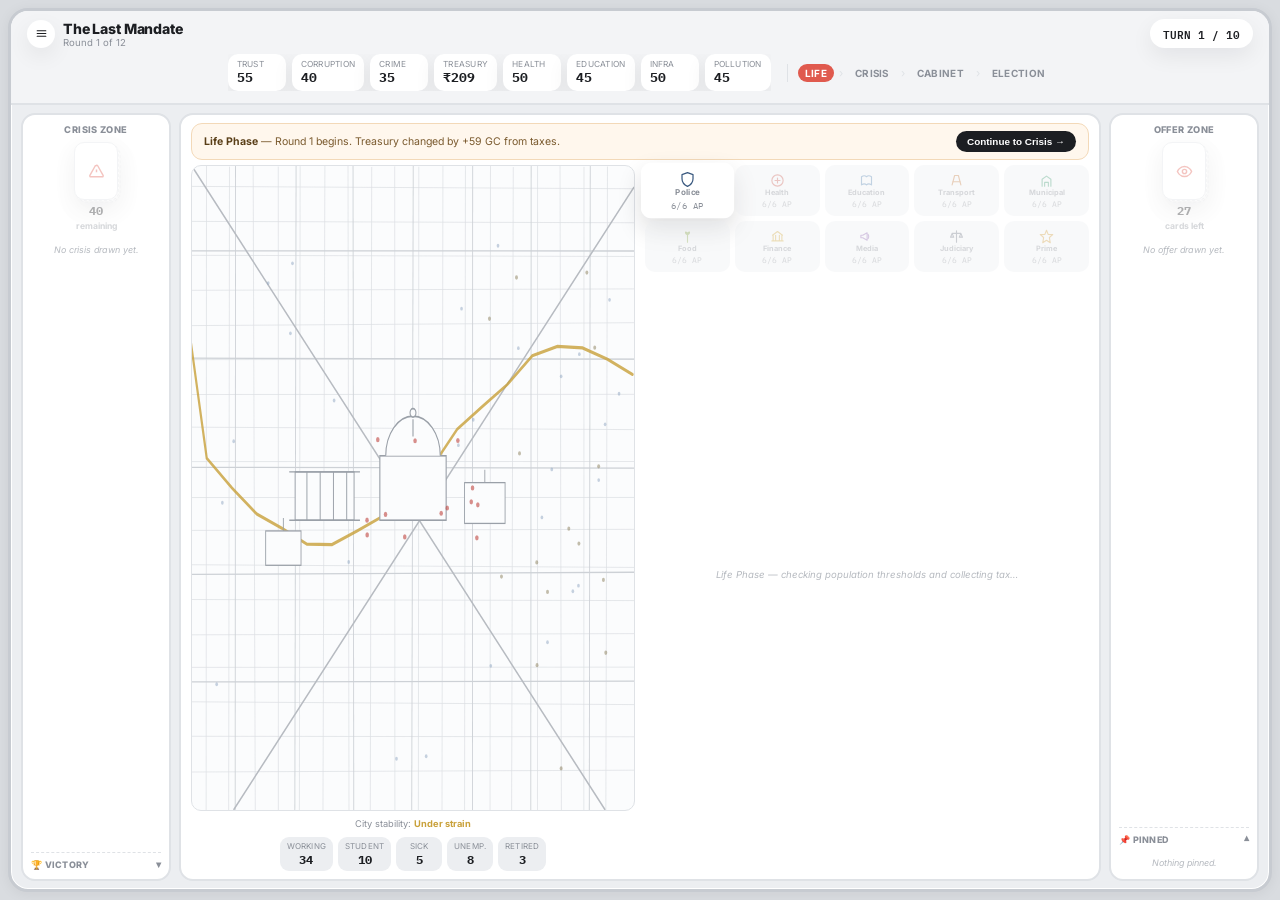
<file: last-mandate-project/index.html>
<!DOCTYPE html>
<html lang="en">
<head>
<meta charset="UTF-8">
<meta name="viewport" content="width=device-width, initial-scale=1.0">
<title>The Last Mandate</title>
<link rel="preconnect" href="https://fonts.googleapis.com">
<link href="https://fonts.googleapis.com/css2?family=Inter:wght@400;500;600;700;800&family=IBM+Plex+Mono:wght@500;600&display=swap" rel="stylesheet">
<style>
  :root{
    --bg:#eceef1; --card:#ffffff; --ink:#1c1e22; --dim:#8a8f98; --line:#dfe2e6;
    --accent:#e05a4e; --accent-soft:#fbe3e0; --good:#3f9a72;
    --shadow: 0 8px 22px rgba(20,20,30,0.07);
  }
  *{ box-sizing:border-box; }
  html, body{ height:100%; }
  body{ margin:0; background:#d9dce0; color:var(--ink); font-family:'Inter',sans-serif; -webkit-font-smoothing:antialiased; height:100vh; overflow:hidden; display:flex; flex-direction:column; }
  .mono{ font-family:'IBM Plex Mono',monospace; }

  .board-frame{ margin:8px; flex:1; min-height:0; display:flex; flex-direction:column; background:var(--bg); border:3px solid #c7cbd1; border-radius:20px; box-shadow:inset 0 0 0 1px #fff, 0 2px 14px rgba(0,0,0,0.06); overflow:hidden; }

  header{ flex:0 0 auto; padding:8px 16px 5px; border-bottom:2px solid var(--line); background:#f3f4f6; }
  .top-row{ display:flex; align-items:center; justify-content:space-between; }
  .brand{ display:flex; align-items:center; gap:8px; }
  .menu-dot{ width:28px; height:28px; border-radius:50%; background:var(--card); box-shadow:var(--shadow); display:flex; align-items:center; justify-content:center; flex-shrink:0; }
  .brand h1{ font-size:0.88rem; font-weight:800; margin:0; letter-spacing:-0.01em; }
  .brand p{ margin:0; font-size:0.6rem; color:var(--dim); }
  .round-chip{ background:var(--card); box-shadow:var(--shadow); border-radius:100px; padding:5px 13px; font-family:'IBM Plex Mono',monospace; font-size:0.66rem; font-weight:600; }
  .dash-row{ display:flex; align-items:center; justify-content:center; gap:16px; flex-wrap:wrap; padding:6px 0 7px; }
  .score-strip{ display:flex; gap:6px; overflow-x:auto; }
  .phase-crumb{ display:flex; align-items:center; gap:5px; flex-shrink:0; padding-left:10px; border-left:1.5px solid var(--line); }
  .crumb-item{ font-size:0.62rem; font-weight:700; color:var(--dim); text-transform:uppercase; letter-spacing:0.03em; padding:3px 7px; border-radius:20px; transition:all .3s ease; }
  .crumb-item.active{ color:#fff; background:var(--accent); }
  .crumb-item.done{ color:var(--good); }
  .crumb-sep{ color:var(--line); font-size:0.7rem; }
  .score-tile{ background:var(--card); border-radius:10px; padding:5px 9px; min-width:58px; flex-shrink:0; box-shadow:var(--shadow); transition:transform .5s cubic-bezier(.2,.8,.3,1), box-shadow .5s ease; }
  .score-tile .l{ font-size:0.52rem; color:var(--dim); text-transform:uppercase; letter-spacing:0.03em; }
  .score-tile .v{ font-family:'IBM Plex Mono',monospace; font-weight:700; font-size:0.8rem; }
  .score-tile.pulse{ transform:scale(1.4) translateY(-4px); box-shadow:0 16px 34px rgba(224,90,78,0.4); z-index:6; }
  .score-tile.pulse .v{ color:var(--accent); }
  .score-tile.pulse-good{ box-shadow:0 16px 34px rgba(63,154,114,0.4); }
  .score-tile.pulse-good .v{ color:var(--good); }

  .locked-note{ font-size:0.6rem; color:#b5b9bf; font-style:italic; text-align:center; padding:14px 0; }

  .play-area{ flex:1 1 auto; min-height:0; display:grid; grid-template-columns:150px 1fr 150px; gap:8px; padding:8px 10px; }
  @media(max-width:950px){ .play-area{ grid-template-columns:1fr; } .side-panel{ display:none; } }

  .side-panel{ background:var(--card); border:2px solid var(--line); border-radius:14px; padding:9px 8px; display:flex; flex-direction:column; gap:7px; min-height:0; }
  .side-panel h3{ font-size:0.58rem; text-transform:uppercase; letter-spacing:0.04em; color:var(--dim); margin:0; font-weight:800; text-align:center; }
  .deck{ display:flex; flex-direction:column; align-items:center; gap:3px; cursor:pointer; flex:0 0 auto; }
  .deck .stack{ position:relative; width:44px; height:58px; }
  .deck .card-back{ position:absolute; inset:0; border-radius:10px; background:var(--card); box-shadow:var(--shadow); display:flex; align-items:center; justify-content:center; border:1.5px dashed var(--line); }
  .deck .card-back:nth-child(1){ transform:translate(2.5px,2.5px); opacity:0.55; }
  .deck .card-back:nth-child(2){ transform:translate(1.2px,1.2px); opacity:0.8; }
  .deck .card-back.top{ transform:none; opacity:1; border-style:solid; transition:transform .15s ease; }
  .deck:active .card-back.top{ transform:scale(0.9); }
  .deck .card-back svg{ width:17px; height:17px; }
  .deck .count{ font-family:'IBM Plex Mono',monospace; font-size:0.74rem; font-weight:800; }
  .deck .lbl{ font-size:0.54rem; color:var(--dim); font-weight:700; }

  .mini-panel{ flex:0 0 auto; border-top:1px dashed var(--line); padding-top:6px; }
  .mini-panel-head{ display:flex; align-items:center; justify-content:space-between; cursor:pointer; }
  .mini-panel-head span{ font-size:0.56rem; font-weight:800; color:var(--dim); text-transform:uppercase; letter-spacing:0.03em; }
  .mini-panel-head .chev{ font-size:0.6rem; color:var(--dim); transition:transform .2s ease; }
  .mini-panel.open .chev{ transform:rotate(180deg); }
  .mini-panel-body{ display:none; font-size:0.58rem; line-height:1.4; color:#4a4d54; padding-top:6px; }
  .mini-panel.open .mini-panel-body{ display:block; }
  .mini-panel-body b{ color:var(--ink); }
  .mini-panel-body .row{ padding:4px 0; border-top:1px dashed var(--line); }
  .mini-panel-body .row:first-child{ border-top:none; }

  .side-log{ width:100%; flex:1; min-height:0; overflow-y:auto; display:flex; flex-direction:column; gap:4px; }
  .side-log-item{ font-size:0.56rem; color:#4a4d54; background:var(--bg); border-radius:7px; padding:5px 6px; line-height:1.25; animation:logIn .3s ease; }
  @keyframes logIn{ from{ opacity:0; transform:translateY(-6px);} to{ opacity:1; transform:none; } }
  .side-log-empty{ font-size:0.56rem; color:#b5b9bf; font-style:italic; text-align:center; margin-top:6px; }
  .pin-item{ display:flex; justify-content:space-between; gap:4px; font-size:0.56rem; background:var(--bg); border-left:2px solid var(--accent); border-radius:6px; padding:5px 6px; margin-bottom:4px; }
  .pin-item button{ background:none; border:none; color:var(--dim); cursor:pointer; font-size:0.7rem; line-height:1; padding:0; }

  main{ display:flex; flex-direction:column; min-height:0; gap:5px; background:var(--card); border:2px solid var(--line); border-radius:14px; padding:8px 10px; }

  .guide-banner{ flex:0 0 auto; background:#fff7ed; border:1.5px solid #f3d9b8; border-radius:11px; padding:7px 12px; font-size:0.66rem; color:#7a5a2e; display:flex; align-items:center; gap:8px; }
  .guide-banner b{ color:#5a3f18; }
  .guide-banner .gbtn{ margin-left:auto; background:var(--ink); color:#fff; border:none; padding:5px 11px; border-radius:100px; font-size:0.62rem; font-weight:700; cursor:pointer; flex-shrink:0; }
  .deck.locked{ opacity:0.35; pointer-events:none; }
  .dept-block.locked-turn{ opacity:0.35; }
  .city-caption{ text-align:center; padding:3px 0 4px; font-size:0.58rem; color:var(--dim); flex:0 0 auto; }
  .city-caption b{ color:var(--ink); }
  .pop-strip{ display:flex; gap:5px; flex:0 0 auto; justify-content:center; flex-wrap:wrap; }
  .pop-tile{ background:var(--bg); border-radius:9px; padding:4px 7px; text-align:center; min-width:46px; }
  .pop-tile .l{ font-size:0.5rem; color:var(--dim); text-transform:uppercase; letter-spacing:0.02em; }
  .pop-tile .v{ font-family:'IBM Plex Mono',monospace; font-weight:700; font-size:0.78rem; }

  .center-columns{ flex:1 1 auto; min-height:0; display:grid; grid-template-columns:1fr 1fr; gap:10px; }
  @media(max-width:760px){ .center-columns{ grid-template-columns:1fr; } }
  .map-col{ display:flex; flex-direction:column; min-height:0; gap:4px; }
  .dept-col{ display:flex; flex-direction:column; min-height:0; gap:6px; }

  .cityscape-wrap{ border-radius:10px; overflow:hidden; flex:1 1 auto; min-height:0; background:#fbfcfd; border:1px solid var(--line); }
  .cityscape-wrap svg{ width:100%; height:100%; display:block; }

  .dept-grid{ display:grid; grid-template-columns:repeat(5,1fr); gap:5px; flex:0 0 auto; }
  .dept-block{ background:var(--bg); border-radius:10px; padding:5px 3px; display:flex; flex-direction:column; align-items:center; gap:2px; cursor:pointer; opacity:0.6; transition:all .35s cubic-bezier(.2,.8,.3,1); border:2px solid transparent; }
  .dept-block .ic{ width:15px; height:15px; }
  .dept-block .nm{ font-size:0.46rem; font-weight:700; color:var(--dim); text-align:center; line-height:1.1; }
  .dept-block .ap{ font-family:'IBM Plex Mono',monospace; font-size:0.5rem; color:var(--dim); }
  .dept-block.active{ opacity:1; background:#fff; transform:scale(1.1); box-shadow:0 10px 22px rgba(20,20,30,0.14); }

  #focusMount{ flex:1 1 auto; min-height:0; display:flex; position:relative; }
  .focus-card{ background:var(--card); border:2px solid var(--line); border-radius:16px; box-shadow:var(--shadow); padding:10px 14px; position:relative; overflow:hidden; flex:1; display:flex; flex-direction:column; min-height:0; }
  .focus-card.enter{ animation:cardPop .5s cubic-bezier(.2,.8,.3,1); }
  .focus-card.exit{ animation:cardOut .18s ease forwards; }
  @keyframes cardPop{ from{ opacity:0; transform:scale(0.92) translateX(20px);} to{ opacity:1; transform:none; } }
  @keyframes cardOut{ from{ opacity:1; transform:none;} to{ opacity:0; transform:scale(0.95) translateX(-14px);} }
  .focus-card::before{ content:''; position:absolute; top:0; left:0; width:4px; height:100%; background:var(--accent-dept, var(--accent)); }
  .focus-head{ display:flex; align-items:center; gap:8px; margin-bottom:2px; flex:0 0 auto; }
  .focus-icon{ width:30px; height:30px; border-radius:9px; background:var(--accent-soft-dept, var(--accent-soft)); display:flex; align-items:center; justify-content:center; flex-shrink:0; }
  .focus-icon svg{ width:16px; height:16px; }
  .focus-head h2{ margin:0; font-size:0.9rem; font-weight:800; letter-spacing:-0.01em; }
  .focus-head p{ margin:0; font-size:0.62rem; color:var(--dim); }

  .focus-stats{ display:flex; gap:10px; margin:6px 0 6px; flex-wrap:wrap; flex:0 0 auto; }
  .fstat .l{ font-size:0.54rem; color:var(--dim); text-transform:uppercase; letter-spacing:0.03em; }
  .fstat .v{ font-family:'IBM Plex Mono',monospace; font-weight:700; font-size:0.86rem; display:inline-block; transition:transform .3s ease, color .3s ease; }
  .fstat.pulse .v{ transform:scale(1.4); color:var(--accent); }
  .fstat.pulse-good .v{ transform:scale(1.4); color:var(--good); }

  .focus-scroll{ flex:1 1 auto; min-height:0; overflow-y:auto; padding-right:2px; }
  .section-label{ font-size:0.56rem; font-weight:800; text-transform:uppercase; letter-spacing:0.04em; color:var(--dim); margin:6px 0 4px; }
  .action-grid{ display:grid; grid-template-columns:1fr; gap:6px; }
  .action-btn{ background:var(--bg); border:1.5px solid var(--line); border-radius:11px; padding:7px 9px; text-align:left; cursor:pointer; transition:all .15s ease; font-family:'Inter',sans-serif; }
  .action-btn:hover:not(:disabled){ border-color:var(--accent-dept, var(--accent)); background:#fff; transform:translateY(-1px); box-shadow:0 6px 14px rgba(20,20,30,0.08); }
  .action-btn:active:not(:disabled){ transform:scale(0.97); }
  .action-btn:disabled{ opacity:0.35; cursor:not-allowed; }
  .action-btn .an{ font-weight:700; font-size:0.7rem; display:flex; justify-content:space-between; align-items:center; }
  .action-btn .ac{ font-family:'IBM Plex Mono',monospace; font-size:0.58rem; color:var(--dim); background:#fff; padding:1px 5px; border-radius:20px; }
  .action-btn .ae{ font-size:0.6rem; color:var(--dim); margin-top:2px; line-height:1.25; }

  .tier-row{ display:flex; align-items:center; justify-content:space-between; gap:6px; font-size:0.62rem; padding:5px 8px; border-radius:9px; margin-bottom:4px; cursor:pointer; background:var(--bg); border:1.5px solid transparent; }
  .tier-row:hover{ border-color:var(--accent-dept, var(--accent)); }
  .tier-row.done{ opacity:0.5; text-decoration:line-through; cursor:default; }
  .tier-row.done:hover{ border-color:transparent; }
  .tier-row .tc{ font-family:'IBM Plex Mono',monospace; font-size:0.56rem; color:var(--dim); white-space:nowrap; }

  .res-row{ display:flex; justify-content:space-between; font-size:0.64rem; padding:3px 0; }
  .res-row .l{ color:var(--dim); }
  .res-row .v{ font-family:'IBM Plex Mono',monospace; font-weight:700; }

  .end-turn-row{ display:flex; justify-content:flex-end; flex:0 0 auto; padding-top:5px; }
  .end-turn-btn{ background:var(--ink); color:#fff; border:none; padding:7px 14px; border-radius:100px; font-weight:700; font-size:0.7rem; cursor:pointer; display:flex; align-items:center; gap:5px; }
  .end-turn-btn:active{ transform:scale(0.95); }

  .float-num{ position:fixed; transform:translate(-50%,0); font-family:'IBM Plex Mono',monospace; font-weight:800; font-size:1.05rem; pointer-events:none; z-index:200; opacity:1; transition:transform .9s cubic-bezier(.15,.8,.2,1), opacity .9s ease; text-shadow:0 2px 8px rgba(255,255,255,0.9); }
  .float-num.bad{ color:var(--accent); } .float-num.good{ color:var(--good); }
  .float-num.go{ transform:translate(-50%,-65px) scale(1.3); opacity:0; }

  .overlay{ position:fixed; inset:0; background:rgba(20,20,25,0.5); backdrop-filter:blur(4px); display:flex; align-items:center; justify-content:center; z-index:60; padding:20px; }
  .hidden{ display:none !important; }
  .reveal-card{ background:var(--card); border-radius:22px; box-shadow:0 34px 80px rgba(0,0,0,0.3); padding:24px 22px; max-width:320px; width:100%; max-height:86vh; overflow-y:auto; }
  .reveal-card.from-left{ animation:flyInLeft .55s cubic-bezier(.16,.85,.3,1); }
  .reveal-card.from-right{ animation:flyInRight .55s cubic-bezier(.16,.85,.3,1); }
  @keyframes flyInLeft{ from{ transform:translateX(-260px) rotate(-10deg) scale(0.8); opacity:0;} to{ transform:none; opacity:1; } }
  @keyframes flyInRight{ from{ transform:translateX(260px) rotate(10deg) scale(0.8); opacity:0;} to{ transform:none; opacity:1; } }
  .reveal-kicker{ font-size:0.64rem; font-weight:800; text-transform:uppercase; letter-spacing:0.05em; color:var(--accent); margin-bottom:6px; }
  .reveal-card h2{ margin:0 0 8px; font-size:1.15rem; }
  .reveal-tags{ display:flex; gap:5px; flex-wrap:wrap; margin-bottom:10px; }
  .reveal-tag{ background:var(--accent-soft); color:var(--accent); font-size:0.6rem; font-weight:700; padding:3px 9px; border-radius:20px; }
  .reveal-card p.body{ font-size:0.78rem; color:#4a4d54; line-height:1.5; margin-bottom:11px; }
  .reveal-effect{ background:var(--bg); border-radius:11px; padding:8px 10px; font-size:0.74rem; color:var(--ink); margin-bottom:6px; }
  .reveal-actions{ display:flex; gap:8px; margin-top:12px; }
  .reveal-actions button{ flex:1; border:none; padding:10px; border-radius:100px; font-weight:700; cursor:pointer; font-size:0.78rem; }
  .btn-accept{ background:var(--ink); color:#fff; } .btn-decline{ background:var(--bg); color:var(--ink); } .btn-ok{ background:var(--ink); color:#fff; width:100%; }
  .pin-btn{ width:100%; margin-top:8px; background:transparent; border:1.5px dashed var(--accent); color:var(--accent); padding:8px; border-radius:10px; font-size:0.7rem; font-weight:700; cursor:pointer; }
  .pin-btn.hidden{ display:none; }
  .pin-btn:disabled{ opacity:0.4; }
</style>
</head>
<body>

<div class="board-frame">
  <header>
    <div class="top-row">
      <div class="brand">
        <div class="menu-dot"><svg viewBox="0 0 24 24" width="13" height="13" fill="none" stroke="#1c1e22" stroke-width="2" stroke-linecap="round"><path d="M4 7h16M4 12h16M4 17h16"/></svg></div>
        <div><h1>The Last Mandate</h1><p>Round <span id="roundNum">1</span> of 12</p></div>
      </div>
      <div class="round-chip" id="phaseChip">TURN 1 / 10</div>
    </div>
    <div class="dash-row">
      <div class="score-strip" id="scoreStrip"></div>
      <div class="phase-crumb" id="phaseSteps"></div>
    </div>
  </header>

  <div class="play-area">
    <div class="side-panel">
      <h3>Crisis Zone</h3>
      <div class="deck" id="crisisDeck">
        <div class="stack"><div class="card-back"></div><div class="card-back"></div>
          <div class="card-back top"><svg viewBox="0 0 24 24" fill="none" stroke="#e05a4e" stroke-width="2"><path d="M12 9v4M12 17h.01M10.3 3.9L2.7 17.5c-.5.9.1 2 1.1 2h16.4c1 0 1.6-1.1 1.1-2L13.7 3.9c-.5-.9-1.9-.9-2.4 0z"/></svg></div>
        </div>
        <div class="count" id="crisisCount"></div>
        <div class="lbl">remaining</div>
      </div>
      <div class="side-log" id="crisisLog"><div class="side-log-empty">No crisis drawn yet.</div></div>
      <div class="mini-panel" id="victoryPanel">
        <div class="mini-panel-head" id="victoryToggle"><span>🏆 Victory</span><span class="chev">▾</span></div>
        <div class="mini-panel-body">
          <div class="row"><b>Reform</b> (Rd 12): Corruption ≤15, Trust ≥85, Health ≥80, Education ≥80, Crime ≤20, Treasury ≥0.</div>
          <div class="row"><b>Oligarch</b> (any round): a dept's Wealth ≥150 <i>and</i> its Reputation beats national Trust. Wealth alone never wins.</div>
          <div class="row"><b>Collapse</b>: Corruption hits 95 — everyone loses instantly.</div>
        </div>
      </div>
    </div>

    <main>
      <div class="guide-banner" id="guideBanner"></div>
      <div class="center-columns">
        <div class="map-col">
          <div class="cityscape-wrap"><svg id="citySvg" viewBox="0 0 600 600" preserveAspectRatio="none"></svg></div>
          <div class="city-caption">City stability: <b id="chaosLabel">Stable</b></div>
          <div class="pop-strip" id="popStrip"></div>
        </div>
        <div class="dept-col">
          <div class="dept-grid" id="deptGrid"></div>
          <div id="focusMount"></div>
        </div>
      </div>
    </main>

    <div class="side-panel">
      <h3>Offer Zone</h3>
      <div class="deck" id="bribeDeck">
        <div class="stack"><div class="card-back"></div><div class="card-back"></div>
          <div class="card-back top"><svg viewBox="0 0 24 24" fill="none" stroke="#e05a4e" stroke-width="2"><path d="M2 12s3-7 10-7 10 7 10 7-3 7-10 7-10-7-10-7z"/><circle cx="12" cy="12" r="3"/></svg></div>
        </div>
        <div class="count" id="bribeCount"></div>
        <div class="lbl">cards left</div>
      </div>
      <div class="side-log" id="bribeLog"><div class="side-log-empty">No offer drawn yet.</div></div>
      <div class="mini-panel open" id="pinnedPanel">
        <div class="mini-panel-head" id="pinnedToggle"><span>📌 Pinned</span><span class="chev">▾</span></div>
        <div class="mini-panel-body" style="display:block;">
          <div id="pinnedList"><div class="side-log-empty">Nothing pinned.</div></div>
        </div>
      </div>
    </div>
  </div>
</div>

<div class="overlay hidden" id="revealOverlay">
  <div class="reveal-card" id="revealCard">
    <div class="reveal-kicker" id="revealKicker">Crisis</div>
    <h2 id="revealTitle"></h2>
    <div class="reveal-tags" id="revealTags"></div>
    <p class="body" id="revealBody"></p>
    <div class="reveal-effect" id="revealEffect"></div>
    <div id="revealDecision"></div>
    <button class="pin-btn hidden" id="pinBtn">📌 Pin as a reminder for later rounds</button>
  </div>
</div>

<script src="data.js"></script>
<script>
const clamp=(v,lo=0,hi=100)=>Math.max(lo,Math.min(hi,v));

let S = {
  round:1, turnIndex:0, phase:'department', pins:[], gameOver:false,
  stats:{ trust:55, corruption:40, crime:35, health:50, education:45, infrastructure:50,
          pollution:45, employment:60, foodSafety:55, inflation:6, treasury:150, debt:200 },
  pop:{ working:34, student:10, sick:5, unemployed:8, retired:3 },
  dep:{},
};
DEPT_LIST.forEach(function(d){
  const res = {}; d.resources.forEach(function(r){ res[r.key]=r.start; });
  S.dep[d.id] = { ap:6, apMax:6, rep:50, wealth:0, tier:0, res:res };
});

const STAT_META = [
  ['trust','Trust'],['corruption','Corruption'],['crime','Crime'],['treasury','Treasury'],
  ['health','Health'],['education','Education'],['infrastructure','Infra'],['pollution','Pollution'],
];
const STAT_WORDS = { 'trust':'trust','corruption':'corruption','crime':'crime','health':'health','education':'education',
  'infrastructure':'infrastructure','pollution':'pollution','employment':'employment',
  'food safety':'foodSafety','inflation':'inflation','treasury':'treasury','national debt':'debt','debt':'debt' };
const PHASES = ['life','crisis','department','election'];
const PHASE_LABELS = { life:'Life', crisis:'Crisis', department:'Cabinet', election:'Election' };

/* ---------------- generic effect parser: text -> stat/resource deltas ---------------- */
function parseEffectDeltas(text, dept){
  const out = []; const seen = {};
  function tryMatch(labelRaw, sign, n){
    const label = labelRaw.trim().toLowerCase().replace(/[.,;].*$/,'').trim();
    if(!label) return;
    if(dept && dept.resources.length){
      for(let i=0;i<dept.resources.length;i++){
        const r = dept.resources[i];
        const stem = r.label.toLowerCase().replace(/s$/,'');
        if(label===r.label.toLowerCase() || label.indexOf(stem)===0){
          const k='res:'+r.key; if(seen[k]) return; seen[k]=1;
          out.push({type:'resource', key:r.key, sign:sign, n:n, label:r.label}); return;
        }
      }
    }
    let statKey = STAT_WORDS[label];
    if(!statKey){ const firstWord = label.split(' ').slice(0,2).join(' '); statKey = STAT_WORDS[firstWord]; }
    if(statKey){
      const k='stat:'+statKey; if(seen[k]) return; seen[k]=1;
      out.push({type:'stat', key:statKey, sign:sign, n:n, label:labelRaw});
    }
  }
  let m;
  const re1 = /([A-Za-z][A-Za-z ]{2,26}?)\s*([+\u2212-])\s*(\d+)/g;
  while((m = re1.exec(text))) tryMatch(m[1], m[2]==='+'?1:-1, parseInt(m[3],10));
  const re2 = /([+\u2212-])\s*(\d+)\s+([A-Za-z][A-Za-z ]{2,26})/g;
  while((m = re2.exec(text))) tryMatch(m[3], m[1]==='+'?1:-1, parseInt(m[2],10));
  return out;
}
function applyStatDelta(key, amount){
  if(key==='treasury'){ S.stats.treasury = Math.max(0, S.stats.treasury+amount); return; }
  if(key==='debt'){ S.stats.debt = Math.max(0, S.stats.debt+amount); return; }
  if(key==='inflation'){ S.stats.inflation = clamp(S.stats.inflation+amount,0,20); return; }
  if(key in S.stats){ S.stats[key] = clamp(S.stats[key]+amount); return; }
}
function applyDeltas(dept, deltas, depState){
  deltas.forEach(function(d){
    if(d.type==='resource'){ depState.res[d.key] = Math.max(0, depState.res[d.key] + d.sign*d.n); }
    else { applyStatDelta(d.key, d.sign*d.n); }
  });
}
function hasLingering(text){
  return /for \d+ rounds?|next \d+|\/round\b|it continues|next round|next draw|scheduled|permanently protected|protected from expose/i.test(text);
}

function chaosScore(){ return clamp(Math.round((S.stats.corruption + S.stats.pollution + (100-S.stats.trust) + S.stats.crime)/4)); }

/* ---------------- feedback ---------------- */
function floatNumber(el, text, isGood){
  if(!el) return;
  const rect = el.getBoundingClientRect();
  const span = document.createElement('div');
  span.className = 'float-num ' + (isGood?'good':'bad');
  span.textContent = text;
  span.style.left = (rect.left + rect.width/2) + 'px';
  span.style.top = (rect.top - 4) + 'px';
  document.body.appendChild(span);
  const raf = (typeof requestAnimationFrame==='function') ? requestAnimationFrame : function(cb){ setTimeout(cb,16); };
  raf(function(){ span.classList.add('go'); });
  setTimeout(function(){ span.remove(); }, 950);
}
function pulseEl(el, good, deltaText){
  if(!el) return;
  el.classList.remove('pulse','pulse-good'); void el.offsetWidth;
  el.classList.add(good?'pulse-good':'pulse');
  if(deltaText) floatNumber(el, deltaText, good);
  setTimeout(function(){ el.classList.remove('pulse','pulse-good'); }, 750);
}
function nowMs(){ return (typeof performance!=='undefined' && performance.now) ? performance.now() : Date.now(); }
function raf(cb){ return (typeof requestAnimationFrame==='function') ? requestAnimationFrame(cb) : setTimeout(cb,16); }
/* The actual counting animation — ticks the displayed number from `from` to `to`
   over `dur` ms, glowing the tile the whole time it's counting, not just a flash. */
function countUpValue(tileEl, valueEl, from, to, isMoney, good, dur){
  if(!valueEl || from===to){ return; }
  dur = dur || 800;
  tileEl.classList.remove('pulse','pulse-good'); void tileEl.offsetWidth;
  tileEl.classList.add(good?'pulse-good':'pulse');
  const start = nowMs();
  function step(){
    const t = Math.min(1, (nowMs()-start)/dur);
    const eased = 1-Math.pow(1-t,3);
    const cur = Math.round(from + (to-from)*eased);
    valueEl.textContent = isMoney ? ('\u20b9'+cur) : String(cur);
    if(t<1){ raf(step); }
    else {
      valueEl.textContent = isMoney ? ('\u20b9'+to) : String(to);
      setTimeout(function(){ tileEl.classList.remove('pulse','pulse-good'); }, 250);
    }
  }
  raf(step);
  if(Math.abs(to-from)>=1) floatNumber(tileEl, (to>from?'+':'')+(to-from), good);
}
function snapshotNationalStats(){
  const s = {}; STAT_META.forEach(function(p){ s[p[0]] = S.stats[p[0]]; }); return s;
}
const BAD_KEYS = ['crime','corruption','pollution','inflation'];
/* Animates every national score tile that actually changed, in place, using the
   real live DOM elements — called only after any popup covering them is closed. */
function animateNationalStats(oldSnap, totalDurOut){
  let maxDur = 0;
  STAT_META.forEach(function(p, idx){
    const key = p[0];
    const from = oldSnap[key], to = S.stats[key];
    if(from===to) return;
    const tile = document.getElementById('score-'+key);
    if(!tile) return;
    const valEl = tile.querySelector('.v');
    const isMoney = key==='treasury';
    const good = BAD_KEYS.indexOf(key)>-1 ? to<from : to>from;
    const dur = 700 + idx*40; // slight stagger so multi-stat crisis effects don't all land at once
    countUpValue(tile, valEl, from, to, isMoney, good, dur);
    maxDur = Math.max(maxDur, dur);
  });
  return maxDur;
}
/* Same idea as animateNationalStats, but for the AP/Reputation/Wealth numbers
   inside the currently-open focus card — these are department-private, not
   part of the national score strip, so they need their own pass. */
function animateFocusDeptStats(beforeDep){
  const map = [
    ['fstat-ap', beforeDep.ap, S.dep[DEPT_LIST[S.turnIndex].id].ap, false],
    ['fstat-rep', beforeDep.rep, S.dep[DEPT_LIST[S.turnIndex].id].rep, true],
    ['fstat-wealth', beforeDep.wealth, S.dep[DEPT_LIST[S.turnIndex].id].wealth, true],
  ];
  map.forEach(function(m){
    const tile = document.getElementById(m[0]);
    if(!tile) return;
    const valEl = tile.querySelector('.v');
    const from = m[1], to = m[2], isMoney = m[3];
    const good = to>from;
    countUpValue(tile, valEl, from, to, isMoney, good, 750);
  });
}

/* ---------------- city map (denser street grid + river) ---------------- */
function renderCity(){
  const chaos = chaosScore();
  const jitter = function(amp){ return (Math.random()-0.5)*amp*(chaos/100); };
  const parts = [];
  for(let x=20; x<=580; x+=32){ parts.push('<line x1="'+(x+jitter(6)).toFixed(1)+'" y1="'+jitter(5).toFixed(1)+'" x2="'+(x+jitter(11)).toFixed(1)+'" y2="600" stroke="#dde0e4" stroke-width="0.8"/>'); }
  for(let y=20; y<=580; y+=32){ parts.push('<line x1="0" y1="'+(y+jitter(5)).toFixed(1)+'" x2="600" y2="'+(y+jitter(10)).toFixed(1)+'" stroke="#dde0e4" stroke-width="0.8"/>'); }
  const vXs=[60,140,220,300,380,460,540]; vXs.forEach(function(x){ parts.push('<line x1="'+(x+jitter(7)).toFixed(1)+'" y1="0" x2="'+(x+jitter(13)).toFixed(1)+'" y2="600" stroke="#cdd1d6" stroke-width="1.2"/>'); });
  const hYs=[80,180,280,380,480]; hYs.forEach(function(y){ parts.push('<line x1="0" y1="'+(y+jitter(6)).toFixed(1)+'" x2="600" y2="'+(y+jitter(12)).toFixed(1)+'" stroke="#cdd1d6" stroke-width="1.2"/>'); });
  parts.push('<line x1="'+jitter(20).toFixed(1)+'" y1="0" x2="'+(560+jitter(20)).toFixed(1)+'" y2="600" stroke="#b7bbc1" stroke-width="1.8"/>');
  parts.push('<line x1="600" y1="'+(20+jitter(20)).toFixed(1)+'" x2="'+(60+jitter(20)).toFixed(1)+'" y2="600" stroke="#b7bbc1" stroke-width="1.8"/>');
  let river = 'M -10 '+(120+jitter(16)).toFixed(1);
  for(let x=20; x<=630; x+=34){ const y = 260 + Math.sin(x/110)*90 + jitter(24); river += ' L'+x.toFixed(1)+' '+y.toFixed(1); }
  const riverColor = chaos>65 ? '#e05a4e' : (chaos>35 ? '#c9a13a' : '#7c9fc9');
  parts.push('<path d="'+river+'" fill="none" stroke="'+riverColor+'" stroke-width="3" opacity="0.8" stroke-linecap="round"/>');

  /* Government district — unlabeled building silhouettes, fixed positions on the square canvas */
  const bstroke = '#9aa0a8';
  parts.push('<g stroke="'+bstroke+'" stroke-width="1.5" fill="#fbfcfd">'+
    '<rect x="255" y="270" width="90" height="60"/>'+
    '<path d="M263 270 A32 32 0 0 1 337 270"/>'+
    '<line x1="300" y1="236" x2="300" y2="252"/>'+
    '<circle cx="300" cy="230" r="4"/>'+
  '</g>');
  parts.push('<g stroke="'+bstroke+'" stroke-width="1.3" fill="#fbfcfd">'+
    '<rect x="140" y="285" width="80" height="45"/>'+
    '<line x1="132" y1="285" x2="228" y2="285"/>'+
    '<line x1="156" y1="285" x2="156" y2="330"/>'+
    '<line x1="174" y1="285" x2="174" y2="330"/>'+
    '<line x1="192" y1="285" x2="192" y2="330"/>'+
    '<line x1="210" y1="285" x2="210" y2="330"/>'+
    '<line x1="132" y1="330" x2="228" y2="330"/>'+
  '</g>');
  [[370,295,55,38],[100,340,48,32]].forEach(function(b){
    parts.push('<g stroke="'+bstroke+'" stroke-width="1.2" fill="#fbfcfd">'+
      '<rect x="'+b[0]+'" y="'+b[1]+'" width="'+b[2]+'" height="'+b[3]+'"/>'+
      '<line x1="'+(b[0]+b[2]/2)+'" y1="'+b[1]+'" x2="'+(b[0]+b[2]/2)+'" y2="'+(b[1]-12)+'"/>'+
    '</g>');
  });

  /* Data-driven dots — population, corruption, pollution, scaled to live stats */
  const popN = Math.round(S.stats.employment/2.2);
  for(let i=0;i<popN;i++){
    const x = 20+Math.random()*560, y = 20+Math.random()*560;
    parts.push('<circle cx="'+x.toFixed(1)+'" cy="'+y.toFixed(1)+'" r="1.8" fill="#8fa5c2" opacity="0.5"/>');
  }
  const corN = Math.round(S.stats.corruption/3);
  for(let i=0;i<corN;i++){
    const x = 230+Math.random()*160+jitter(30), y = 250+Math.random()*110+jitter(30);
    parts.push('<circle cx="'+x.toFixed(1)+'" cy="'+y.toFixed(1)+'" r="2.4" fill="#c0453f" opacity="0.6"/>');
  }
  const polN = Math.round(S.stats.pollution/3);
  for(let i=0;i<polN;i++){
    const x = 400+Math.random()*180, y = 30+Math.random()*540;
    parts.push('<circle cx="'+x.toFixed(1)+'" cy="'+y.toFixed(1)+'" r="2" fill="#8a7d5a" opacity="0.5"/>');
  }

  document.getElementById('citySvg').innerHTML = parts.join('');
  const label = chaos>65 ? 'Fraying' : (chaos>35 ? 'Under strain' : 'Stable');
  const el = document.getElementById('chaosLabel'); el.textContent = label; el.style.color = riverColor;
}

/* ---------------- score / phase ---------------- */
function renderPop(){
  const meta = [['working','Working'],['student','Student'],['sick','Sick'],['unemployed','Unemp.'],['retired','Retired']];
  document.getElementById('popStrip').innerHTML = meta.map(function(p){
    return '<div class="pop-tile" id="pop-'+p[0]+'"><div class="l">'+p[1]+'</div><div class="v mono">'+S.pop[p[0]]+'</div></div>';
  }).join('');
}
function movePop(from, to, n){
  const moved = Math.min(n, S.pop[from]||0);
  if(moved<=0) return 0;
  S.pop[from] -= moved; S.pop[to] = (S.pop[to]||0) + moved;
  return moved;
}
function applyPopMoves(text){
  const re = /Move (\d+) cubes?\s+(\w+)\s*(?:\u2192|->|to)\s*(\w+)/gi;
  let m, moved=false;
  while((m = re.exec(text))){
    const n=parseInt(m[1],10), from=m[2].toLowerCase(), to=m[3].toLowerCase();
    if(S.pop.hasOwnProperty(from) && S.pop.hasOwnProperty(to)){ movePop(from,to,n); moved=true; }
  }
  if(/Remove 1 (population )?cube|1 death/i.test(text)){
    if(S.pop.sick>0) S.pop.sick -= 1; else if(S.pop.working>0) S.pop.working -= 1;
    moved = true;
  }
  return moved;
}
function renderScoreStrip(highlightKey, good, deltaText){
  document.getElementById('scoreStrip').innerHTML = STAT_META.map(function(p){
    const v = p[0]==='treasury' ? '\u20b9'+S.stats[p[0]] : S.stats[p[0]];
    return '<div class="score-tile" id="score-'+p[0]+'"><div class="l">'+p[1]+'</div><div class="v mono">'+v+'</div></div>';
  }).join('');
  if(highlightKey) pulseEl(document.getElementById('score-'+highlightKey), good, deltaText);
}
function renderPhaseSteps(){
  const curIdx = PHASES.indexOf(S.phase);
  document.getElementById('phaseSteps').innerHTML = PHASES.map(function(p,i){
    const cls = p===S.phase ? 'active' : (i<curIdx ? 'done' : '');
    const item = '<span class="crumb-item '+cls+'">'+PHASE_LABELS[p]+'</span>';
    return i < PHASES.length-1 ? item+'<span class="crumb-sep">\u203a</span>' : item;
  }).join('');
}
function addLog(id, text){
  const el = document.getElementById(id);
  if(el.querySelector('.side-log-empty')) el.innerHTML='';
  const item = document.createElement('div'); item.className='side-log-item'; item.textContent=text;
  el.insertBefore(item, el.firstChild);
  while(el.children.length>5) el.removeChild(el.lastChild);
}
function renderPinned(){
  const el = document.getElementById('pinnedList');
  if(S.pins.length===0){ el.innerHTML='<div class="side-log-empty">Nothing pinned.</div>'; return; }
  el.innerHTML = S.pins.map(function(p,i){
    return '<div class="pin-item"><span>'+p+'</span><button data-i="'+i+'">×</button></div>';
  }).join('');
  el.querySelectorAll('button').forEach(function(b){
    b.addEventListener('click', function(){ S.pins.splice(+b.dataset.i,1); renderPinned(); });
  });
}

/* ---------------- department block grid ---------------- */
function renderDeptGrid(){
  document.getElementById('deptGrid').innerHTML = DEPT_LIST.map(function(d,i){
    const dep = S.dep[d.id];
    const locked = S.phase!=='department';
    return '<div class="dept-block '+(i===S.turnIndex?'active':'')+(locked?' locked-turn':'')+'" data-i="'+i+'">'+
      '<div class="ic"><svg viewBox="0 0 24 24" fill="none" stroke="'+d.color+'" stroke-width="1.8" stroke-linecap="round" stroke-linejoin="round">'+d.icon+'</svg></div>'+
      '<div class="nm">'+d.name.split(' ')[0]+'</div>'+
      '<div class="ap">'+dep.ap+'/'+dep.apMax+' AP</div>'+
    '</div>';
  }).join('');
  document.querySelectorAll('.dept-block').forEach(function(el){
    el.addEventListener('click', function(){ changeTurn(+el.dataset.i); });
  });
}

/* ---------------- focus panel (full detail) ---------------- */
function tierCost(idx){
  const m = TIER_COSTS[idx].match(/(\d+)\s*AP.*?\u20b9(\d+)/);
  return { ap: m?parseInt(m[1],10):3, gc: m?parseInt(m[2],10):20 };
}

function renderFocus(entering){
  const d = DEPT_LIST[S.turnIndex];
  const dep = S.dep[d.id];
  const mount = document.getElementById('focusMount');
  const val = d.stat==='treasury' ? '\u20b9'+S.stats.treasury : (d.stat ? S.stats[d.stat] : '—');

  const resHTML = d.resources.map(function(r){
    return '<div class="res-row"><span class="l">'+r.label+'</span><span class="v mono">'+dep.res[r.key]+'</span></div>';
  }).join('');

  const actionsHTML = d.actions.map(function(a,i){
    const cost = parseInt(a[1],10);
    const disabled = isNaN(cost) || cost>dep.ap;
    return '<button class="action-btn" data-i="'+i+'" '+(disabled?'disabled':'')+'>'+
      '<div class="an"><span>'+a[0]+'</span><span class="ac">'+a[1]+'</span></div>'+
      '<div class="ae">'+a[2]+'</div>'+
    '</button>';
  }).join('');

  const tiersHTML = d.tiers.length ? d.tiers.map(function(t,i){
    const done = i<dep.tier;
    const cost = tierCost(i);
    return '<div class="tier-row '+(done?'done':'')+'" data-tier="'+i+'"><span>'+t+'</span><span class="tc">'+(done?'unlocked':cost.ap+' AP + \u20b9'+cost.gc)+'</span></div>';
  }).join('') : '<div style="font-size:0.6rem;color:var(--dim);">No upgrade tree — sponsors others instead.</div>';

  mount.innerHTML =
    '<div class="focus-card '+(entering?'enter':'')+'" style="--accent-dept:'+d.color+'; --accent-soft-dept:'+d.soft+';">'+
      '<div class="focus-head">'+
        '<div class="focus-icon" style="background:'+d.soft+';"><svg viewBox="0 0 24 24" fill="none" stroke="'+d.color+'" stroke-width="1.8" stroke-linecap="round" stroke-linejoin="round">'+d.icon+'</svg></div>'+
        '<div><h2>'+d.name+'</h2><p>Its turn — choose an action, upgrade, or pass.</p></div>'+
      '</div>'+
      '<div class="focus-stats">'+
        '<div class="fstat" id="fstat-primary"><div class="l">'+(d.stat||'—')+'</div><div class="v mono">'+val+'</div></div>'+
        '<div class="fstat" id="fstat-ap"><div class="l">AP</div><div class="v mono">'+dep.ap+'/'+dep.apMax+'</div></div>'+
        '<div class="fstat" id="fstat-rep"><div class="l">Reputation</div><div class="v mono">'+dep.rep+'</div></div>'+
        '<div class="fstat" id="fstat-wealth"><div class="l">Wealth</div><div class="v mono">\u20b9'+dep.wealth+'</div></div>'+
      '</div>'+
      '<div class="focus-scroll">'+
        (d.resources.length ? '<div class="section-label">Resources</div>'+resHTML : '')+
        '<div class="section-label">Actions</div>'+
        '<div class="action-grid">'+actionsHTML+'</div>'+
        '<div class="section-label">Upgrade Tree — Tier '+dep.tier+'</div>'+
        tiersHTML+
      '</div>'+
      '<div class="end-turn-row"><button class="end-turn-btn" id="endTurnBtn">End Turn'+
        '<svg viewBox="0 0 24 24" width="12" height="12" fill="none" stroke="#fff" stroke-width="2.6" stroke-linecap="round" stroke-linejoin="round"><path d="M5 12h14M13 6l6 6-6 6"/></svg>'+
      '</button></div>'+
    '</div>';

  mount.querySelectorAll('.action-btn').forEach(function(btn){
    btn.addEventListener('click', function(){
      const i = +btn.dataset.i, a = d.actions[i], cost = parseInt(a[1],10);
      if(isNaN(cost) || cost>dep.ap) return;
      const beforeNat = snapshotNationalStats();
      const beforeAp = dep.ap;
      dep.ap -= cost;
      const deltas = parseEffectDeltas(a[2], d);
      applyDeltas(d, deltas, dep);
      const popMoved = applyPopMoves(a[2]);
      const dur = animateNationalStats(beforeNat);
      const apTile = document.getElementById('fstat-ap');
      if(apTile) countUpValue(apTile, apTile.querySelector('.v'), beforeAp, dep.ap, false, false, 700);
      if(popMoved) setTimeout(renderPop, Math.max(dur,700));
      setTimeout(function(){
        if(checkVictory()) return;
        renderDeptGrid();
        renderFocus(false);
        maybeTriggerBribe(d.id);
      }, Math.max(dur, 700)+150);
    });
  });
  mount.querySelectorAll('.tier-row:not(.done)').forEach(function(row){
    row.addEventListener('click', function(){
      const idx = +row.dataset.tier;
      if(idx!==dep.tier) return;
      const c = tierCost(idx);
      if(dep.ap<c.ap || S.stats.treasury<c.gc) return;
      const beforeNat = snapshotNationalStats();
      const beforeAp = dep.ap;
      dep.ap -= c.ap; S.stats.treasury -= c.gc; dep.tier++;
      const dur = animateNationalStats(beforeNat);
      const apTile = document.getElementById('fstat-ap');
      if(apTile) countUpValue(apTile, apTile.querySelector('.v'), beforeAp, dep.ap, false, false, 700);
      setTimeout(function(){ if(checkVictory()) return; renderDeptGrid(); renderFocus(false); }, Math.max(dur,700)+150);
    });
  });
  const endBtn = document.getElementById('endTurnBtn');
  if(endBtn) endBtn.addEventListener('click', nextTurn);
}

/* ---------------- guide banner + phase gating ---------------- */
function updateGuide(html, btnLabel, btnFn){
  const el = document.getElementById('guideBanner');
  el.innerHTML = '<span>'+html+'</span>' + (btnLabel ? '<button class="gbtn" id="guideBtn">'+btnLabel+'</button>' : '');
  if(btnLabel){ document.getElementById('guideBtn').addEventListener('click', btnFn); }
}
function renderDeckStates(){
  document.getElementById('crisisDeck').className = 'deck' + (S.phase==='crisis' ? '' : ' locked');
  document.getElementById('bribeDeck').className = 'deck' + (S.phase==='department' ? '' : ' locked');
}
function updateHeaderCounts(){
  document.getElementById('roundNum').textContent = S.round;
  document.getElementById('phaseChip').textContent = 'TURN '+(S.turnIndex+1)+' / '+DEPT_LIST.length;
  document.getElementById('crisisCount').textContent = CRISIS_CARDS.length;
  document.getElementById('bribeCount').textContent = BRIBE_CARDS.length;
}

/* ---------------- turn / round flow (strictly sequential: Life -> Crisis -> Cabinet -> Election) ---------------- */
function changeTurn(newIndex){
  if(S.phase!=='department' || S.gameOver) return;
  const mount = document.getElementById('focusMount');
  const current = mount.querySelector('.focus-card');
  if(current){
    current.classList.add('exit');
    setTimeout(function(){ S.turnIndex=newIndex; renderDeptGrid(); renderFocus(true); guideForCurrentDept(); }, 170);
  } else { S.turnIndex=newIndex; renderDeptGrid(); renderFocus(true); guideForCurrentDept(); }
}
function guideForCurrentDept(){
  const d = DEPT_LIST[S.turnIndex];
  updateGuide('<b>'+d.name+'\u2019s turn</b> — pick an action, unlock a tier, or End Turn.', null, null);
}
function nextTurn(){
  if(S.gameOver) return;
  if(S.turnIndex < DEPT_LIST.length-1){ changeTurn(S.turnIndex+1); }
  else { beginElectionPhase(); }
}
function lifePhase(){
  const moves = [];
  if(S.stats.health<40){ const n=movePop('working','sick',2); if(n) moves.push(n+' Working \u2192 Sick (Health<40)'); }
  if(S.stats.health<25 && S.pop.sick>0){ S.pop.sick-=1; S.stats.trust=clamp(S.stats.trust-3); moves.push('1 death, Trust -3 (Health<25)'); }
  if(S.stats.employment<50){ const n=movePop('working','unemployed',1); if(n) moves.push(n+' Working \u2192 Unemployed (Employment<50)'); }
  if(S.stats.crime>60){ const n=movePop('working','sick',1); if(n) moves.push(n+' Working \u2192 Sick (Crime>60)'); }
  if(S.stats.infrastructure>70 && S.stats.employment>60){ const n=movePop('unemployed','working',1); if(n) moves.push(n+' Unemployed \u2192 Working (Infra>70 & Emp>60)'); }
  const tax = Math.round(S.pop.working*2 - (S.stats.inflation/100)*S.stats.treasury);
  S.stats.treasury = Math.max(0, S.stats.treasury+tax);
  return { tax: tax, moves: moves };
}

function beginRound(){
  S.phase='life'; S.turnIndex=0;
  updateHeaderCounts(); renderPhaseSteps(); renderCity(); renderPop(); renderDeckStates(); renderDeptGrid(); renderPinned();
  document.getElementById('focusMount').innerHTML = '<div class="locked-note" style="flex:1;display:flex;align-items:center;justify-content:center;">Life Phase — checking population thresholds and collecting tax\u2026</div>';
  const result = lifePhase();
  const tax = result.tax;
  const moveText = result.moves.length ? ' ' + result.moves.join('; ') + '.' : '';
  updateGuide('<b>Life Phase</b> \u2014 Round '+S.round+' begins. Treasury changed by '+(tax>=0?'+':'')+tax+' GC from taxes.'+moveText, 'Continue to Crisis \u2192', function(){ beginCrisisPhase(); });
  renderScoreStrip('treasury', tax>=0, (tax>=0?'+':'')+tax);
  renderPop();
}
function beginCrisisPhase(){
  S.phase='crisis'; renderPhaseSteps(); renderDeckStates();
  document.getElementById('focusMount').innerHTML = '<div class="locked-note" style="flex:1;display:flex;align-items:center;justify-content:center;">Waiting for the Crisis card\u2026</div>';
  updateGuide('<b>Crisis Phase</b> \u2014 tap the glowing Crisis Deck on the left to draw this round\u2019s event.', null, null);
}
function beginDepartmentPhase(){
  S.phase='department'; S.turnIndex=0;
  DEPT_LIST.forEach(function(d){
    const dep=S.dep[d.id];
    dep.apMax = 6 + (dep.tier>=2?1:0) + (dep.rep>=70?1:0) - (dep.rep<=20?1:0);
    dep.ap = dep.apMax;
  });
  renderPhaseSteps(); renderDeckStates(); renderDeptGrid();
  renderFocus(true);
  guideForCurrentDept();
}
function beginElectionPhase(){
  if(S.round % 4 !== 0){ proceedToNextRoundOrEnd(); return; }
  S.phase='election'; renderPhaseSteps(); renderDeckStates(); renderDeptGrid();
  const approval = (S.stats.trust*0.4)+(S.stats.employment*0.25)+((100-S.stats.crime)*0.2)+((100-Math.min(20,S.stats.inflation)*5)*0.15);
  let resultText;
  if(approval>=60){ resultText='Mandate retained \u2014 no penalty.'; }
  else if(approval>=40){
    let worst = DEPT_LIST[0];
    DEPT_LIST.forEach(function(d){ if(S.dep[d.id].rep < S.dep[worst.id].rep) worst=d; });
    S.dep[worst.id].rep = clamp(S.dep[worst.id].rep-10);
    resultText = worst.name+' loses 10 Reputation.';
  } else {
    S.stats.corruption = clamp(S.stats.corruption+10);
    S.stats.treasury = Math.floor(S.stats.treasury*0.8);
    resultText = 'Coalition wobble \u2014 Corruption +10, Treasury \u221220%.';
  }
  document.getElementById('focusMount').innerHTML =
    '<div class="locked-note" style="flex:1;display:flex;flex-direction:column;align-items:center;justify-content:center;gap:6px;">'+
    '<div style="font-size:1.4rem;font-weight:800;color:var(--ink);font-family:\'IBM Plex Mono\',monospace;">Approval '+approval.toFixed(1)+'</div>'+
    '<div>'+resultText+'</div></div>';
  const nextLabel = S.round>=12 ? 'See Final Result \u2192' : 'Continue to Round '+(S.round+1)+' \u2192';
  updateGuide('<b>Election Check</b> \u2014 Approval '+approval.toFixed(1)+'. '+resultText, nextLabel, function(){
    if(checkVictory()) return;
    proceedToNextRoundOrEnd();
  });
}
function proceedToNextRoundOrEnd(){
  if(checkVictory()) return;
  if(S.round>=12){
    const s = S.stats;
    const reform = s.corruption<=15 && s.trust>=85 && s.education>=80 && s.health>=80 && s.crime<=20 && s.treasury>=0;
    if(reform){
      endGame('Reform Victory!', 'After 12 rounds, the nation stands transformed \u2014 Trust '+s.trust+', Corruption '+s.corruption+', Health '+s.health+', Education '+s.education+', Crime '+s.crime+'. Everyone wins.');
    } else {
      endGame('Term Ends \u2014 No Clear Verdict', 'Twelve rounds are up with no path fully realized. Highest Trust as tiebreaker: '+s.trust+'.');
    }
    return;
  }
  S.round++; beginRound();
}
function checkVictory(){
  if(S.gameOver) return true;
  if(S.stats.corruption >= 95){
    endGame('Criminal Syndicate Takeover', 'Corruption has reached '+S.stats.corruption+'. The state has been captured by organized crime. Everyone loses \u2014 the game ends here.');
    return true;
  }
  for(let i=0;i<DEPT_LIST.length;i++){
    const dd = DEPT_LIST[i], dp = S.dep[dd.id];
    if(dp.wealth>=150 && dp.rep>S.stats.trust){
      endGame('Oligarch Victory', dd.name+' has amassed \u20b9'+dp.wealth+' in personal wealth and now commands more public trust ('+dp.rep+') than the nation itself (Trust '+S.stats.trust+'). They have effectively captured the state.');
      return true;
    }
  }
  return false;
}
function endGame(title, text){
  S.gameOver = true;
  document.getElementById('focusMount').innerHTML =
    '<div class="locked-note" style="flex:1;display:flex;flex-direction:column;align-items:center;justify-content:center;gap:10px;padding:20px;">'+
    '<div style="font-size:1.5rem;font-weight:800;color:var(--ink);font-style:normal;">'+title+'</div>'+
    '<div style="max-width:80%;text-align:center;font-style:normal;">'+text+'</div></div>';
  updateGuide('<b>GAME OVER \u2014 '+title+'</b>', null, null);
  document.getElementById('crisisDeck').classList.add('locked');
  document.getElementById('bribeDeck').classList.add('locked');
  document.querySelectorAll('.dept-block').forEach(function(el){ el.classList.add('locked-turn'); });
}

function maybeTriggerBribe(deptId){
  const options = BRIBE_CARDS.filter(function(b){ return b[0].toLowerCase()===deptId; });
  if(deptId==='pm' || options.length===0 || Math.random()>0.4) return;
  const card = options[Math.floor(Math.random()*options.length)];
  const title=card[1], offer=card[2], accept=card[3], decline=card[4];
  const dep = S.dep[deptId]; const d = DEPT_LIST.find(function(x){return x.id===deptId;});
  const amtM = accept.match(/\u20b9(\d+)/); const amt = amtM?parseInt(amtM[1],10):10;
  showReveal('right', {
    kicker:'Offer', title:title, body:offer, tags:[d.name.split(' ')[0]],
    lingering: hasLingering(accept),
    decisionHTML:'<div class="reveal-actions"><button class="btn-decline" id="declineBtn">Decline</button><button class="btn-accept" id="acceptBtn">Accept +\u20b9'+amt+'</button></div>'+
      '<div class="reveal-effect">If accepted: '+accept+'</div><div class="reveal-effect">If declined: '+decline+'</div>',
    onMount:function(){
      document.getElementById('acceptBtn').addEventListener('click', function(){
        const beforeNat = snapshotNationalStats();
        const beforeDep = { ap:dep.ap, rep:dep.rep, wealth:dep.wealth };
        hideReveal();
        dep.wealth += amt;
        applyDeltas(d, parseEffectDeltas(accept, d), dep);
        const popMoved = applyPopMoves(accept);
        addLog('bribeLog', title+' — accepted');
        const dur = animateNationalStats(beforeNat);
        animateFocusDeptStats(beforeDep);
        if(popMoved) setTimeout(renderPop, Math.max(dur,750));
        setTimeout(function(){ if(checkVictory()) return; renderDeptGrid(); renderFocus(false); }, Math.max(dur, 750)+150);
      });
      document.getElementById('declineBtn').addEventListener('click', function(){
        const beforeDep = { ap:dep.ap, rep:dep.rep, wealth:dep.wealth };
        hideReveal();
        const repM = decline.match(/Reputation \+(\d+)/i);
        if(repM) dep.rep = clamp(dep.rep+parseInt(repM[1],10));
        addLog('bribeLog', title+' — declined');
        animateFocusDeptStats(beforeDep);
        setTimeout(function(){ if(checkVictory()) return; renderFocus(false); }, 900);
      });
    },
    pinContext: title+' ('+d.name.split(' ')[0]+')'
  });
}

function drawCrisis(after){
  const card = CRISIS_CARDS[Math.floor(Math.random()*CRISIS_CARDS.length)];
  const name=card[0], trigger=card[1], effect=card[2], tags=card[3];
  showReveal('left', {
    kicker:'Crisis', title:name, body:trigger,
    tags: tags.map(function(t){ const f=DEPT_LIST.find(function(dd){return dd.id===t;}); return f?f.name.split(' ')[0]:t; }),
    lingering: hasLingering(effect),
    decisionHTML:'<div class="reveal-effect"><b>Effect:</b> '+effect+'</div><button class="btn-ok" id="revealOkBtn">Applied — Continue \u2192</button>',
    onMount:function(){
      document.getElementById('revealOkBtn').addEventListener('click', function(){
        const before = snapshotNationalStats();
        hideReveal();
        applyDeltas(null, parseEffectDeltas(effect, null), {res:{}});
        const popMoved = applyPopMoves(effect);
        addLog('crisisLog', name);
        const dur = animateNationalStats(before);
        if(popMoved) setTimeout(renderPop, Math.max(dur,0));
        setTimeout(function(){ if(checkVictory()) return; after(); }, dur + 250);
      });
    },
    pinContext: name
  });
}

function showReveal(fromSide, opts){
  document.getElementById('revealKicker').textContent = opts.kicker;
  document.getElementById('revealTitle').textContent = opts.title;
  document.getElementById('revealBody').textContent = opts.body;
  document.getElementById('revealTags').innerHTML = (opts.tags||[]).map(function(t){ return '<span class="reveal-tag">'+t+'</span>'; }).join('');
  document.getElementById('revealEffect').style.display='none';
  document.getElementById('revealDecision').innerHTML = opts.decisionHTML;
  const cardEl = document.getElementById('revealCard');
  cardEl.classList.remove('from-left','from-right'); void cardEl.offsetWidth;
  cardEl.classList.add(fromSide==='left'?'from-left':'from-right');
  const pinBtn = document.getElementById('pinBtn');
  if(opts.lingering){
    pinBtn.classList.remove('hidden'); pinBtn.disabled=false; pinBtn.textContent='📌 Pin as a reminder for later rounds';
    pinBtn.onclick=function(){ S.pins.push(opts.pinContext||opts.title); renderPinned(); pinBtn.disabled=true; pinBtn.textContent='📌 Pinned'; };
  } else { pinBtn.classList.add('hidden'); }
  document.getElementById('revealOverlay').classList.remove('hidden');
  opts.onMount();
}
function hideReveal(){ document.getElementById('revealOverlay').classList.add('hidden'); }

document.getElementById('crisisDeck').addEventListener('click', function(){
  if(S.phase!=='crisis' || S.gameOver) return;
  drawCrisis(function(){ beginDepartmentPhase(); });
});
document.getElementById('bribeDeck').addEventListener('click', function(){
  if(S.phase!=='department' || S.gameOver) return;
  const card = BRIBE_CARDS[Math.floor(Math.random()*BRIBE_CARDS.length)];
  showReveal('right', {
    kicker:'Offer Preview', title:card[1], body:card[2], tags:[card[0]], lingering:false,
    decisionHTML:'<div class="reveal-effect">If accepted: '+card[3]+'</div><div class="reveal-effect">If declined: '+card[4]+'</div><button class="btn-ok" id="revealOkBtn">Close</button>',
    onMount:function(){ document.getElementById('revealOkBtn').addEventListener('click', hideReveal); }
  });
});

document.getElementById('victoryToggle').addEventListener('click', function(){
  document.getElementById('victoryPanel').classList.toggle('open');
});
document.getElementById('pinnedToggle').addEventListener('click', function(){
  document.getElementById('pinnedPanel').classList.toggle('open');
});

beginRound();
</script>
</body>
</html>
</file>
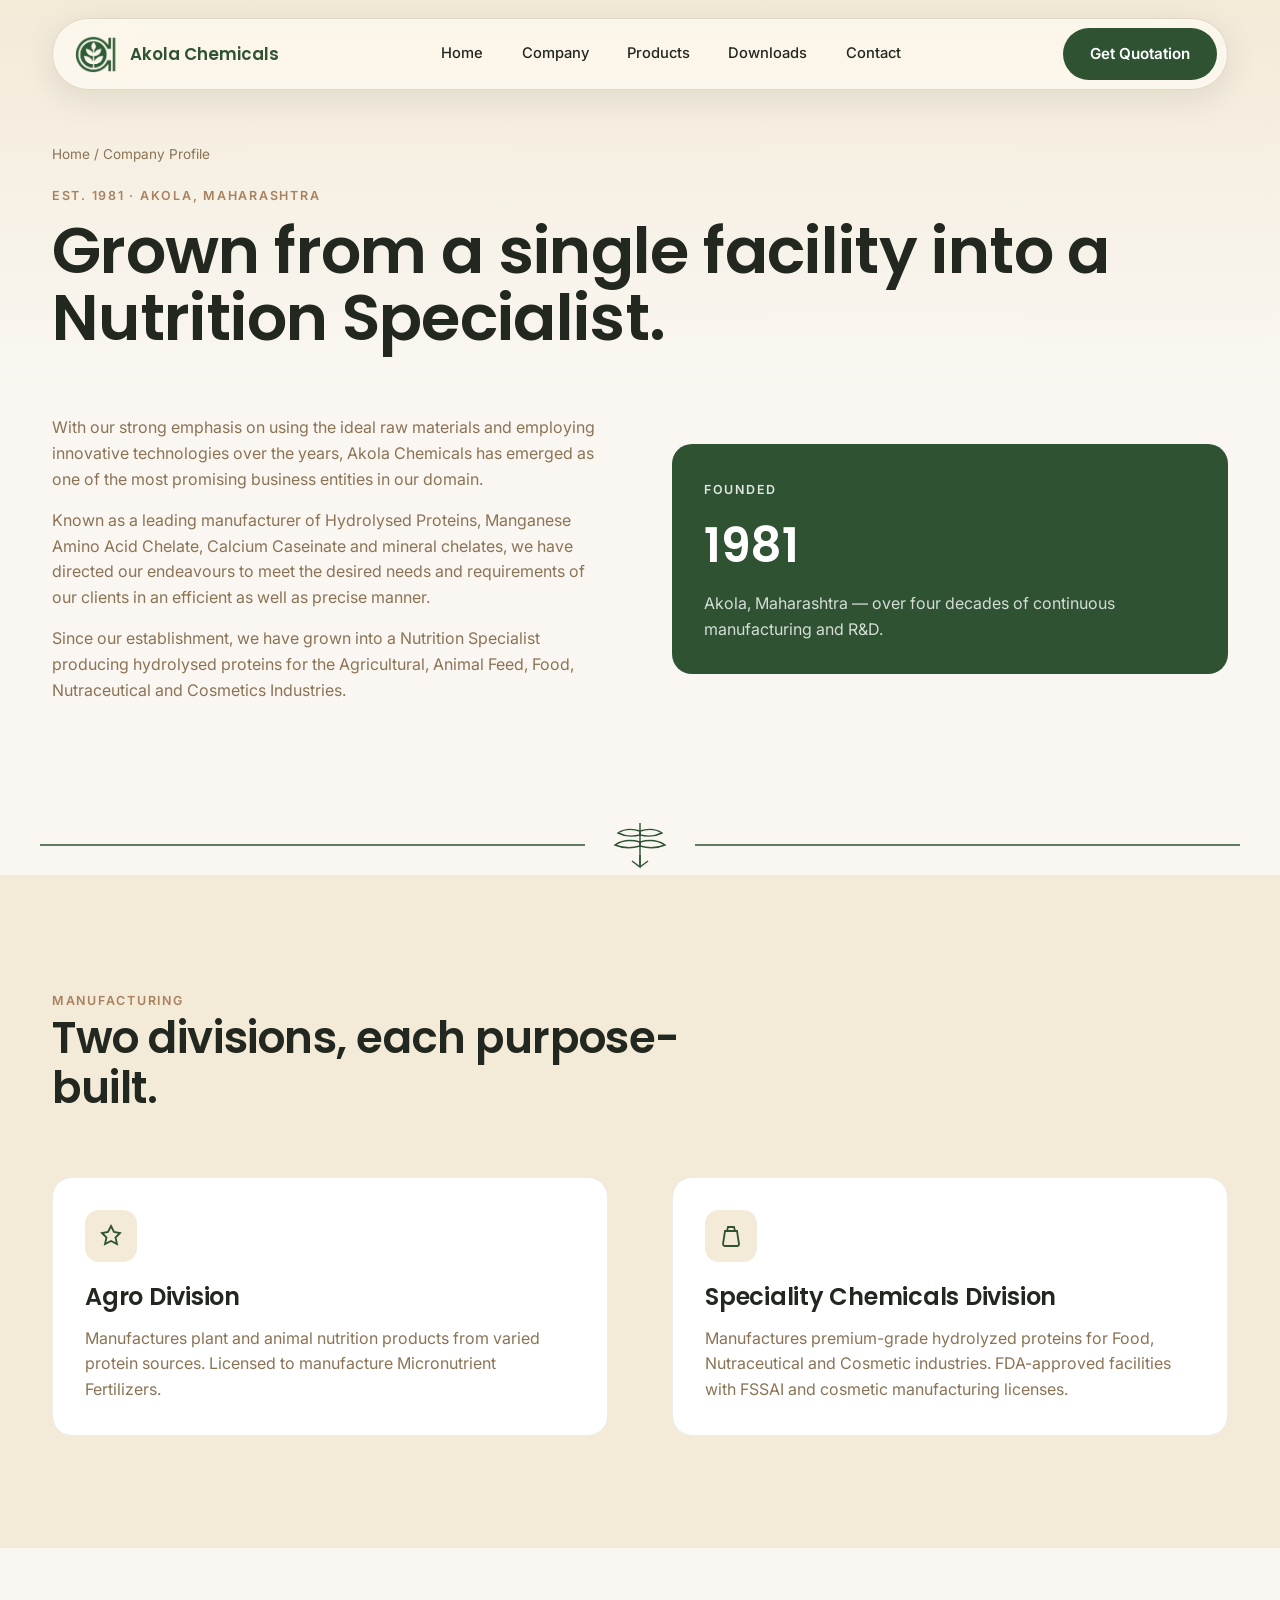
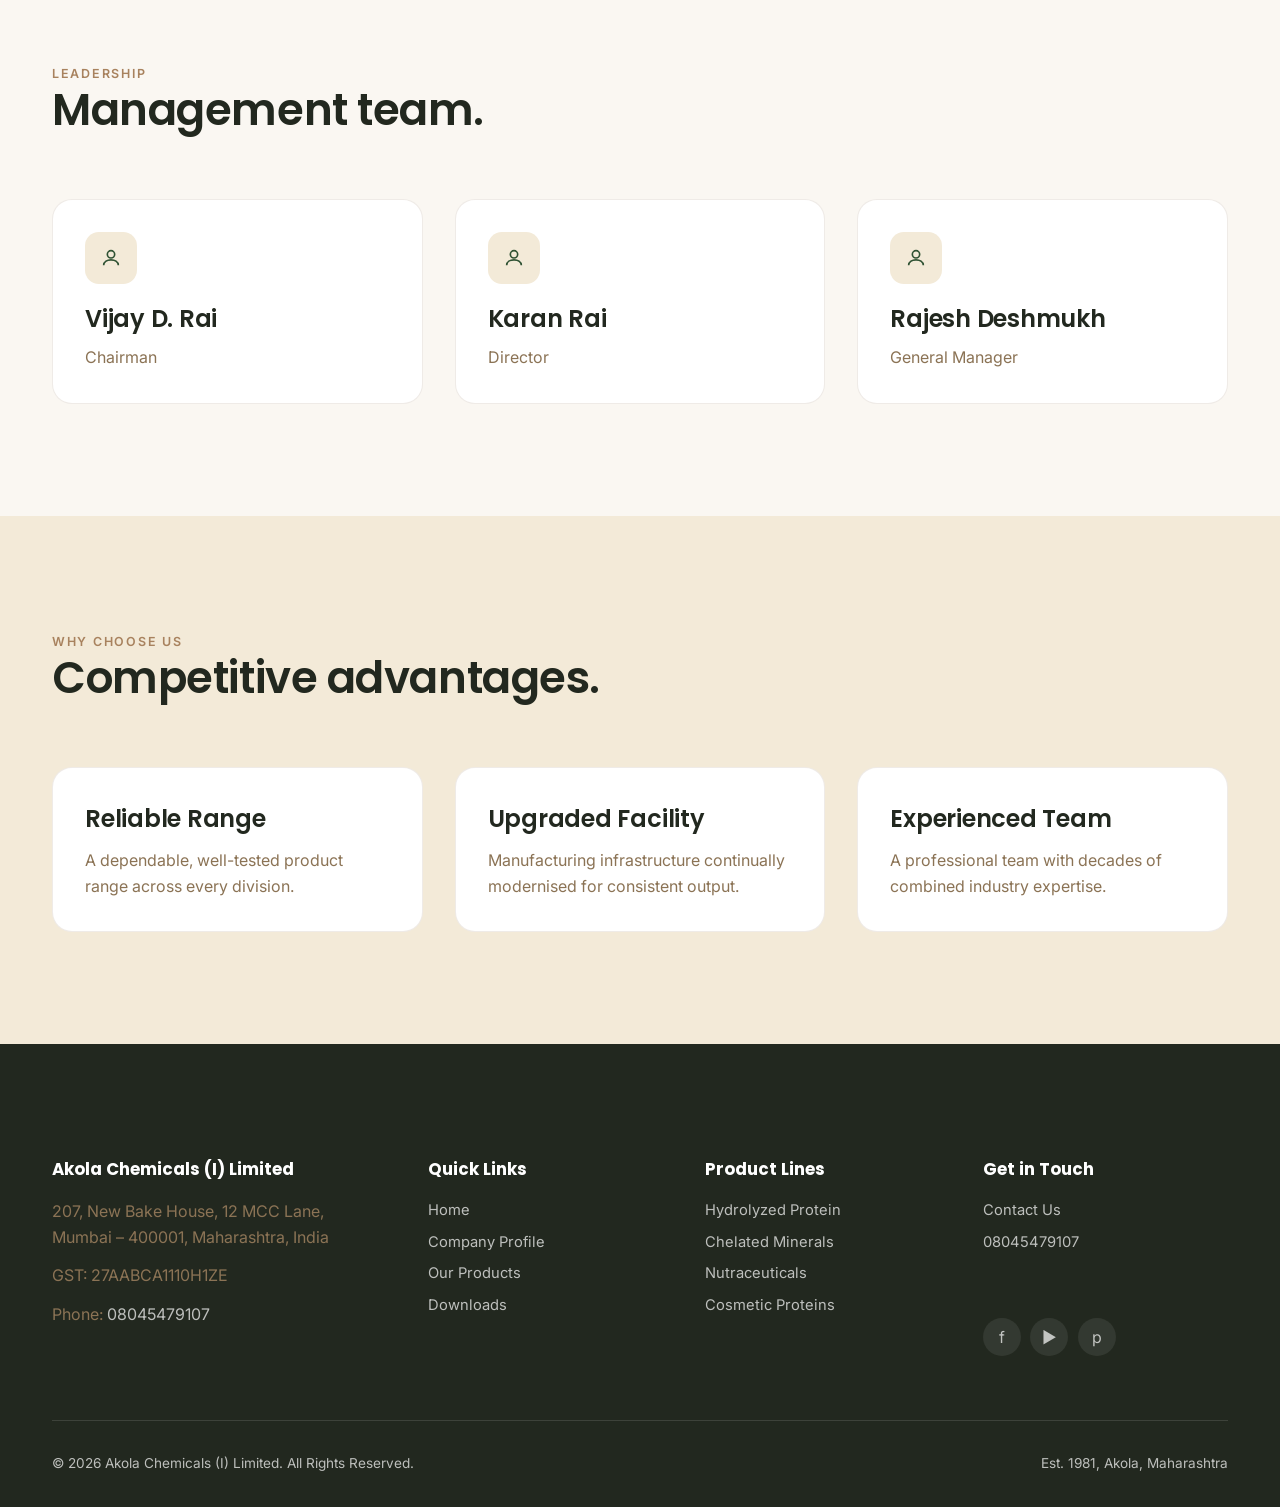
<file: company-profile.html>
<!DOCTYPE html>
<html lang="en">
<head>
<meta charset="UTF-8">
<meta name="viewport" content="width=device-width, initial-scale=1.0">
<title>Company Profile | Akola Chemicals (I) Limited</title>
<meta name="description" content="Established in 1981, Akola Chemicals operates two divisions — Agro and Speciality Chemicals — manufacturing hydrolysed proteins and mineral chelates.">
<link rel="preconnect" href="https://fonts.googleapis.com">
<link href="https://fonts.googleapis.com/css2?family=Poppins:wght@500;600;700&family=Inter:wght@400;500;600;700&display=swap" rel="stylesheet">
<link rel="stylesheet" href="css/styles.css">
</head>
<body>

<header class="site-header">
  <div class="container">
    <div class="nav-glass">
      <a href="index.html" class="brand"><img src="images/logo.png" alt="Akola Chemicals logo"> Akola Chemicals</a>
      <ul class="nav-links">
        <li><a href="index.html" class="nav-link">Home</a></li>
        <li><a href="company-profile.html" class="nav-link">Company</a></li>
        <li class="has-mega">
          <a href="products.html" class="nav-link">Products</a>
          <div class="mega-menu">
            <div class="mega-col"><h4>Chelated Minerals</h4>
              <a href="hydrolyzed-protein-products.html">Boron Amino Acid Chelate</a>
              <a href="hydrolyzed-protein-products.html">Manganese Amino Acid Chelate</a>
              <a href="hydrolyzed-protein-products.html">Zinc / Copper / Iron Chelates</a>
            </div>
            <div class="mega-col"><h4>Hydrolyzed Protein</h4>
              <a href="hydrolyzed-protein-products.html">Hydrolyzed Protein Powder</a>
              <a href="hydrolyzed-protein-supplement.html">Hydrolyzed Protein Supplement</a>
              <a href="hydrolyzed-protein-products.html">Amino Acid Mineral Mix</a>
            </div>
            <div class="mega-col"><h4>Nutraceutical &amp; More</h4>
              <a href="products.html">SenPro-R / SenPro-S</a>
              <a href="products.html">AkoMass / AkoPro</a>
              <a href="products.html">Caseinates &amp; Cosmetic Proteins</a>
            </div>
          </div>
        </li>
        <li><a href="downloads.html" class="nav-link">Downloads</a></li>
        <li><a href="contact-us.html" class="nav-link">Contact</a></li>
      </ul>
      <div class="nav-cta">
        <a href="contact-us.html" class="btn btn-primary">Get Quotation</a>
        <button class="menu-toggle" aria-label="Toggle menu"><span></span></button>
      </div>
    </div>
    <nav class="mobile-nav">
      <a href="index.html">Home</a>
      <a href="company-profile.html">Company Profile</a>
      <div class="has-sub"><a href="products.html">Products <span class="toggle-icon">▾</span></a>
        <div class="sub-list">
          <a href="hydrolyzed-protein-products.html">Chelated Minerals</a>
          <a href="hydrolyzed-protein-products.html">Hydrolyzed Protein Products</a>
          <a href="products.html">Nutraceutical Products</a>
          <a href="products.html">Cosmetic Products</a>
          <a href="products.html">Food Supplements</a>
          <a href="products.html">Caseinates</a>
        </div>
      </div>
      <a href="downloads.html">Downloads</a>
      <a href="contact-us.html">Contact Us</a>
    </nav>
  </div>
</header>

<div class="page-header">
  <div class="container">
    <div class="breadcrumb"><a href="index.html">Home</a> / Company Profile</div>
    <span class="eyebrow reveal">Est. 1981 · Akola, Maharashtra</span>
    <h1 class="reveal" style="margin-top:0.6rem">Grown from a single facility into a Nutrition Specialist.</h1>
  </div>
</div>

<section>
  <div class="container grid-2">
    <div class="reveal">
      <p>With our strong emphasis on using the ideal raw materials and employing innovative technologies over the years, Akola Chemicals has emerged as one of the most promising business entities in our domain.</p>
      <p style="margin-top:1rem">Known as a leading manufacturer of Hydrolysed Proteins, Manganese Amino Acid Chelate, Calcium Caseinate and mineral chelates, we have directed our endeavours to meet the desired needs and requirements of our clients in an efficient as well as precise manner.</p>
      <p style="margin-top:1rem">Since our establishment, we have grown into a Nutrition Specialist producing hydrolysed proteins for the Agricultural, Animal Feed, Food, Nutraceutical and Cosmetics Industries.</p>
    </div>
    <div class="reveal">
      <div class="card" style="background:var(--green-deep); border:none">
        <span class="eyebrow" style="color:rgba(255,255,255,0.85)">Founded</span>
        <div class="display" style="font-size:3rem; color:var(--white); margin:0.4rem 0">1981</div>
        <p style="color:rgba(255,255,255,0.8)">Akola, Maharashtra — over four decades of continuous manufacturing and R&amp;D.</p>
      </div>
    </div>
  </div>
</section>

<svg class="wheat-divider" viewBox="0 0 1200 60" xmlns="http://www.w3.org/2000/svg" preserveAspectRatio="xMidYMid meet">
  <path d="M0 30 H545" />
  <path d="M655 30 H1200" />
  <path d="M600 8 V52" />
  <path d="M600 16 Q587 12 578 18 Q588 23 600 20 Z" />
  <path d="M600 16 Q613 12 622 18 Q612 23 600 20 Z" />
  <path d="M600 27 Q585 23 575 30 Q587 35 600 31 Z" />
  <path d="M600 27 Q615 23 625 30 Q613 35 600 31 Z" />
  <path d="M600 40 L600 52 L592 46 M600 52 L608 46" />
</svg>

<section style="background:var(--cream)">
  <div class="container">
    <div class="section-head reveal"><span class="eyebrow">Manufacturing</span><h2>Two divisions, each purpose-built.</h2></div>
    <div class="grid-2 reveal-stagger">
      <div class="card">
        <div class="card-icon"><svg width="24" height="24" viewBox="0 0 24 24" fill="none" stroke="currentColor" stroke-width="1.8"><path d="M12 2l3 6 6 1-4.5 4.5L18 20l-6-3-6 3 1.5-6.5L3 9l6-1z"/></svg></div>
        <h3>Agro Division</h3>
        <p style="margin-top:0.6rem">Manufactures plant and animal nutrition products from varied protein sources. Licensed to manufacture Micronutrient Fertilizers.</p>
      </div>
      <div class="card">
        <div class="card-icon"><svg width="24" height="24" viewBox="0 0 24 24" fill="none" stroke="currentColor" stroke-width="1.8"><path d="M9 3h6l1 4h-8zM6 7h12l2 13a2 2 0 01-2 2H6a2 2 0 01-2-2z"/></svg></div>
        <h3>Speciality Chemicals Division</h3>
        <p style="margin-top:0.6rem">Manufactures premium-grade hydrolyzed proteins for Food, Nutraceutical and Cosmetic industries. FDA-approved facilities with FSSAI and cosmetic manufacturing licenses.</p>
      </div>
    </div>
  </div>
</section>

<section>
  <div class="container">
    <div class="section-head reveal"><span class="eyebrow">Leadership</span><h2>Management team.</h2></div>
    <div class="grid-3 reveal-stagger">
      <div class="card">
        <div class="card-icon"><svg width="22" height="22" viewBox="0 0 24 24" fill="none" stroke="currentColor" stroke-width="1.8"><circle cx="12" cy="8" r="4"/><path d="M4 20c0-4 4-6 8-6s8 2 8 6"/></svg></div>
        <h3>Vijay D. Rai</h3>
        <p style="margin-top:0.4rem">Chairman</p>
      </div>
      <div class="card">
        <div class="card-icon"><svg width="22" height="22" viewBox="0 0 24 24" fill="none" stroke="currentColor" stroke-width="1.8"><circle cx="12" cy="8" r="4"/><path d="M4 20c0-4 4-6 8-6s8 2 8 6"/></svg></div>
        <h3>Karan Rai</h3>
        <p style="margin-top:0.4rem">Director</p>
      </div>
      <div class="card">
        <div class="card-icon"><svg width="22" height="22" viewBox="0 0 24 24" fill="none" stroke="currentColor" stroke-width="1.8"><circle cx="12" cy="8" r="4"/><path d="M4 20c0-4 4-6 8-6s8 2 8 6"/></svg></div>
        <h3>Rajesh Deshmukh</h3>
        <p style="margin-top:0.4rem">General Manager</p>
      </div>
    </div>
  </div>
</section>

<section style="background:var(--cream)">
  <div class="container">
    <div class="section-head reveal"><span class="eyebrow">Why Choose Us</span><h2>Competitive advantages.</h2></div>
    <div class="grid-3 reveal-stagger">
      <div class="card"><h3>Reliable Range</h3><p style="margin-top:0.6rem">A dependable, well-tested product range across every division.</p></div>
      <div class="card"><h3>Upgraded Facility</h3><p style="margin-top:0.6rem">Manufacturing infrastructure continually modernised for consistent output.</p></div>
      <div class="card"><h3>Experienced Team</h3><p style="margin-top:0.6rem">A professional team with decades of combined industry expertise.</p></div>
    </div>
  </div>
</section>

<footer>
  <div class="container">
    <div class="footer-grid">
      <div><h4>Akola Chemicals (I) Limited</h4><p style="max-width:32ch">207, New Bake House, 12 MCC Lane, Mumbai – 400001, Maharashtra, India</p><p style="margin-top:0.8rem">GST: 27AABCA1110H1ZE</p><p style="margin-top:0.8rem">Phone: <a href="tel:08045479107">08045479107</a></p></div>
      <div><h4>Quick Links</h4><ul><li><a href="index.html">Home</a></li><li><a href="company-profile.html">Company Profile</a></li><li><a href="products.html">Our Products</a></li><li><a href="downloads.html">Downloads</a></li></ul></div>
      <div><h4>Product Lines</h4><ul><li><a href="hydrolyzed-protein-products.html">Hydrolyzed Protein</a></li><li><a href="products.html">Chelated Minerals</a></li><li><a href="products.html">Nutraceuticals</a></li><li><a href="products.html">Cosmetic Proteins</a></li></ul></div>
      <div><h4>Get in Touch</h4><ul><li><a href="contact-us.html">Contact Us</a></li><li><a href="tel:08045479107">08045479107</a></li></ul>
        <div class="social-row mt-lg">
          <a href="https://www.facebook.com/Akola-Chemicals-335644993674063/" aria-label="Facebook">f</a>
          <a href="https://www.youtube.com/watch?v=gblzqqNVEhc" aria-label="YouTube">▶</a>
          <a href="https://www.pinterest.com/tradeindiab2b/akola-chemicals/" aria-label="Pinterest">p</a>
        </div>
      </div>
    </div>
    <div class="footer-bottom"><span>© 2026 Akola Chemicals (I) Limited. All Rights Reserved.</span><span>Est. 1981, Akola, Maharashtra</span></div>
  </div>
</footer>

<script src="js/main.js"></script>
</body>
</html>
</file>
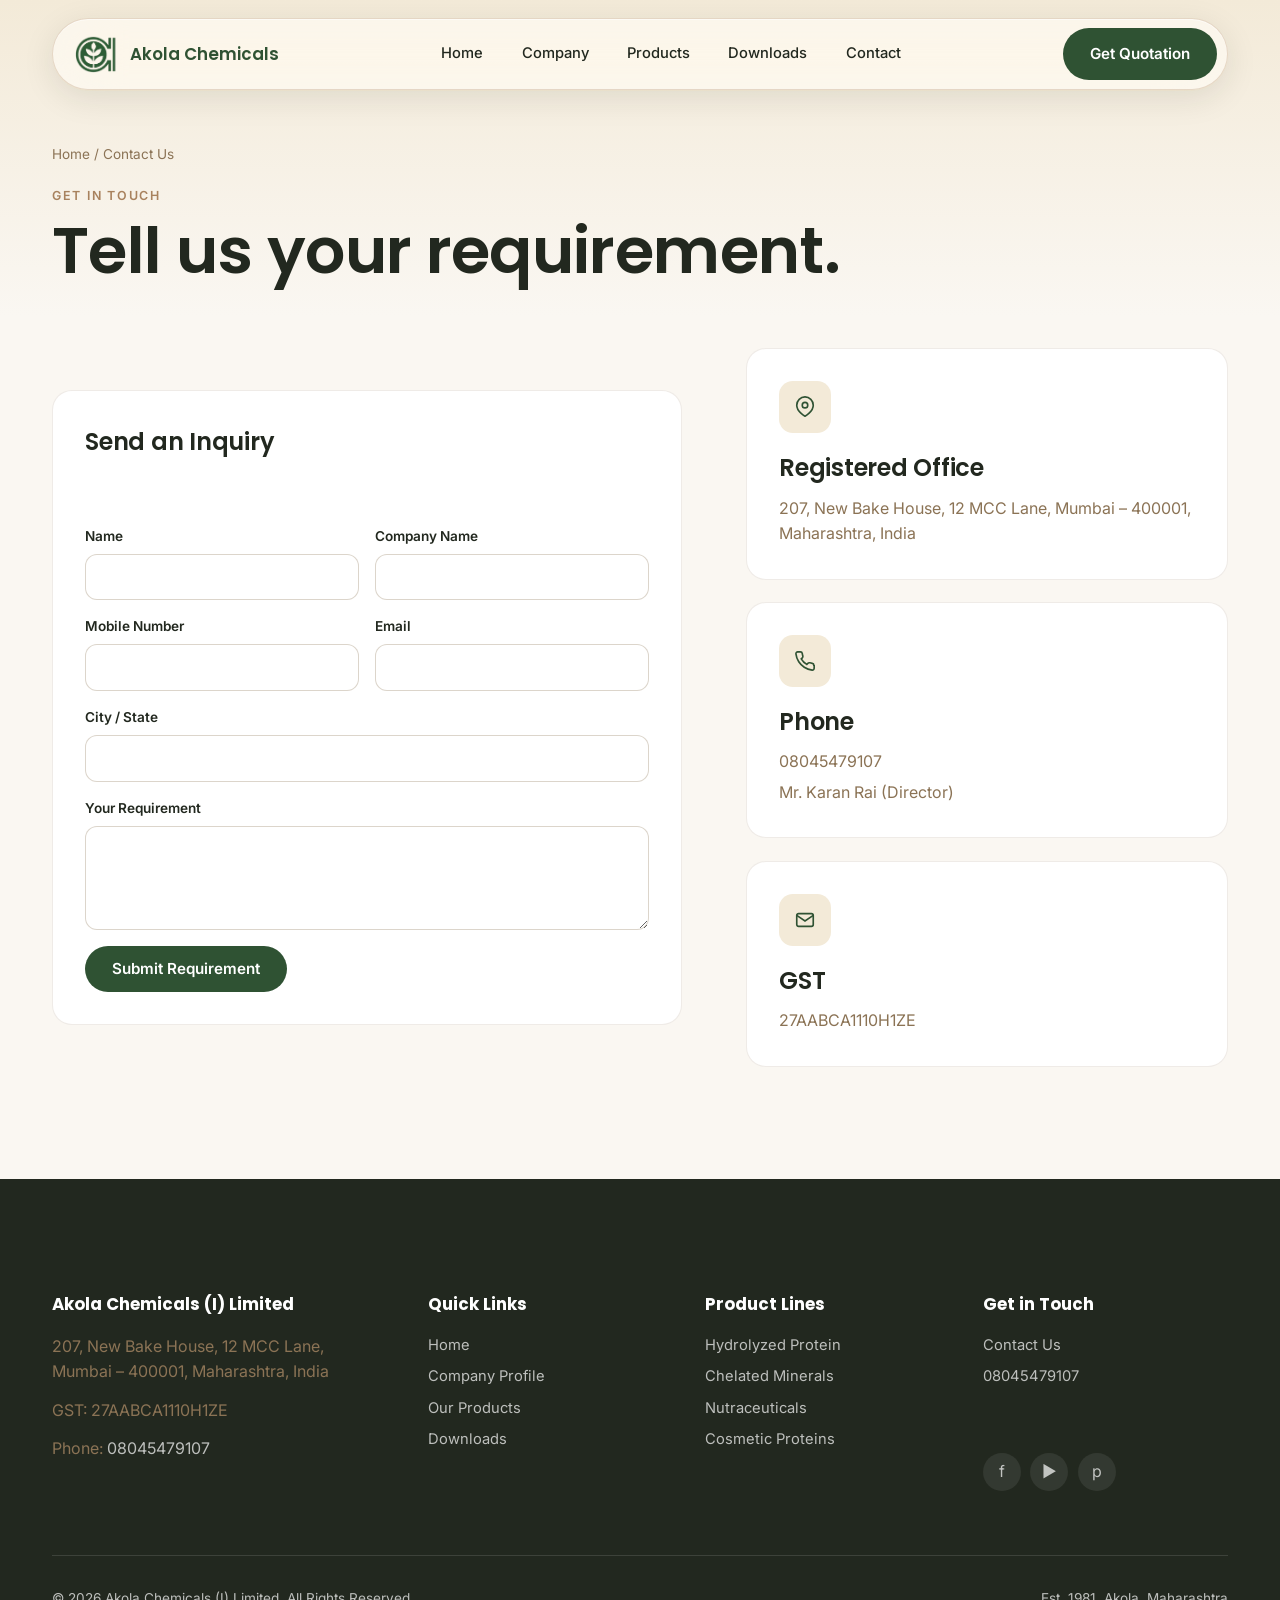
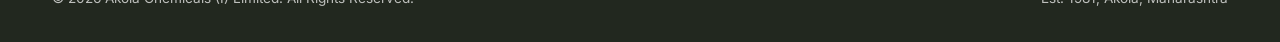
<file: contact-us.html>
<!DOCTYPE html>
<html lang="en">
<head>
<meta charset="UTF-8">
<meta name="viewport" content="width=device-width, initial-scale=1.0">
<title>Contact Us | Akola Chemicals (I) Limited</title>
<meta name="description" content="Get in touch with Akola Chemicals for pricing, samples and technical documentation.">
<link rel="preconnect" href="https://fonts.googleapis.com">
<link href="https://fonts.googleapis.com/css2?family=Poppins:wght@500;600;700&family=Inter:wght@400;500;600;700&display=swap" rel="stylesheet">
<link rel="stylesheet" href="css/styles.css">
<style>
  .form-feedback { display:none; margin-top:1rem; padding:0.9rem 1.1rem; border-radius:12px; background:rgba(47,82,51,0.1); color:var(--green-deep); font-size:0.92rem; }
  .form-feedback.show { display:block; }
</style>
</head>
<body>

<header class="site-header">
  <div class="container">
    <div class="nav-glass">
      <a href="index.html" class="brand"><img src="images/logo.png" alt="Akola Chemicals logo"> Akola Chemicals</a>
      <ul class="nav-links">
        <li><a href="index.html" class="nav-link">Home</a></li>
        <li><a href="company-profile.html" class="nav-link">Company</a></li>
        <li class="has-mega">
          <a href="products.html" class="nav-link">Products</a>
          <div class="mega-menu">
            <div class="mega-col"><h4>Chelated Minerals</h4>
              <a href="hydrolyzed-protein-products.html">Boron Amino Acid Chelate</a>
              <a href="hydrolyzed-protein-products.html">Manganese Amino Acid Chelate</a>
              <a href="hydrolyzed-protein-products.html">Zinc / Copper / Iron Chelates</a>
            </div>
            <div class="mega-col"><h4>Hydrolyzed Protein</h4>
              <a href="hydrolyzed-protein-products.html">Hydrolyzed Protein Powder</a>
              <a href="hydrolyzed-protein-supplement.html">Hydrolyzed Protein Supplement</a>
              <a href="hydrolyzed-protein-products.html">Amino Acid Mineral Mix</a>
            </div>
            <div class="mega-col"><h4>Nutraceutical &amp; More</h4>
              <a href="products.html">SenPro-R / SenPro-S</a>
              <a href="products.html">AkoMass / AkoPro</a>
              <a href="products.html">Caseinates &amp; Cosmetic Proteins</a>
            </div>
          </div>
        </li>
        <li><a href="downloads.html" class="nav-link">Downloads</a></li>
        <li><a href="contact-us.html" class="nav-link">Contact</a></li>
      </ul>
      <div class="nav-cta">
        <a href="contact-us.html" class="btn btn-primary">Get Quotation</a>
        <button class="menu-toggle" aria-label="Toggle menu"><span></span></button>
      </div>
    </div>
    <nav class="mobile-nav">
      <a href="index.html">Home</a>
      <a href="company-profile.html">Company Profile</a>
      <div class="has-sub"><a href="products.html">Products <span class="toggle-icon">▾</span></a>
        <div class="sub-list">
          <a href="hydrolyzed-protein-products.html">Chelated Minerals</a>
          <a href="hydrolyzed-protein-products.html">Hydrolyzed Protein Products</a>
          <a href="products.html">Nutraceutical Products</a>
          <a href="products.html">Cosmetic Products</a>
          <a href="products.html">Food Supplements</a>
          <a href="products.html">Caseinates</a>
        </div>
      </div>
      <a href="downloads.html">Downloads</a>
      <a href="contact-us.html">Contact Us</a>
    </nav>
  </div>
</header>

<div class="page-header">
  <div class="container">
    <div class="breadcrumb"><a href="index.html">Home</a> / Contact Us</div>
    <span class="eyebrow reveal">Get in Touch</span>
    <h1 class="reveal" style="margin-top:0.6rem">Tell us your requirement.</h1>
  </div>
</div>

<section>
  <div class="container grid-2">

    <div class="reveal">
      <div class="card">
        <h3>Send an Inquiry</h3>
        <form class="inquiry-form mt-lg">
          <div class="form-grid">
            <div class="field"><label for="name">Name</label><input id="name" type="text" required></div>
            <div class="field"><label for="company">Company Name</label><input id="company" type="text"></div>
          </div>
          <div class="form-grid">
            <div class="field"><label for="mobile">Mobile Number</label><input id="mobile" type="tel" required></div>
            <div class="field"><label for="email">Email</label><input id="email" type="email" required></div>
          </div>
          <div class="field"><label for="city">City / State</label><input id="city" type="text"></div>
          <div class="field"><label for="req">Your Requirement</label><textarea id="req" rows="4"></textarea></div>
          <button type="submit" class="btn btn-primary">Submit Requirement</button>
          <div class="form-feedback"></div>
        </form>
      </div>
    </div>

    <div class="reveal">
      <div class="card" style="margin-bottom:1.4rem">
        <div class="card-icon"><svg width="22" height="22" viewBox="0 0 24 24" fill="none" stroke="currentColor" stroke-width="1.8"><path d="M21 10c0 7-9 12-9 12s-9-5-9-12a9 9 0 0118 0z"/><circle cx="12" cy="10" r="3"/></svg></div>
        <h3>Registered Office</h3>
        <p style="margin-top:0.5rem">207, New Bake House, 12 MCC Lane, Mumbai – 400001, Maharashtra, India</p>
      </div>
      <div class="card" style="margin-bottom:1.4rem">
        <div class="card-icon"><svg width="22" height="22" viewBox="0 0 24 24" fill="none" stroke="currentColor" stroke-width="1.8"><path d="M22 16.9v3a2 2 0 01-2.2 2 19.8 19.8 0 01-8.6-3.1 19.5 19.5 0 01-6-6A19.8 19.8 0 012.1 4.2 2 2 0 014 2h3a2 2 0 012 1.7c.1.9.3 1.8.6 2.7a2 2 0 01-.5 2.1L7.9 9.7a16 16 0 006 6l1.2-1.2a2 2 0 012.1-.5c.9.3 1.8.5 2.7.6a2 2 0 011.7 2z"/></svg></div>
        <h3>Phone</h3>
        <p style="margin-top:0.5rem"><a href="tel:08045479107">08045479107</a></p>
        <p style="margin-top:0.3rem">Mr. Karan Rai (Director)</p>
      </div>
      <div class="card">
        <div class="card-icon"><svg width="22" height="22" viewBox="0 0 24 24" fill="none" stroke="currentColor" stroke-width="1.8"><rect x="3" y="5" width="18" height="14" rx="2"/><path d="M3 7l9 6 9-6"/></svg></div>
        <h3>GST</h3>
        <p style="margin-top:0.5rem">27AABCA1110H1ZE</p>
      </div>
    </div>

  </div>
</section>

<footer>
  <div class="container">
    <div class="footer-grid">
      <div><h4>Akola Chemicals (I) Limited</h4><p style="max-width:32ch">207, New Bake House, 12 MCC Lane, Mumbai – 400001, Maharashtra, India</p><p style="margin-top:0.8rem">GST: 27AABCA1110H1ZE</p><p style="margin-top:0.8rem">Phone: <a href="tel:08045479107">08045479107</a></p></div>
      <div><h4>Quick Links</h4><ul><li><a href="index.html">Home</a></li><li><a href="company-profile.html">Company Profile</a></li><li><a href="products.html">Our Products</a></li><li><a href="downloads.html">Downloads</a></li></ul></div>
      <div><h4>Product Lines</h4><ul><li><a href="hydrolyzed-protein-products.html">Hydrolyzed Protein</a></li><li><a href="products.html">Chelated Minerals</a></li><li><a href="products.html">Nutraceuticals</a></li><li><a href="products.html">Cosmetic Proteins</a></li></ul></div>
      <div><h4>Get in Touch</h4><ul><li><a href="contact-us.html">Contact Us</a></li><li><a href="tel:08045479107">08045479107</a></li></ul>
        <div class="social-row mt-lg">
          <a href="https://www.facebook.com/Akola-Chemicals-335644993674063/" aria-label="Facebook">f</a>
          <a href="https://www.youtube.com/watch?v=gblzqqNVEhc" aria-label="YouTube">▶</a>
          <a href="https://www.pinterest.com/tradeindiab2b/akola-chemicals/" aria-label="Pinterest">p</a>
        </div>
      </div>
    </div>
    <div class="footer-bottom"><span>© 2026 Akola Chemicals (I) Limited. All Rights Reserved.</span><span>Est. 1981, Akola, Maharashtra</span></div>
  </div>
</footer>

<script src="js/main.js"></script>
</body>
</html>
</file>
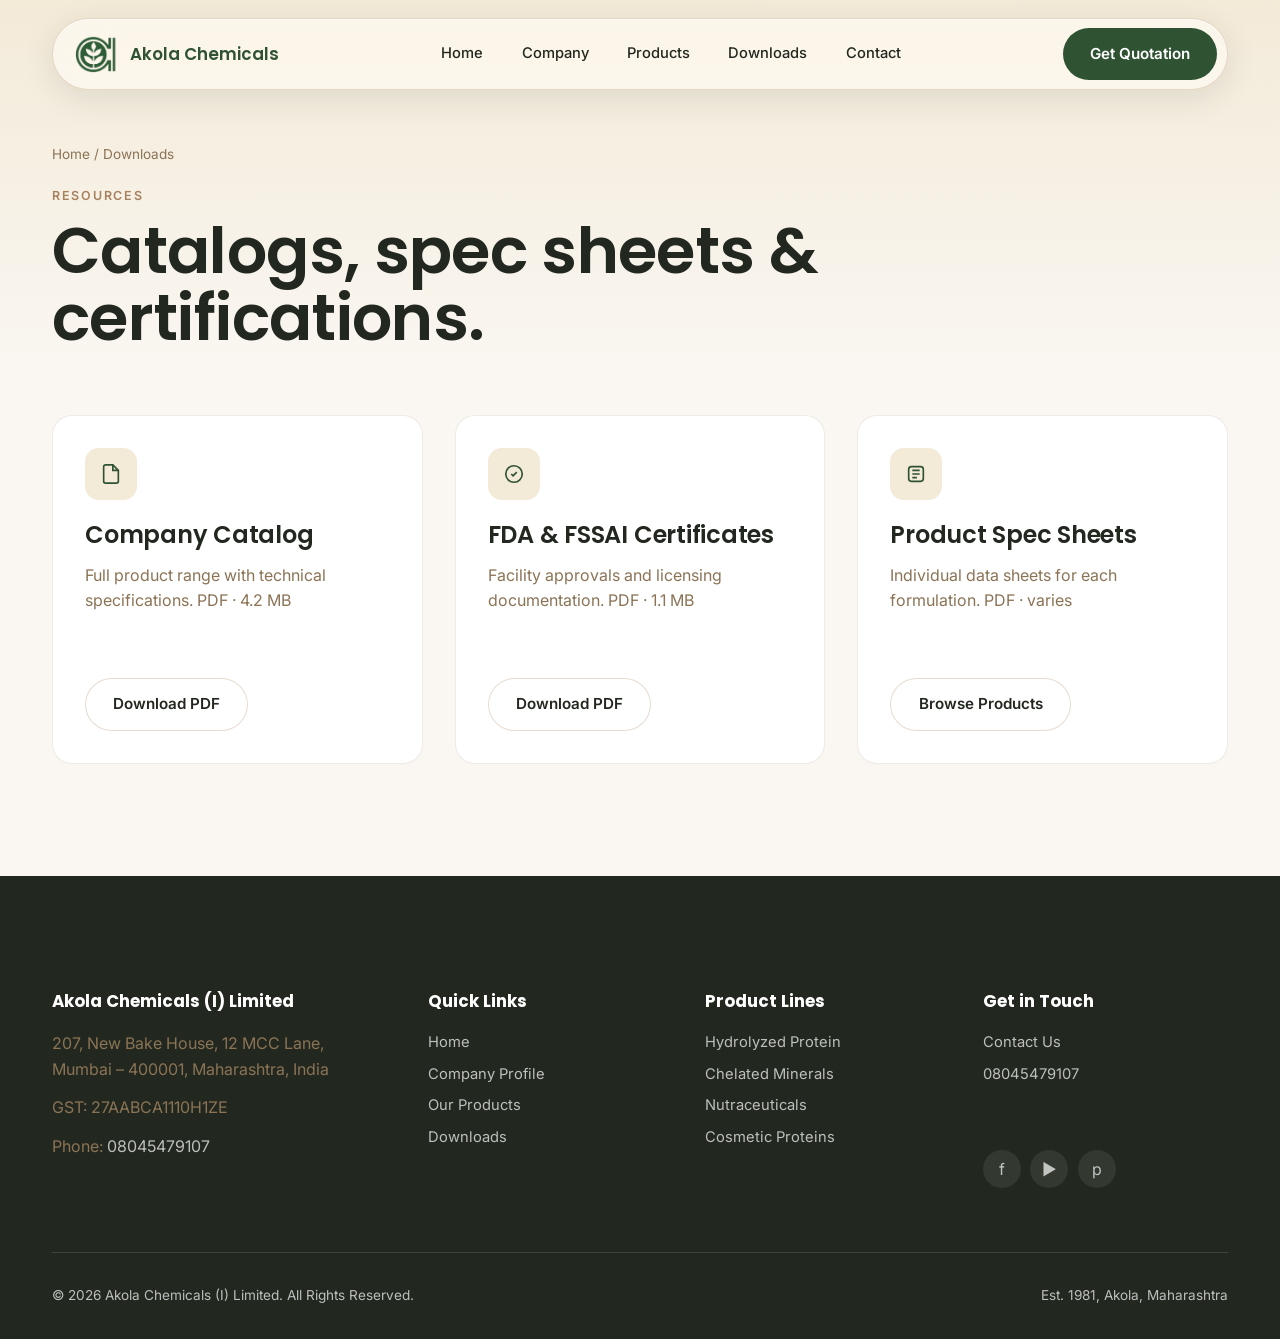
<file: downloads.html>
<!DOCTYPE html>
<html lang="en">
<head>
<meta charset="UTF-8">
<meta name="viewport" content="width=device-width, initial-scale=1.0">
<title>Downloads | Akola Chemicals (I) Limited</title>
<meta name="description" content="Download company catalogs, spec sheets and certifications from Akola Chemicals.">
<link rel="preconnect" href="https://fonts.googleapis.com">
<link href="https://fonts.googleapis.com/css2?family=Poppins:wght@500;600;700&family=Inter:wght@400;500;600;700&display=swap" rel="stylesheet">
<link rel="stylesheet" href="css/styles.css">
</head>
<body>

<header class="site-header">
  <div class="container">
    <div class="nav-glass">
      <a href="index.html" class="brand"><img src="images/logo.png" alt="Akola Chemicals logo"> Akola Chemicals</a>
      <ul class="nav-links">
        <li><a href="index.html" class="nav-link">Home</a></li>
        <li><a href="company-profile.html" class="nav-link">Company</a></li>
        <li class="has-mega">
          <a href="products.html" class="nav-link">Products</a>
          <div class="mega-menu">
            <div class="mega-col"><h4>Chelated Minerals</h4>
              <a href="hydrolyzed-protein-products.html">Boron Amino Acid Chelate</a>
              <a href="hydrolyzed-protein-products.html">Manganese Amino Acid Chelate</a>
              <a href="hydrolyzed-protein-products.html">Zinc / Copper / Iron Chelates</a>
            </div>
            <div class="mega-col"><h4>Hydrolyzed Protein</h4>
              <a href="hydrolyzed-protein-products.html">Hydrolyzed Protein Powder</a>
              <a href="hydrolyzed-protein-supplement.html">Hydrolyzed Protein Supplement</a>
              <a href="hydrolyzed-protein-products.html">Amino Acid Mineral Mix</a>
            </div>
            <div class="mega-col"><h4>Nutraceutical &amp; More</h4>
              <a href="products.html">SenPro-R / SenPro-S</a>
              <a href="products.html">AkoMass / AkoPro</a>
              <a href="products.html">Caseinates &amp; Cosmetic Proteins</a>
            </div>
          </div>
        </li>
        <li><a href="downloads.html" class="nav-link">Downloads</a></li>
        <li><a href="contact-us.html" class="nav-link">Contact</a></li>
      </ul>
      <div class="nav-cta">
        <a href="contact-us.html" class="btn btn-primary">Get Quotation</a>
        <button class="menu-toggle" aria-label="Toggle menu"><span></span></button>
      </div>
    </div>
    <nav class="mobile-nav">
      <a href="index.html">Home</a>
      <a href="company-profile.html">Company Profile</a>
      <div class="has-sub"><a href="products.html">Products <span class="toggle-icon">▾</span></a>
        <div class="sub-list">
          <a href="hydrolyzed-protein-products.html">Chelated Minerals</a>
          <a href="hydrolyzed-protein-products.html">Hydrolyzed Protein Products</a>
          <a href="products.html">Nutraceutical Products</a>
          <a href="products.html">Cosmetic Products</a>
          <a href="products.html">Food Supplements</a>
          <a href="products.html">Caseinates</a>
        </div>
      </div>
      <a href="downloads.html">Downloads</a>
      <a href="contact-us.html">Contact Us</a>
    </nav>
  </div>
</header>

<div class="page-header">
  <div class="container">
    <div class="breadcrumb"><a href="index.html">Home</a> / Downloads</div>
    <span class="eyebrow reveal">Resources</span>
    <h1 class="reveal" style="margin-top:0.6rem">Catalogs, spec sheets &amp; certifications.</h1>
  </div>
</div>

<section>
  <div class="container">
    <div class="grid-3 reveal-stagger">

      <div class="card">
        <div class="card-icon"><svg width="22" height="22" viewBox="0 0 24 24" fill="none" stroke="currentColor" stroke-width="1.8"><path d="M14 2H6a2 2 0 00-2 2v16a2 2 0 002 2h12a2 2 0 002-2V8z"/><path d="M14 2v6h6"/></svg></div>
        <h3>Company Catalog</h3>
        <p style="margin-top:0.5rem">Full product range with technical specifications. PDF · 4.2 MB</p>
        <a href="#" class="btn btn-glass mt-lg">Download PDF</a>
      </div>

      <div class="card">
        <div class="card-icon"><svg width="22" height="22" viewBox="0 0 24 24" fill="none" stroke="currentColor" stroke-width="1.8"><path d="M9 12l2 2 4-4M21 12a9 9 0 11-18 0 9 9 0 0118 0z"/></svg></div>
        <h3>FDA & FSSAI Certificates</h3>
        <p style="margin-top:0.5rem">Facility approvals and licensing documentation. PDF · 1.1 MB</p>
        <a href="#" class="btn btn-glass mt-lg">Download PDF</a>
      </div>

      <div class="card">
        <div class="card-icon"><svg width="22" height="22" viewBox="0 0 24 24" fill="none" stroke="currentColor" stroke-width="1.8"><rect x="4" y="4" width="16" height="16" rx="3"/><path d="M8 12h8M8 8h8M8 16h5"/></svg></div>
        <h3>Product Spec Sheets</h3>
        <p style="margin-top:0.5rem">Individual data sheets for each formulation. PDF · varies</p>
        <a href="products.html" class="btn btn-glass mt-lg">Browse Products</a>
      </div>

    </div>
  </div>
</section>

<footer>
  <div class="container">
    <div class="footer-grid">
      <div><h4>Akola Chemicals (I) Limited</h4><p style="max-width:32ch">207, New Bake House, 12 MCC Lane, Mumbai – 400001, Maharashtra, India</p><p style="margin-top:0.8rem">GST: 27AABCA1110H1ZE</p><p style="margin-top:0.8rem">Phone: <a href="tel:08045479107">08045479107</a></p></div>
      <div><h4>Quick Links</h4><ul><li><a href="index.html">Home</a></li><li><a href="company-profile.html">Company Profile</a></li><li><a href="products.html">Our Products</a></li><li><a href="downloads.html">Downloads</a></li></ul></div>
      <div><h4>Product Lines</h4><ul><li><a href="hydrolyzed-protein-products.html">Hydrolyzed Protein</a></li><li><a href="products.html">Chelated Minerals</a></li><li><a href="products.html">Nutraceuticals</a></li><li><a href="products.html">Cosmetic Proteins</a></li></ul></div>
      <div><h4>Get in Touch</h4><ul><li><a href="contact-us.html">Contact Us</a></li><li><a href="tel:08045479107">08045479107</a></li></ul>
        <div class="social-row mt-lg">
          <a href="https://www.facebook.com/Akola-Chemicals-335644993674063/" aria-label="Facebook">f</a>
          <a href="https://www.youtube.com/watch?v=gblzqqNVEhc" aria-label="YouTube">▶</a>
          <a href="https://www.pinterest.com/tradeindiab2b/akola-chemicals/" aria-label="Pinterest">p</a>
        </div>
      </div>
    </div>
    <div class="footer-bottom"><span>© 2026 Akola Chemicals (I) Limited. All Rights Reserved.</span><span>Est. 1981, Akola, Maharashtra</span></div>
  </div>
</footer>

<script src="js/main.js"></script>
</body>
</html>
</file>
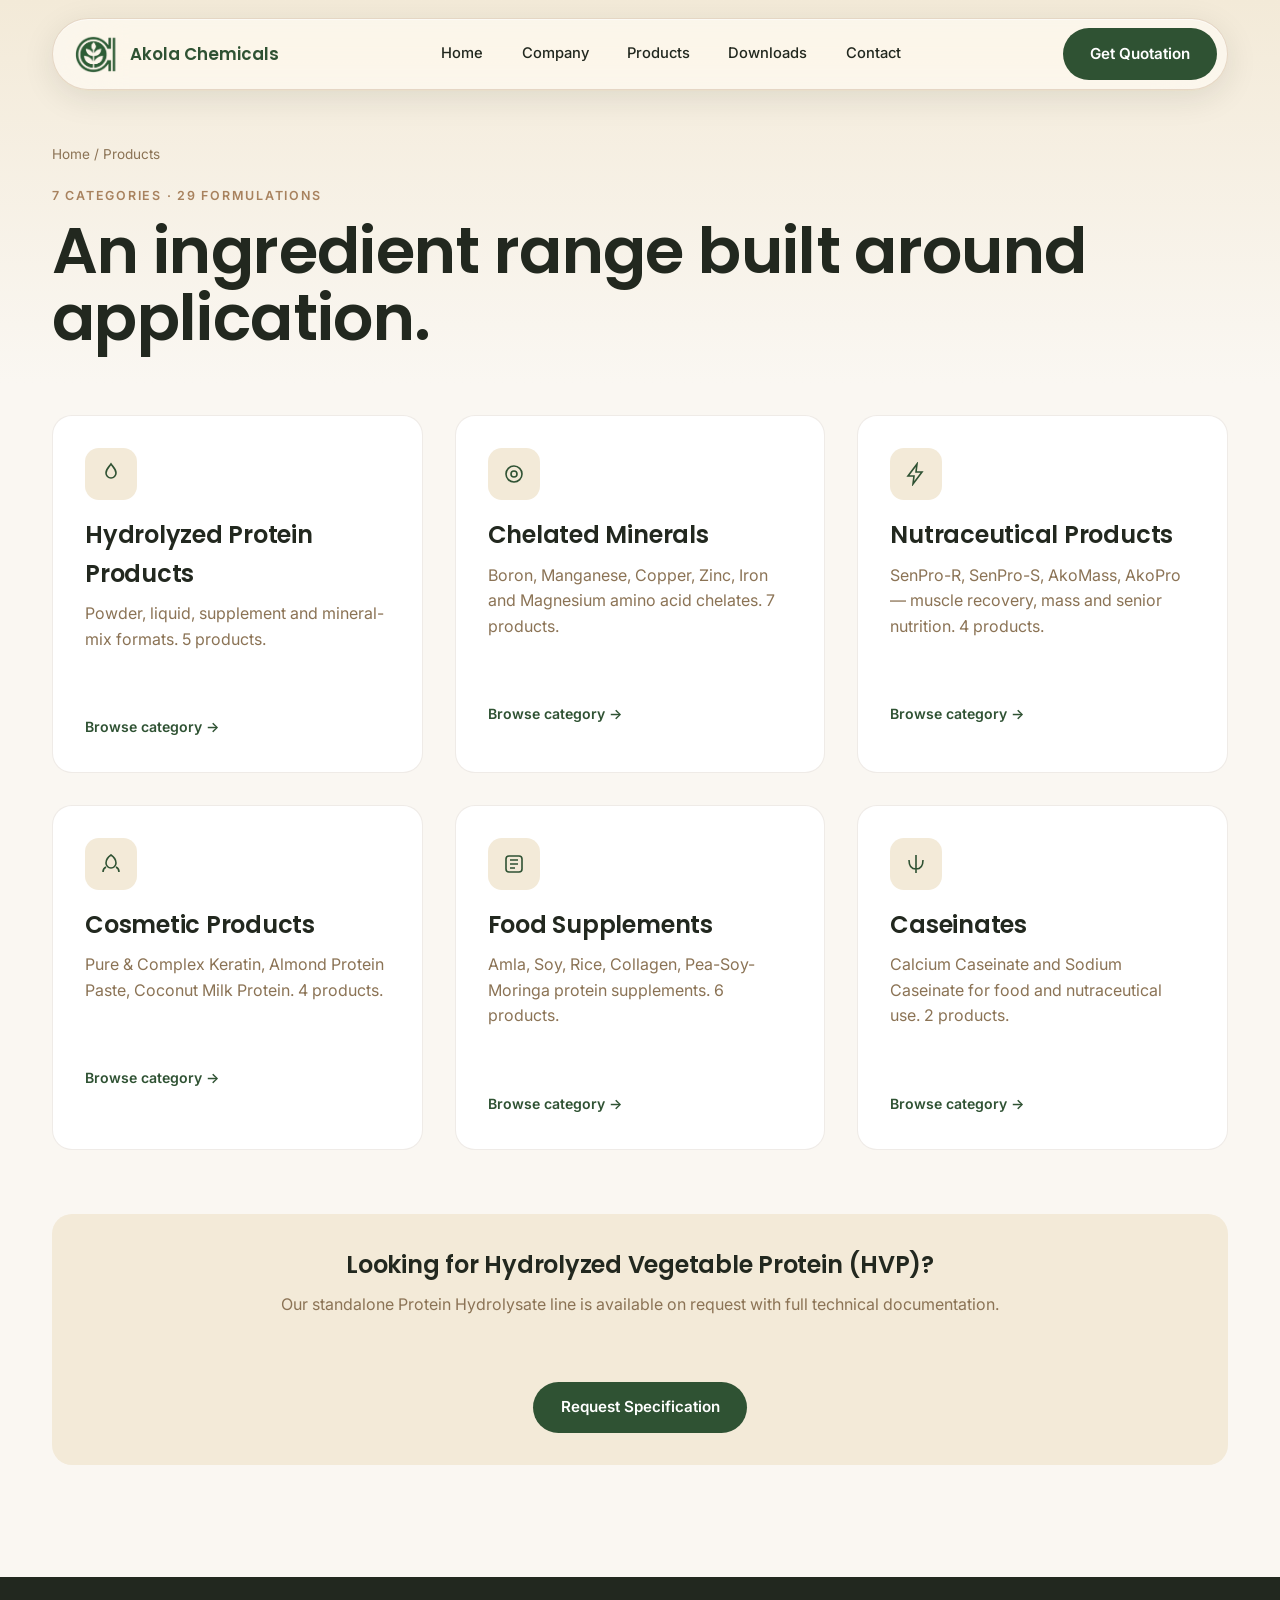
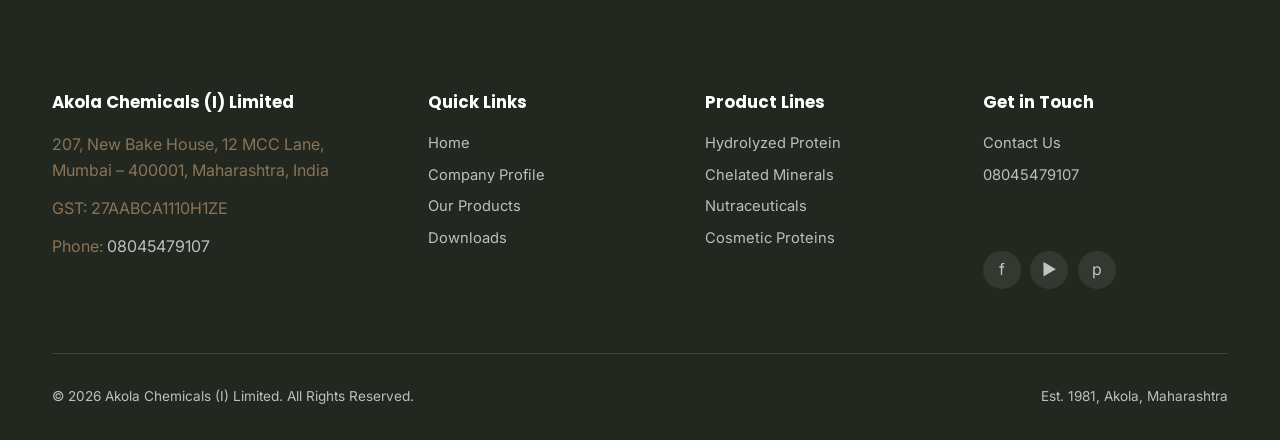
<file: products.html>
<!DOCTYPE html>
<html lang="en">
<head>
<meta charset="UTF-8">
<meta name="viewport" content="width=device-width, initial-scale=1.0">
<title>Our Products | Akola Chemicals (I) Limited</title>
<meta name="description" content="Explore Akola Chemicals' full range: chelated minerals, hydrolyzed protein products, nutraceuticals, cosmetic proteins, food supplements and caseinates.">
<link rel="preconnect" href="https://fonts.googleapis.com">
<link href="https://fonts.googleapis.com/css2?family=Poppins:wght@500;600;700&family=Inter:wght@400;500;600;700&display=swap" rel="stylesheet">
<link rel="stylesheet" href="css/styles.css">
</head>
<body>

<header class="site-header">
  <div class="container">
    <div class="nav-glass">
      <a href="index.html" class="brand"><img src="images/logo.png" alt="Akola Chemicals logo"> Akola Chemicals</a>
      <ul class="nav-links">
        <li><a href="index.html" class="nav-link">Home</a></li>
        <li><a href="company-profile.html" class="nav-link">Company</a></li>
        <li class="has-mega">
          <a href="products.html" class="nav-link">Products</a>
          <div class="mega-menu">
            <div class="mega-col"><h4>Chelated Minerals</h4>
              <a href="hydrolyzed-protein-products.html">Boron Amino Acid Chelate</a>
              <a href="hydrolyzed-protein-products.html">Manganese Amino Acid Chelate</a>
              <a href="hydrolyzed-protein-products.html">Zinc / Copper / Iron Chelates</a>
            </div>
            <div class="mega-col"><h4>Hydrolyzed Protein</h4>
              <a href="hydrolyzed-protein-products.html">Hydrolyzed Protein Powder</a>
              <a href="hydrolyzed-protein-supplement.html">Hydrolyzed Protein Supplement</a>
              <a href="hydrolyzed-protein-products.html">Amino Acid Mineral Mix</a>
            </div>
            <div class="mega-col"><h4>Nutraceutical &amp; More</h4>
              <a href="products.html">SenPro-R / SenPro-S</a>
              <a href="products.html">AkoMass / AkoPro</a>
              <a href="products.html">Caseinates &amp; Cosmetic Proteins</a>
            </div>
          </div>
        </li>
        <li><a href="downloads.html" class="nav-link">Downloads</a></li>
        <li><a href="contact-us.html" class="nav-link">Contact</a></li>
      </ul>
      <div class="nav-cta">
        <a href="contact-us.html" class="btn btn-primary">Get Quotation</a>
        <button class="menu-toggle" aria-label="Toggle menu"><span></span></button>
      </div>
    </div>
    <nav class="mobile-nav">
      <a href="index.html">Home</a>
      <a href="company-profile.html">Company Profile</a>
      <div class="has-sub"><a href="products.html">Products <span class="toggle-icon">▾</span></a>
        <div class="sub-list">
          <a href="hydrolyzed-protein-products.html">Chelated Minerals</a>
          <a href="hydrolyzed-protein-products.html">Hydrolyzed Protein Products</a>
          <a href="products.html">Nutraceutical Products</a>
          <a href="products.html">Cosmetic Products</a>
          <a href="products.html">Food Supplements</a>
          <a href="products.html">Caseinates</a>
        </div>
      </div>
      <a href="downloads.html">Downloads</a>
      <a href="contact-us.html">Contact Us</a>
    </nav>
  </div>
</header>

<div class="page-header">
  <div class="container">
    <div class="breadcrumb"><a href="index.html">Home</a> / Products</div>
    <span class="eyebrow reveal">7 Categories · 29 Formulations</span>
    <h1 class="reveal" style="margin-top:0.6rem">An ingredient range built around application.</h1>
  </div>
</div>

<section>
  <div class="container">
    <div class="grid-3 reveal-stagger">

      <a href="hydrolyzed-protein-products.html" class="card">
        <div class="card-icon"><svg width="24" height="24" viewBox="0 0 24 24" fill="none" stroke="currentColor" stroke-width="1.6"><path d="M12 2c2 3 5 5 5 9a5 5 0 01-10 0c0-4 3-6 5-9z"/></svg></div>
        <h3>Hydrolyzed Protein Products</h3>
        <p style="margin-top:0.5rem">Powder, liquid, supplement and mineral-mix formats. 5 products.</p>
        <span class="link-arrow mt-lg">Browse category →</span>
      </a>

      <a href="hydrolyzed-protein-products.html" class="card">
        <div class="card-icon"><svg width="24" height="24" viewBox="0 0 24 24" fill="none" stroke="currentColor" stroke-width="1.6"><circle cx="12" cy="12" r="8"/><circle cx="12" cy="12" r="3"/></svg></div>
        <h3>Chelated Minerals</h3>
        <p style="margin-top:0.5rem">Boron, Manganese, Copper, Zinc, Iron and Magnesium amino acid chelates. 7 products.</p>
        <span class="link-arrow mt-lg">Browse category →</span>
      </a>

      <a href="products.html" class="card">
        <div class="card-icon"><svg width="24" height="24" viewBox="0 0 24 24" fill="none" stroke="currentColor" stroke-width="1.6"><path d="M13 2L4 14h6l-1 8 9-12h-6z"/></svg></div>
        <h3>Nutraceutical Products</h3>
        <p style="margin-top:0.5rem">SenPro-R, SenPro-S, AkoMass, AkoPro — muscle recovery, mass and senior nutrition. 4 products.</p>
        <span class="link-arrow mt-lg">Browse category →</span>
      </a>

      <a href="products.html" class="card">
        <div class="card-icon"><svg width="24" height="24" viewBox="0 0 24 24" fill="none" stroke="currentColor" stroke-width="1.6"><path d="M12 3c3 2 5 5 5 8a5 5 0 01-10 0c0-3 2-6 5-8z"/><path d="M7 15c-2 1-3 3-3 5M17 15c2 1 3 3 3 5"/></svg></div>
        <h3>Cosmetic Products</h3>
        <p style="margin-top:0.5rem">Pure &amp; Complex Keratin, Almond Protein Paste, Coconut Milk Protein. 4 products.</p>
        <span class="link-arrow mt-lg">Browse category →</span>
      </a>

      <a href="products.html" class="card">
        <div class="card-icon"><svg width="24" height="24" viewBox="0 0 24 24" fill="none" stroke="currentColor" stroke-width="1.6"><rect x="4" y="4" width="16" height="16" rx="3"/><path d="M8 12h8M8 8h8M8 16h5"/></svg></div>
        <h3>Food Supplements</h3>
        <p style="margin-top:0.5rem">Amla, Soy, Rice, Collagen, Pea-Soy-Moringa protein supplements. 6 products.</p>
        <span class="link-arrow mt-lg">Browse category →</span>
      </a>

      <a href="products.html" class="card">
        <div class="card-icon"><svg width="24" height="24" viewBox="0 0 24 24" fill="none" stroke="currentColor" stroke-width="1.6"><path d="M12 3v18M5 8c0 6 3 9 7 9M19 8c0 6-3 9-7 9"/></svg></div>
        <h3>Caseinates</h3>
        <p style="margin-top:0.5rem">Calcium Caseinate and Sodium Caseinate for food and nutraceutical use. 2 products.</p>
        <span class="link-arrow mt-lg">Browse category →</span>
      </a>

    </div>

    <div class="card reveal mt-lg" style="text-align:center; background:var(--cream); border:none">
      <h3>Looking for Hydrolyzed Vegetable Protein (HVP)?</h3>
      <p style="margin-top:0.5rem">Our standalone Protein Hydrolysate line is available on request with full technical documentation.</p>
      <a href="contact-us.html" class="btn btn-primary mt-lg">Request Specification</a>
    </div>
  </div>
</section>

<footer>
  <div class="container">
    <div class="footer-grid">
      <div><h4>Akola Chemicals (I) Limited</h4><p style="max-width:32ch">207, New Bake House, 12 MCC Lane, Mumbai – 400001, Maharashtra, India</p><p style="margin-top:0.8rem">GST: 27AABCA1110H1ZE</p><p style="margin-top:0.8rem">Phone: <a href="tel:08045479107">08045479107</a></p></div>
      <div><h4>Quick Links</h4><ul><li><a href="index.html">Home</a></li><li><a href="company-profile.html">Company Profile</a></li><li><a href="products.html">Our Products</a></li><li><a href="downloads.html">Downloads</a></li></ul></div>
      <div><h4>Product Lines</h4><ul><li><a href="hydrolyzed-protein-products.html">Hydrolyzed Protein</a></li><li><a href="products.html">Chelated Minerals</a></li><li><a href="products.html">Nutraceuticals</a></li><li><a href="products.html">Cosmetic Proteins</a></li></ul></div>
      <div><h4>Get in Touch</h4><ul><li><a href="contact-us.html">Contact Us</a></li><li><a href="tel:08045479107">08045479107</a></li></ul>
        <div class="social-row mt-lg">
          <a href="https://www.facebook.com/Akola-Chemicals-335644993674063/" aria-label="Facebook">f</a>
          <a href="https://www.youtube.com/watch?v=gblzqqNVEhc" aria-label="YouTube">▶</a>
          <a href="https://www.pinterest.com/tradeindiab2b/akola-chemicals/" aria-label="Pinterest">p</a>
        </div>
      </div>
    </div>
    <div class="footer-bottom"><span>© 2026 Akola Chemicals (I) Limited. All Rights Reserved.</span><span>Est. 1981, Akola, Maharashtra</span></div>
  </div>
</footer>

<script src="js/main.js"></script>
</body>
</html>
</file>
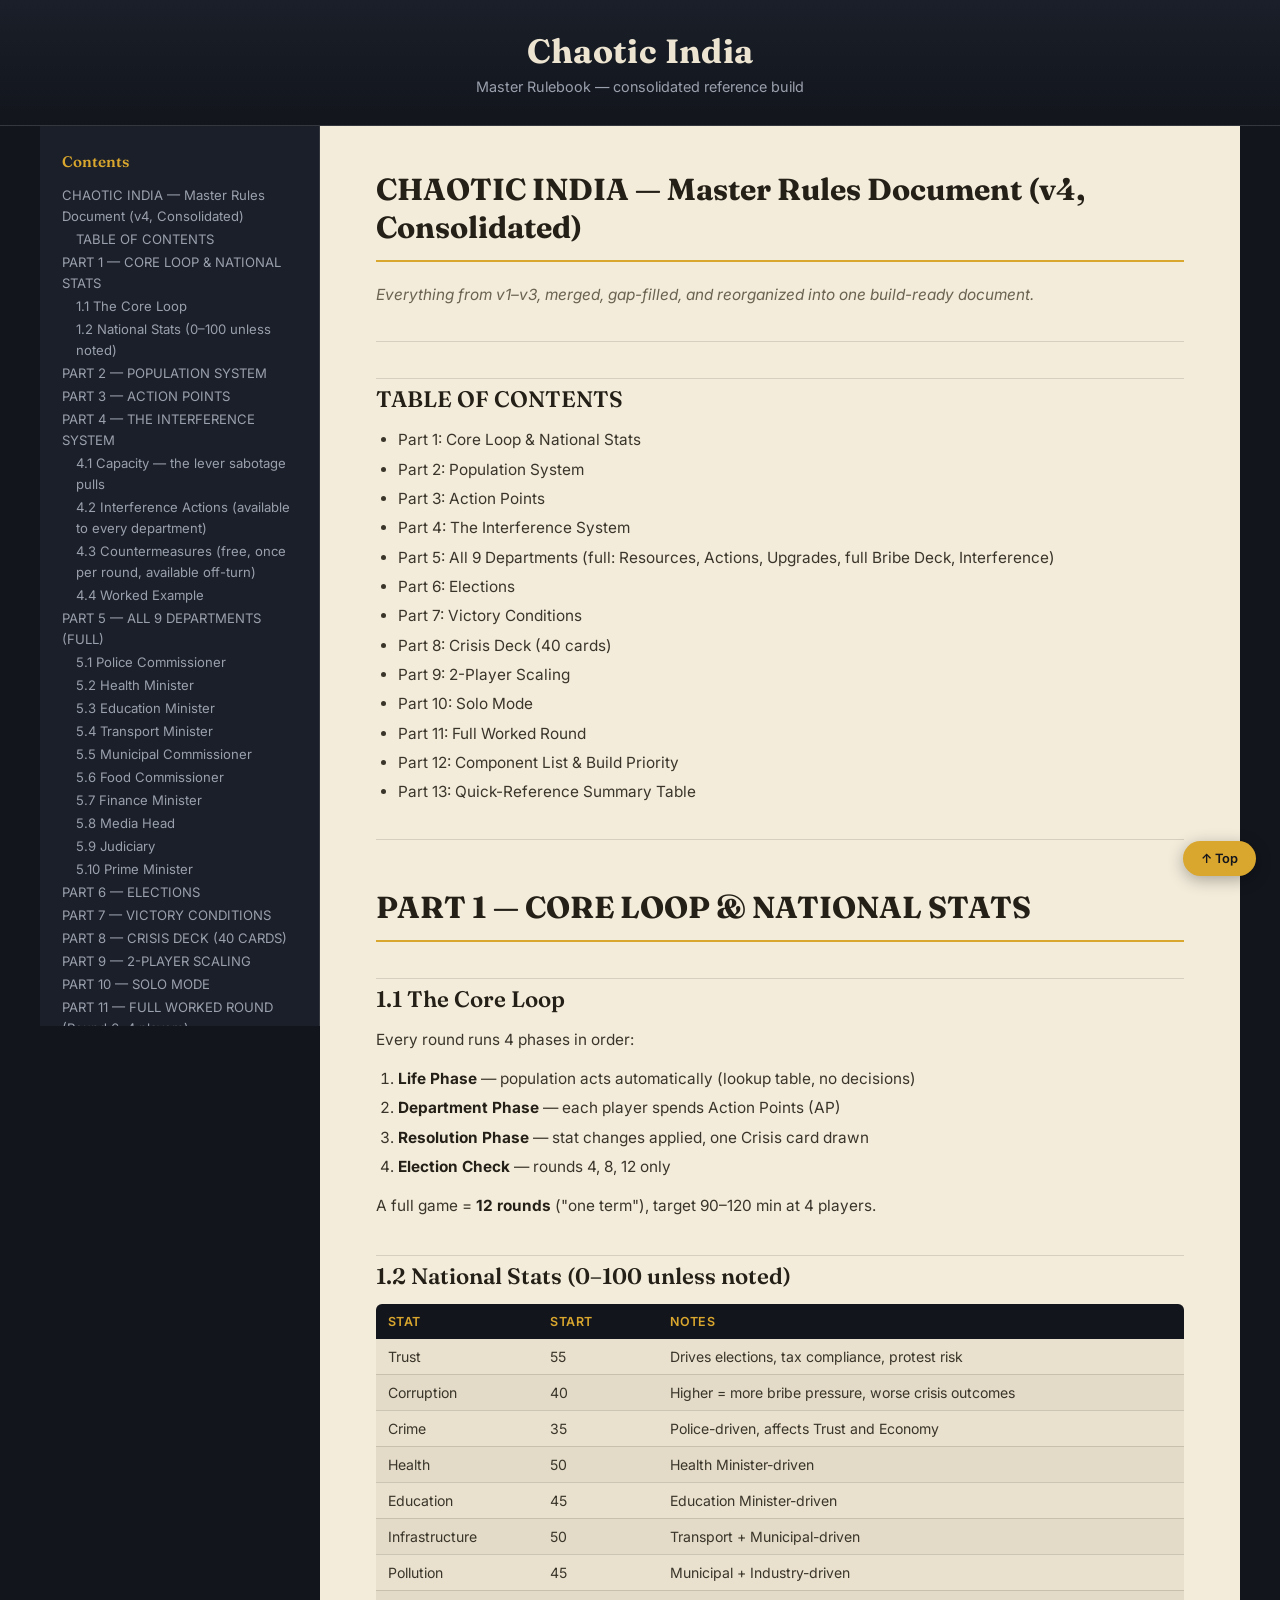
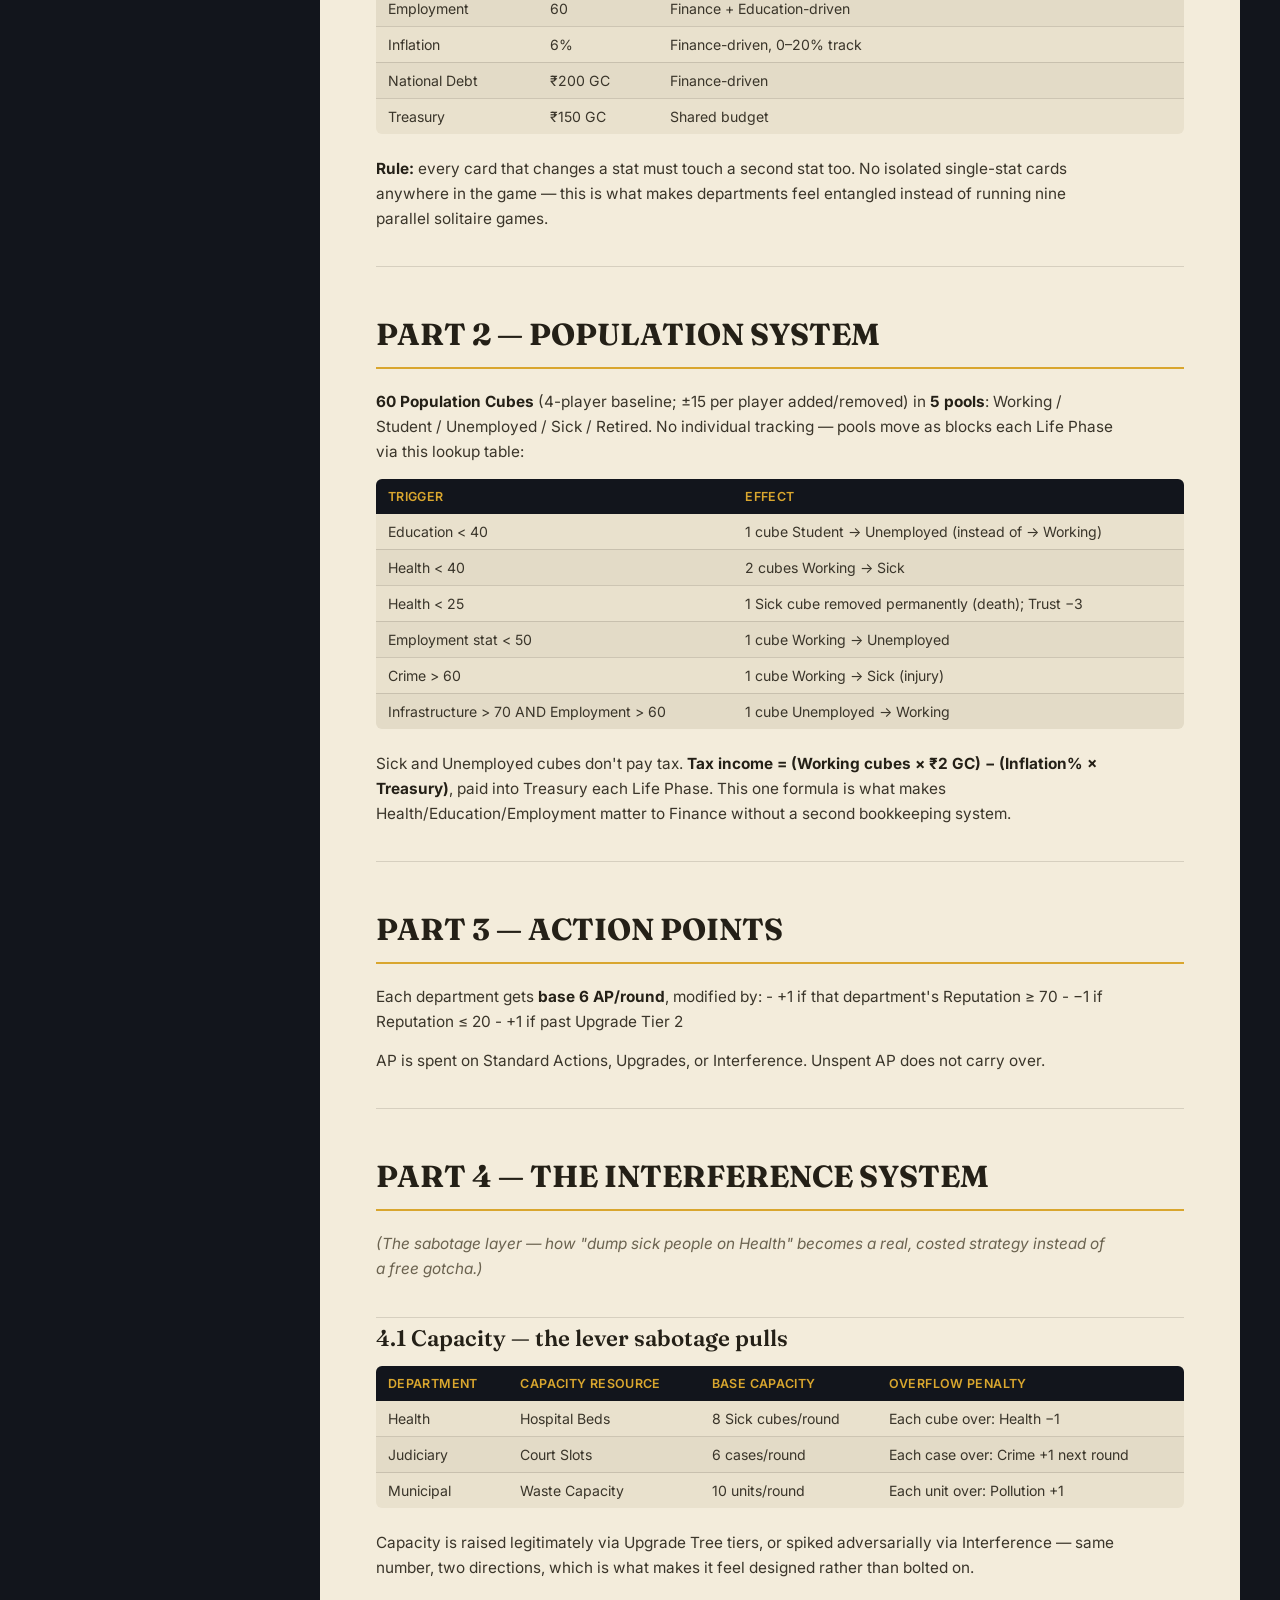
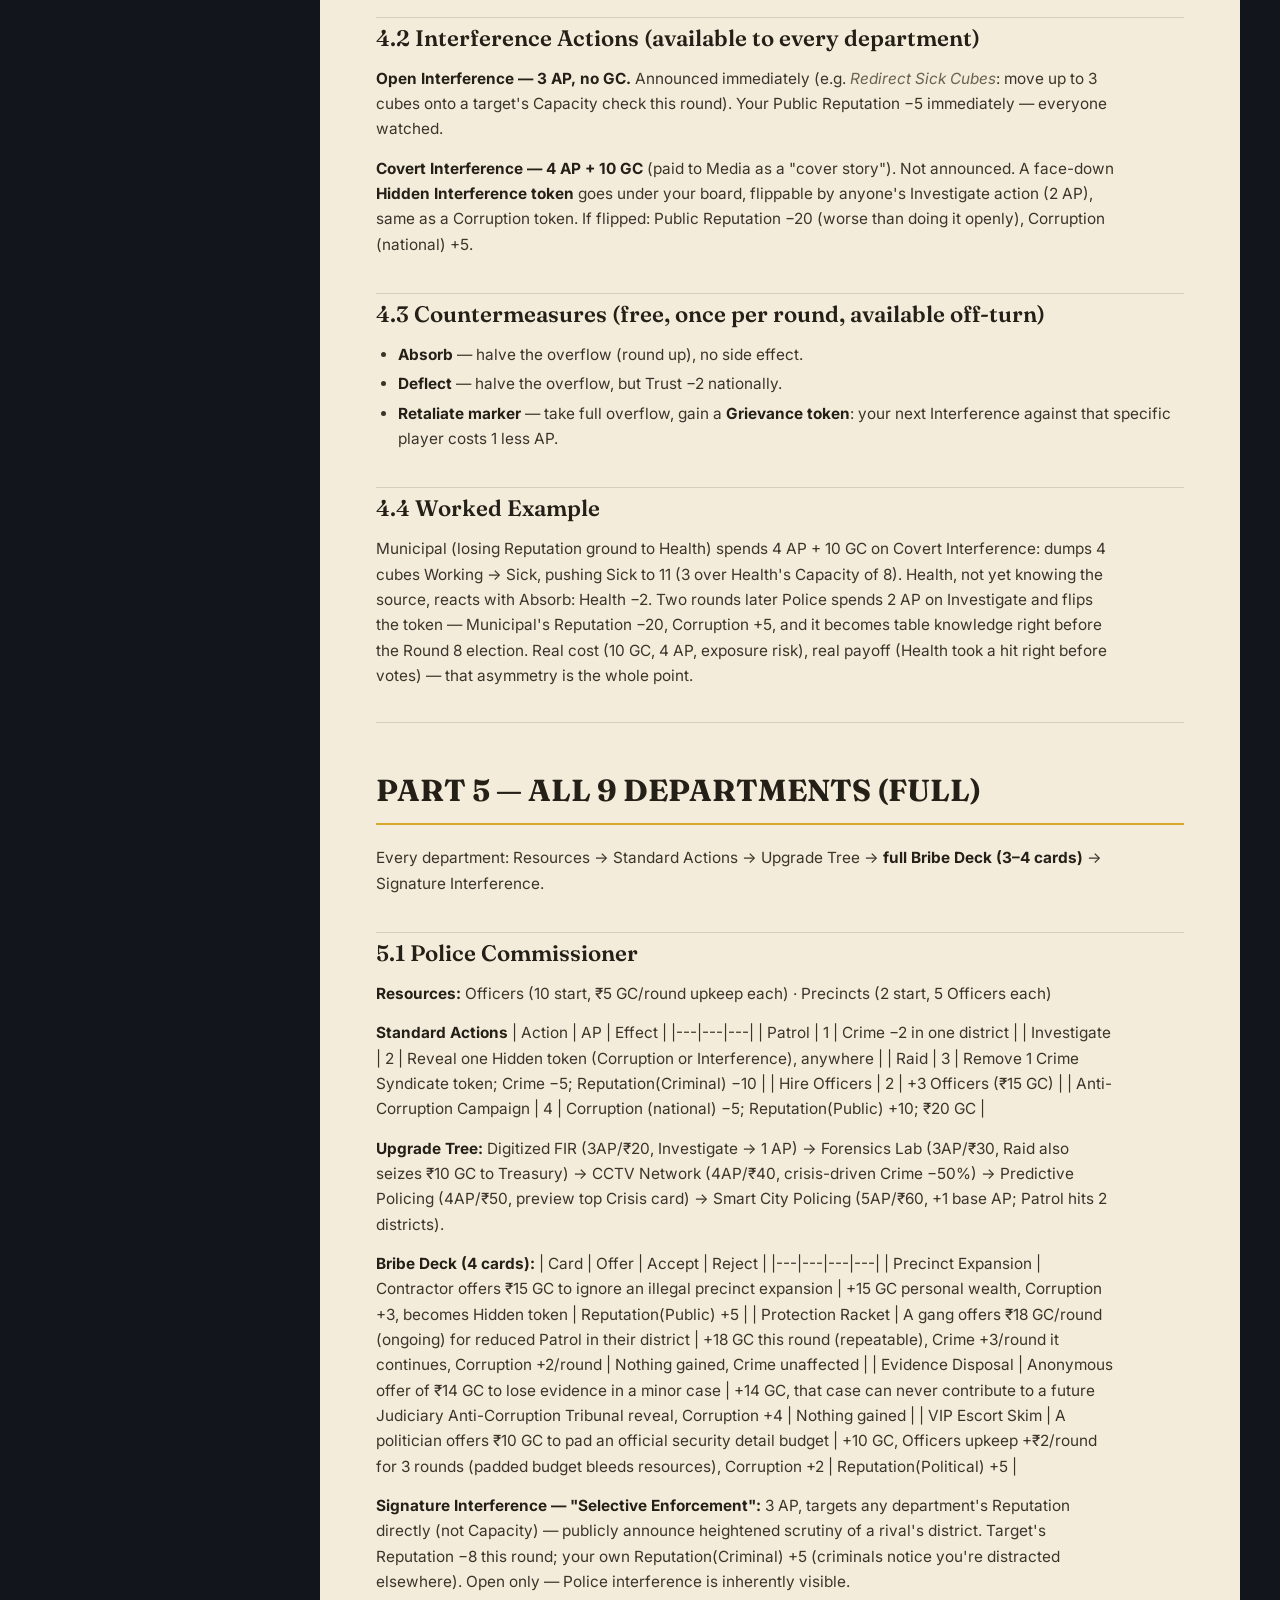
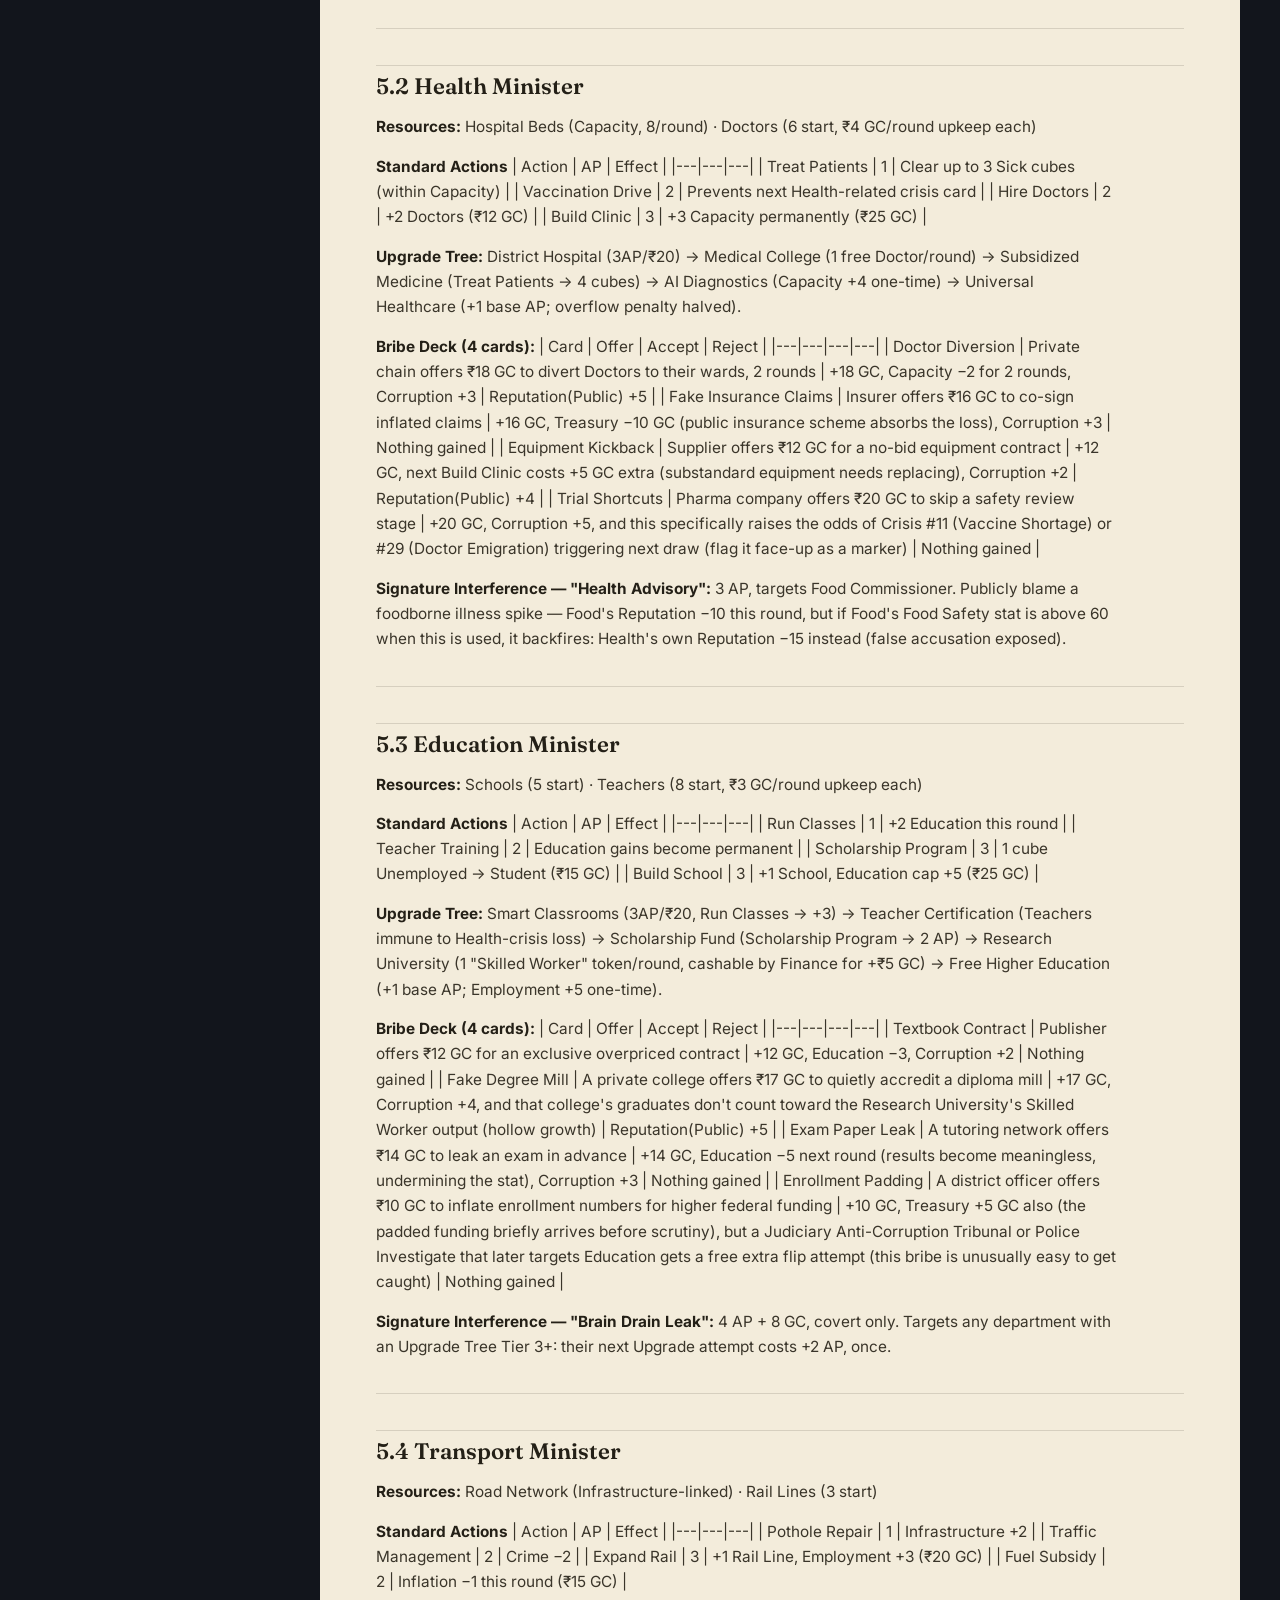
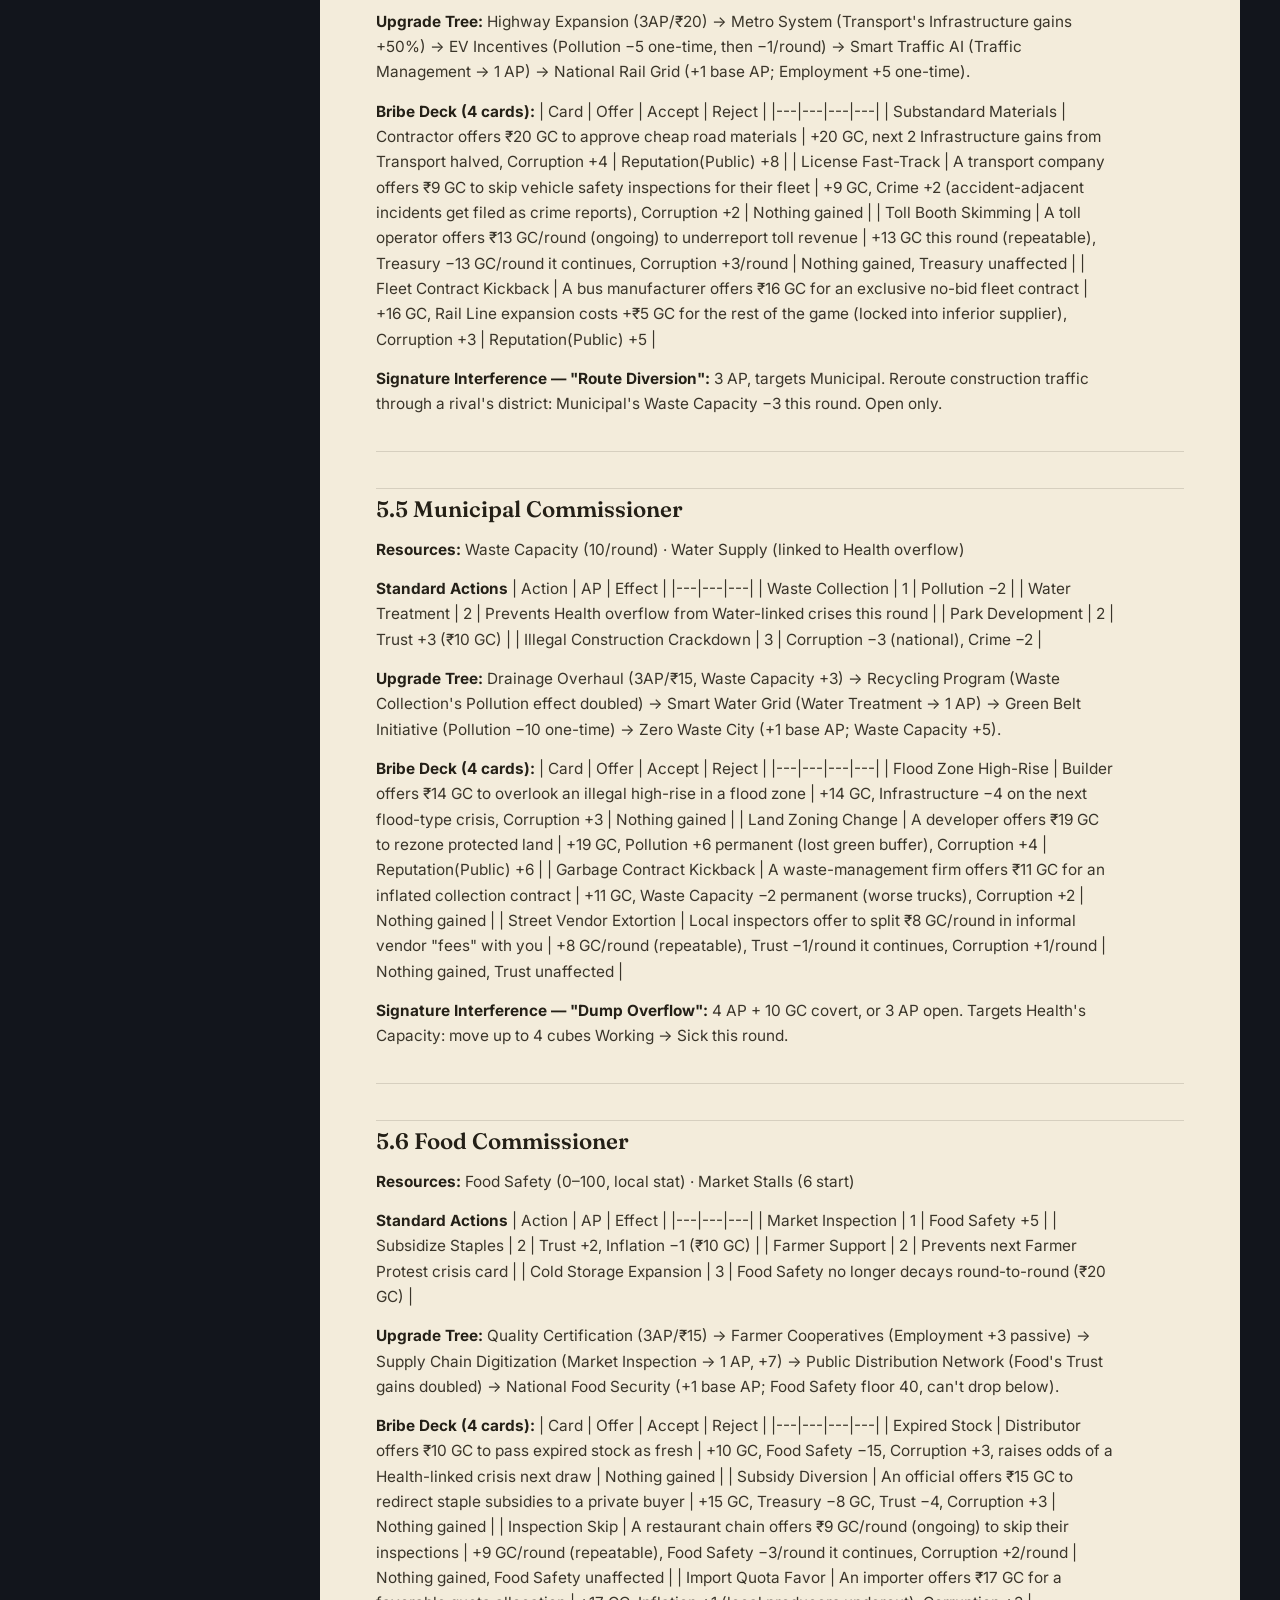
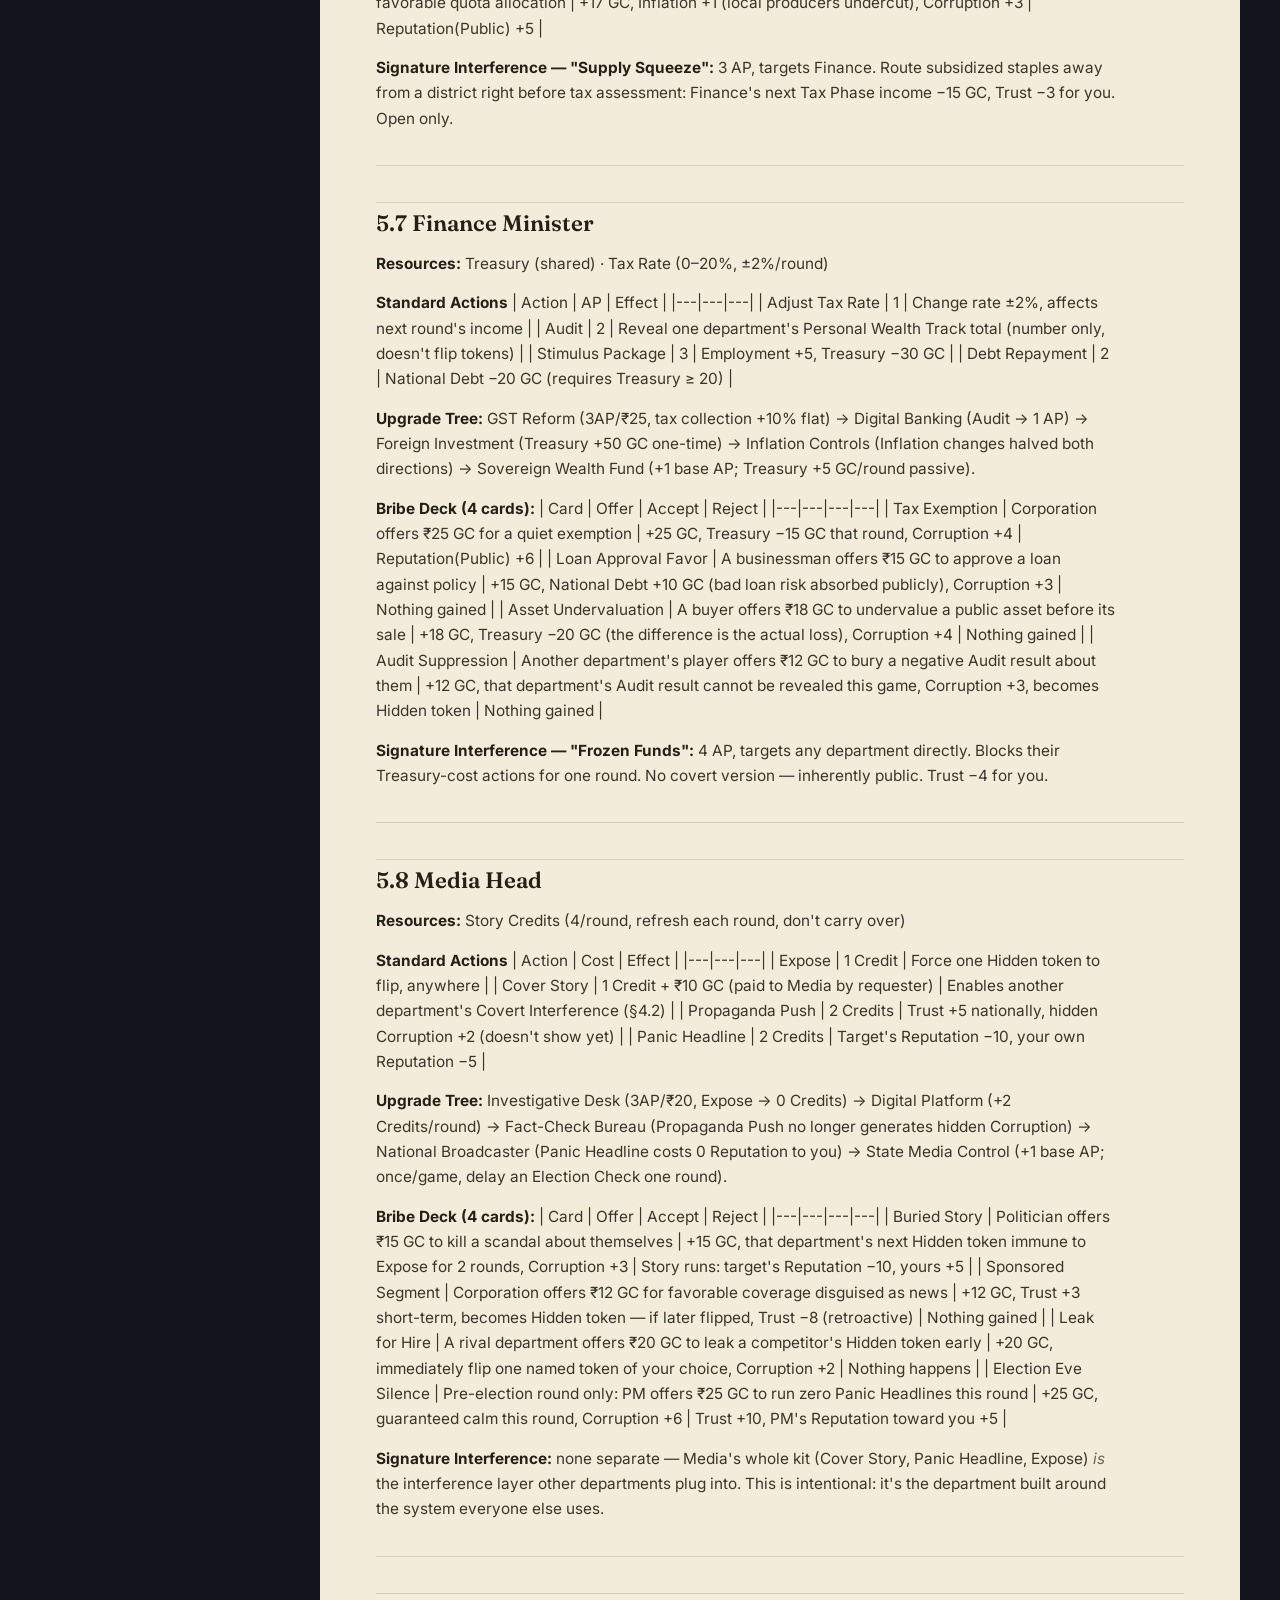
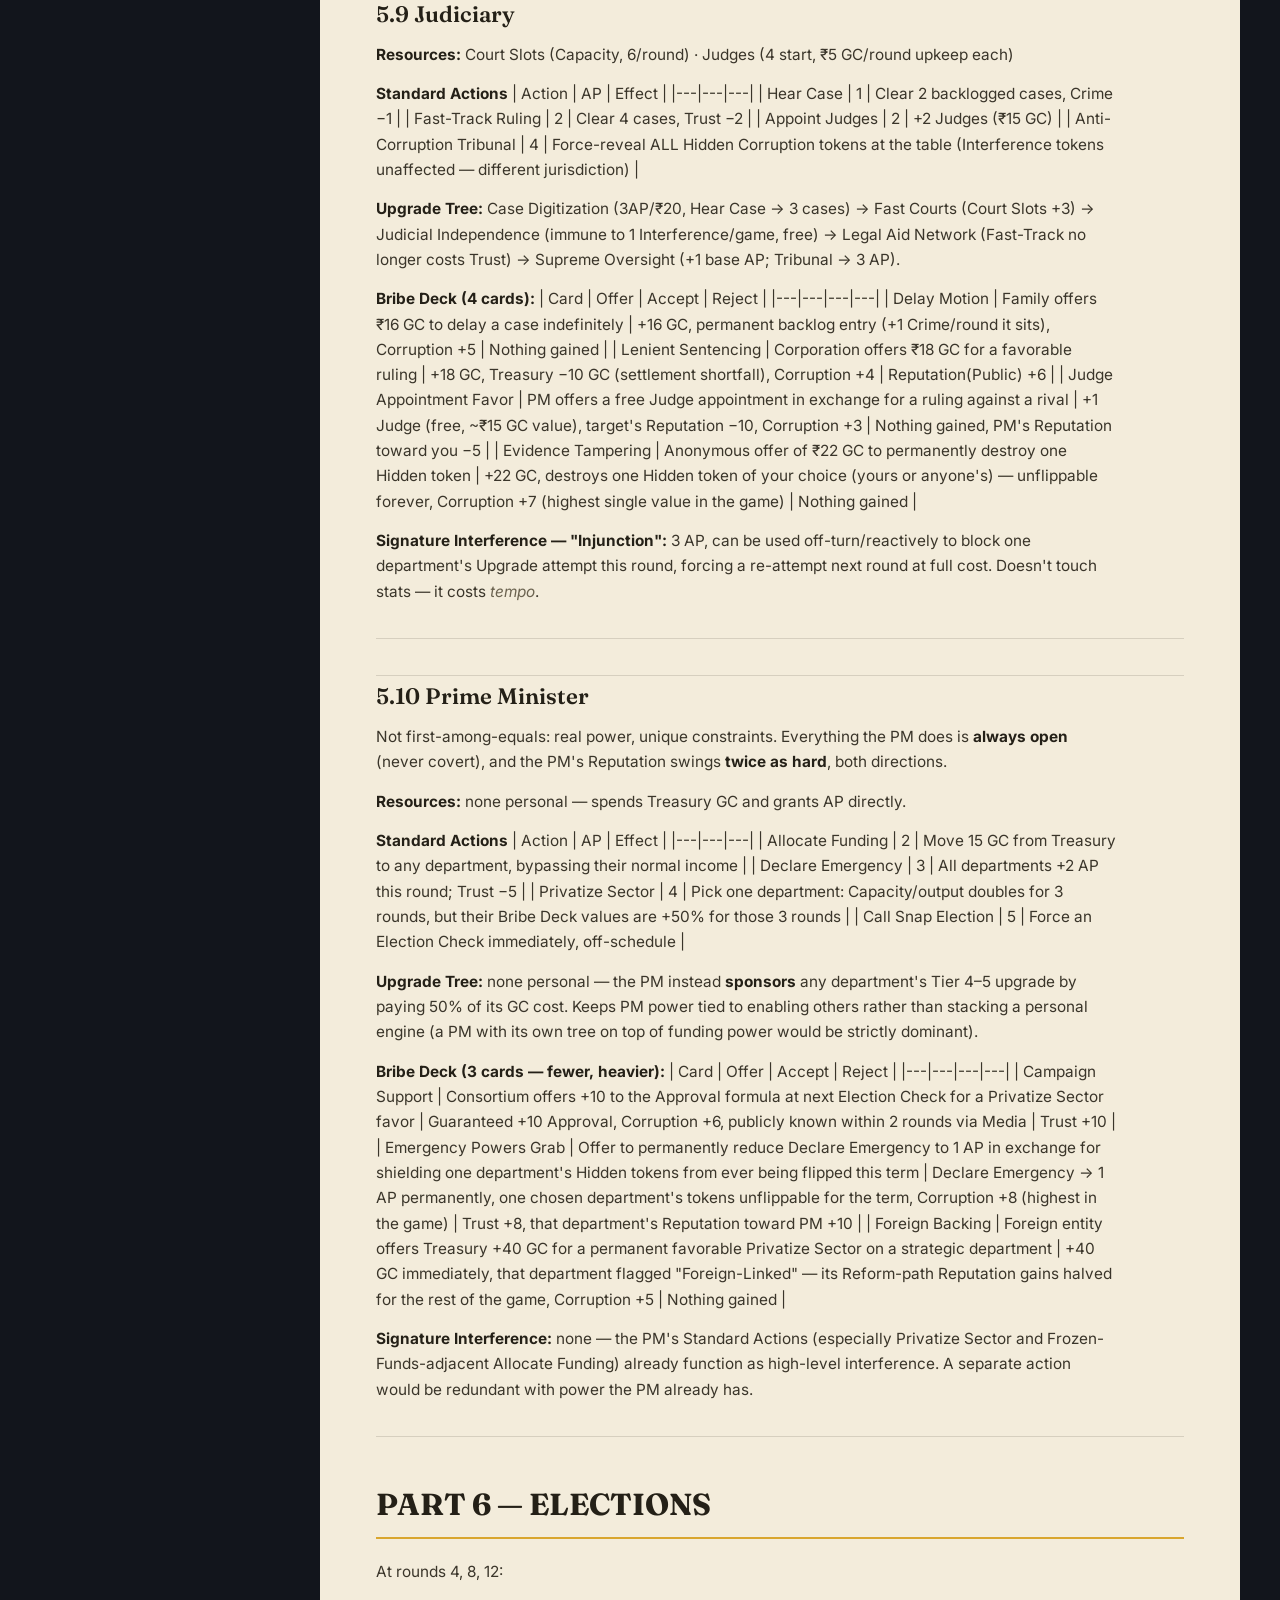
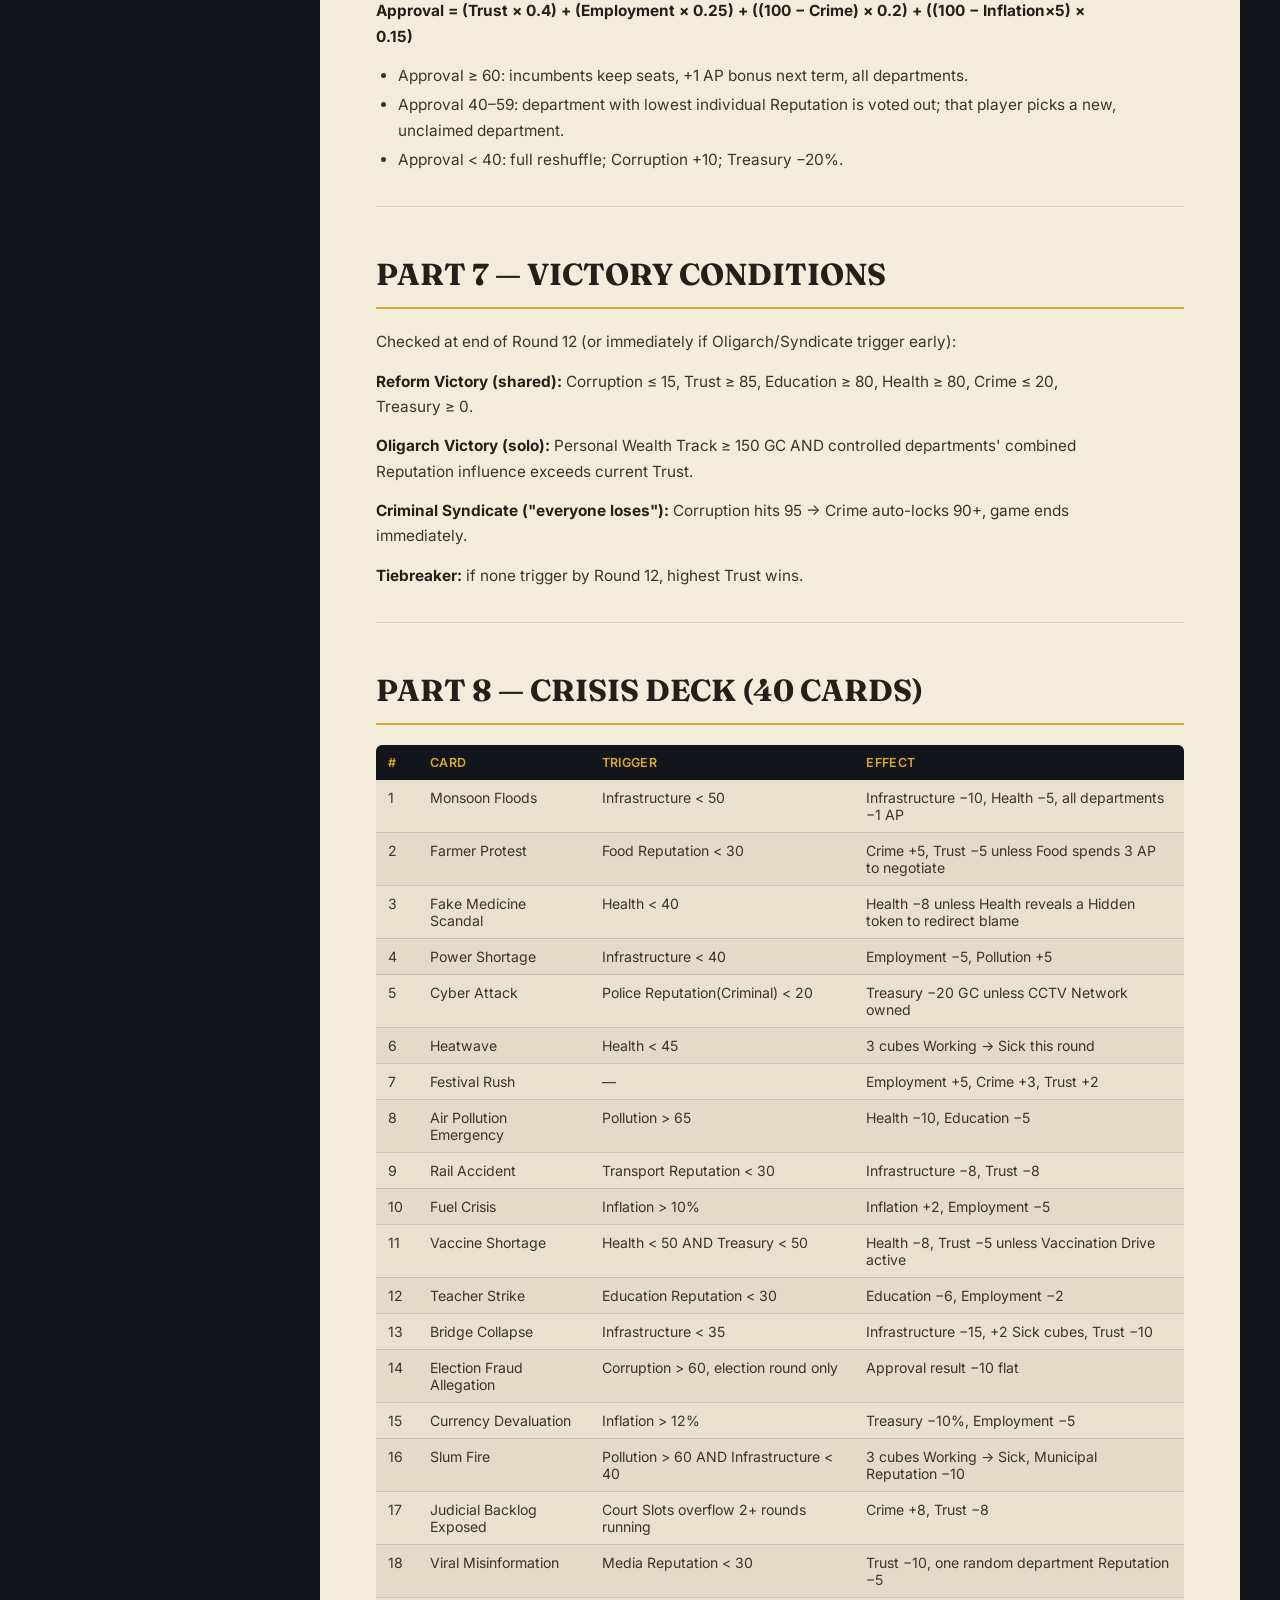
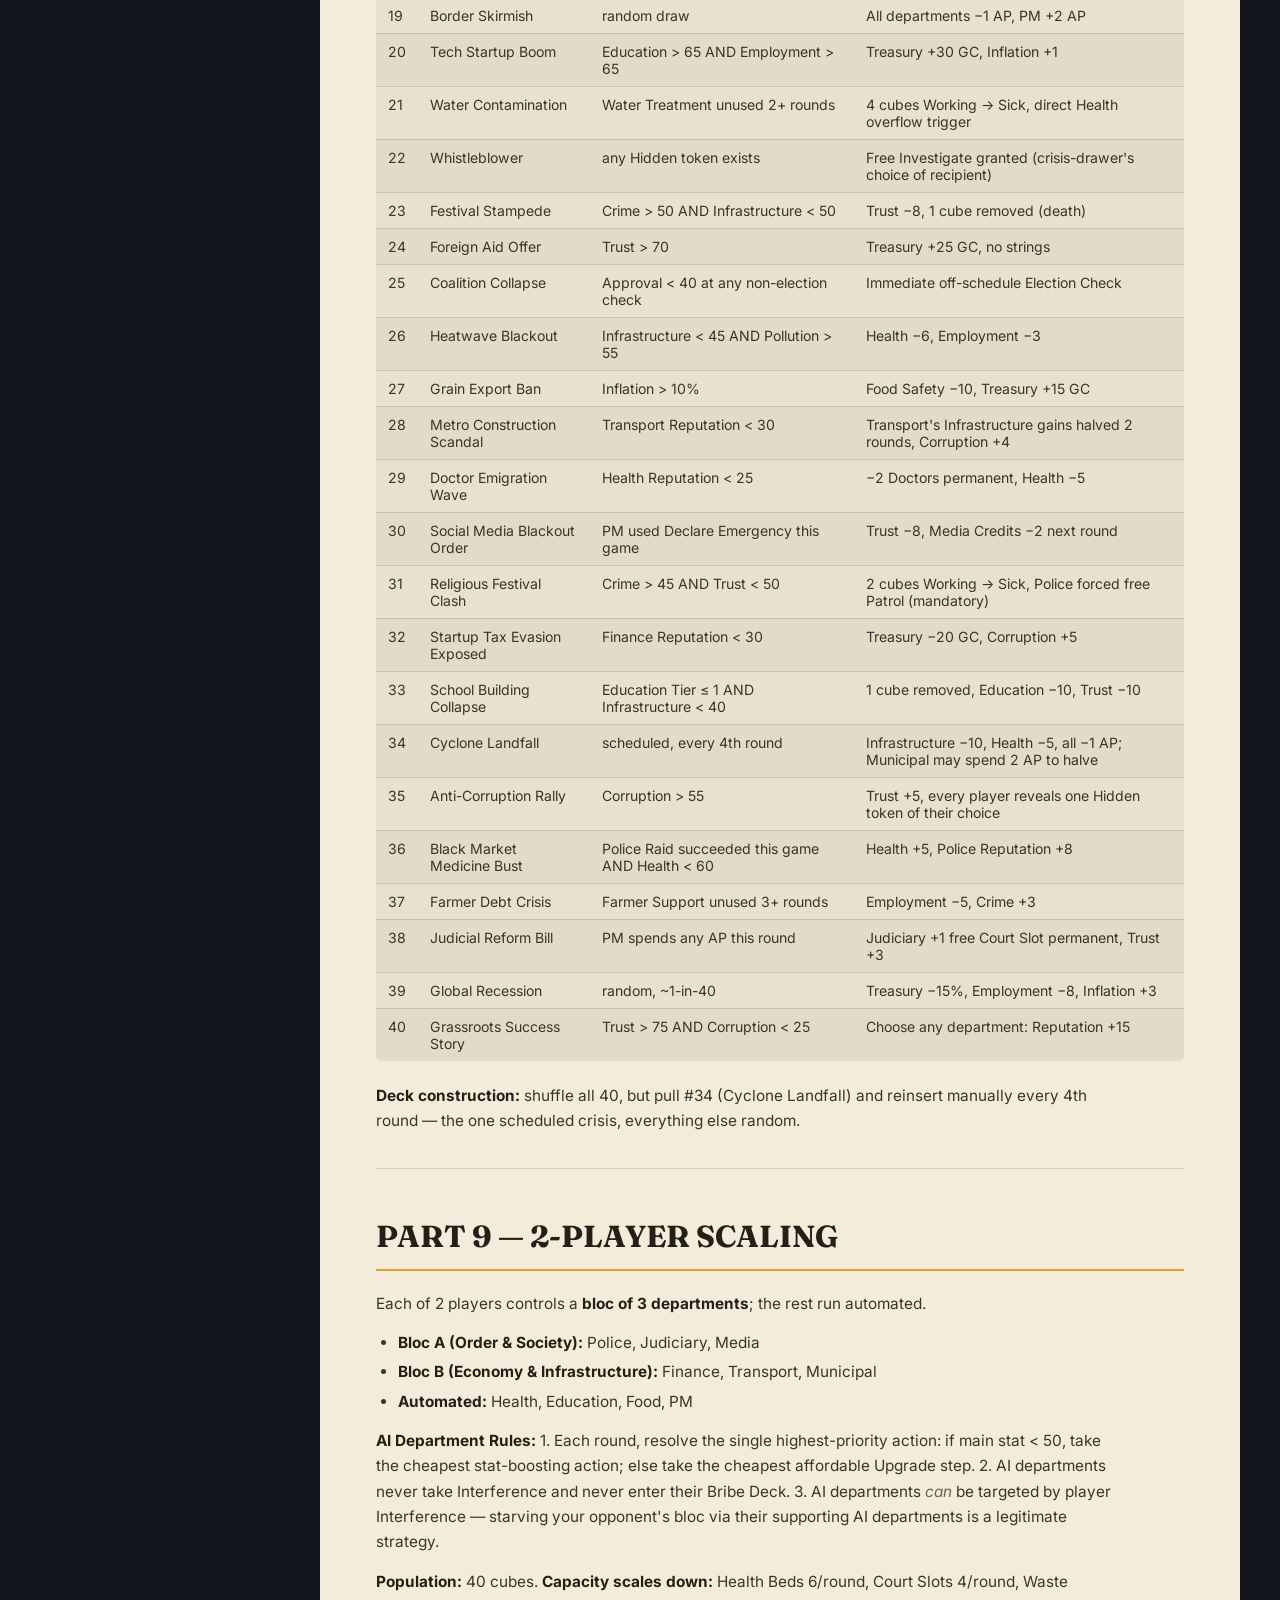
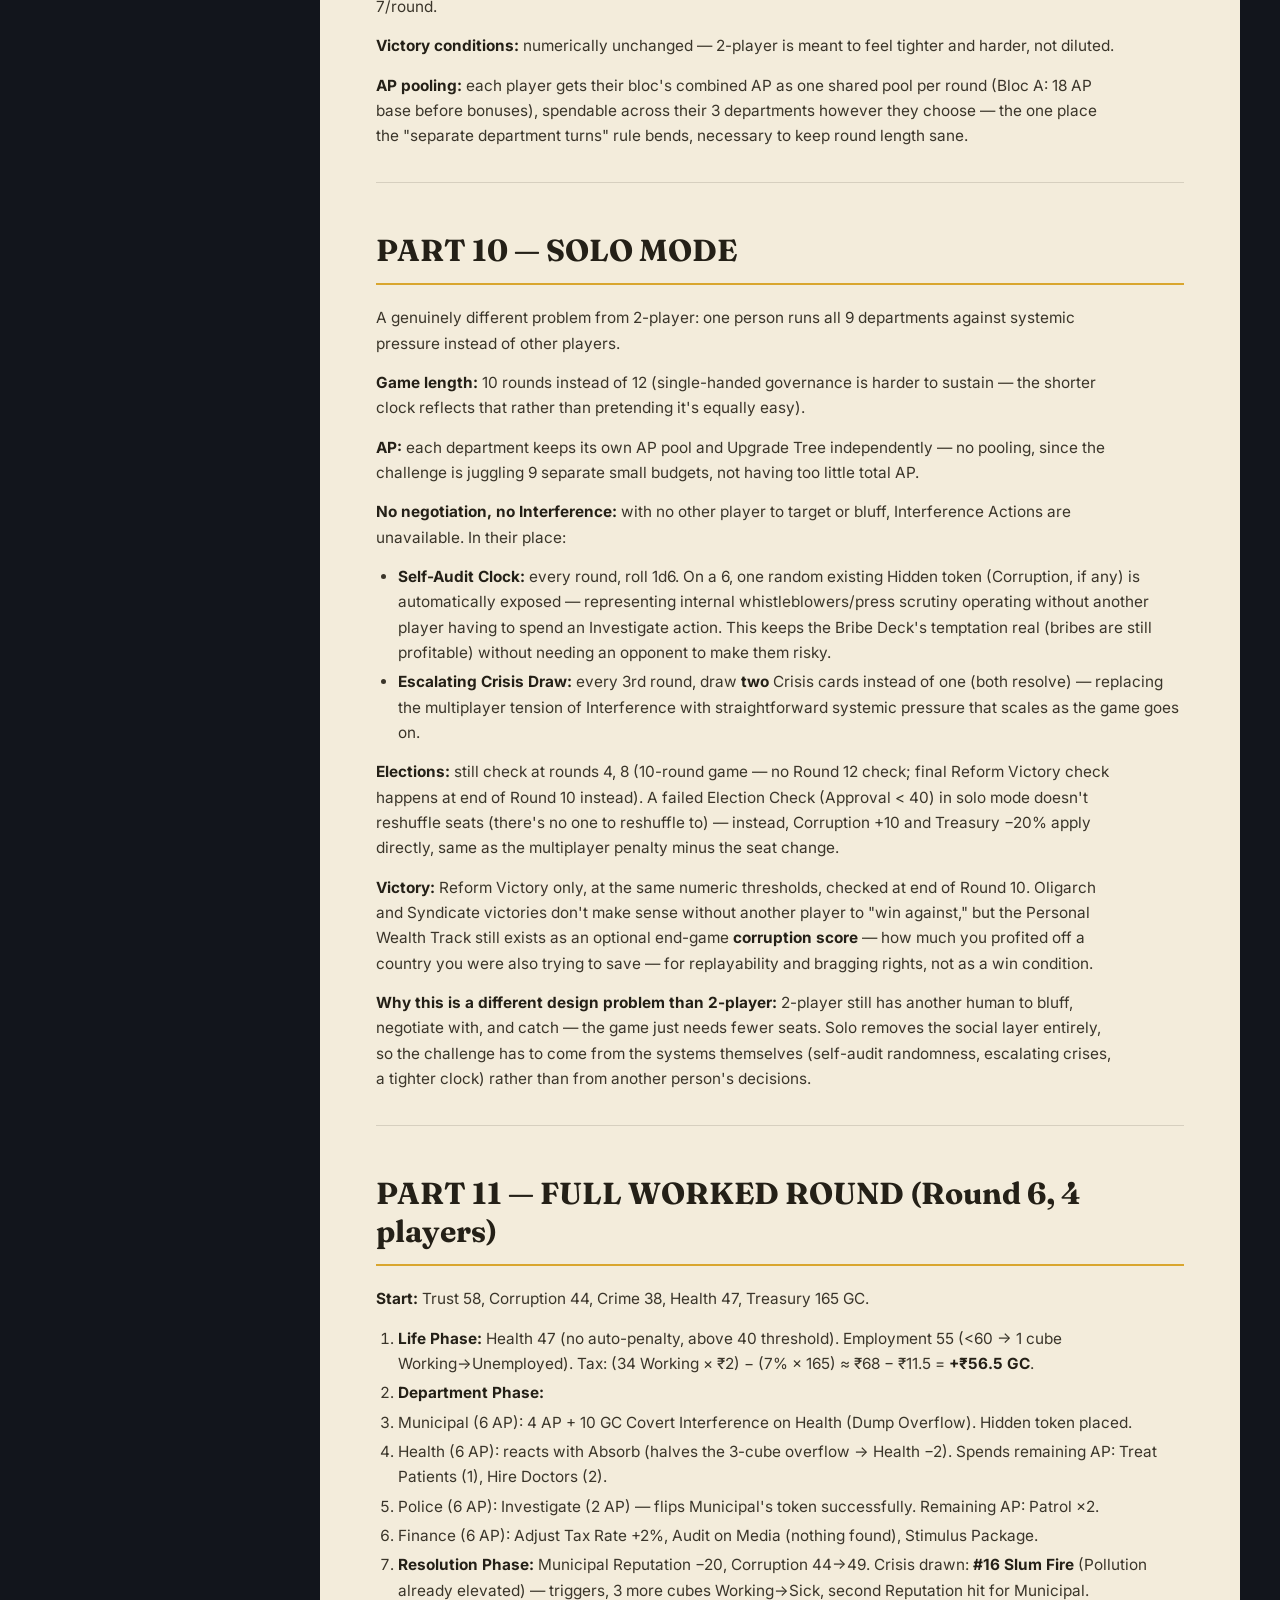
<file: game/chaotic-india-rulebook.html>
<!DOCTYPE html>
<html lang="en">
<head>
<meta charset="UTF-8">
<meta name="viewport" content="width=device-width, initial-scale=1.0">
<title>Chaotic India — Master Rulebook</title>
<link rel="preconnect" href="https://fonts.googleapis.com">
<link href="https://fonts.googleapis.com/css2?family=Fraunces:opsz,wght@9..144,400;9..144,500;9..144,600;9..144,700&family=Inter:wght@400;500;600;700&family=IBM+Plex+Mono:wght@500;600&display=swap" rel="stylesheet">
<style>
  :root{
    --ink:#12151c;
    --ink-2:#1a1f29;
    --ink-3:#232a37;
    --paper:#e9e1cd;
    --paper-2:#f3ecdb;
    --marigold:#d9a62e;
    --marigold-dim:#a9812a;
    --crimson:#b0453f;
    --teal:#3f7d68;
    --text-dark:#242017;
    --text-light:#ece4d0;
    --text-dim:#9aa0ad;
    --line: rgba(236,228,208,0.12);
    --line-paper: rgba(36,32,23,0.14);
  }
  *{ box-sizing:border-box; }
  body{
    margin:0;
    background:var(--ink);
    color:var(--text-dark);
    font-family:'Inter',sans-serif;
    -webkit-font-smoothing:antialiased;
  }
  a{ color:var(--marigold-dim); }

  header{
    background:linear-gradient(180deg,var(--ink-2),var(--ink));
    border-bottom:1px solid var(--line);
    padding:30px 28px;
    text-align:center;
  }
  header h1{
    font-family:'Fraunces',serif;
    font-weight:700;
    font-size:2.1rem;
    color:var(--text-light);
    margin:0 0 6px;
    letter-spacing:0.01em;
  }
  header p{
    color:var(--text-dim);
    font-size:0.9rem;
    margin:0;
  }

  .layout{
    display:grid;
    grid-template-columns:280px 1fr;
    max-width:1200px;
    margin:0 auto;
  }

  nav.toc{
    background:var(--ink-2);
    padding:26px 22px;
    position:sticky;
    top:0;
    align-self:start;
    max-height:100vh;
    overflow-y:auto;
    border-right:1px solid var(--line);
  }
  nav.toc h4{
    font-family:'Fraunces',serif;
    color:var(--marigold);
    font-size:0.95rem;
    margin:0 0 14px;
    font-weight:600;
  }
  nav.toc ul{ list-style:none; padding-left:0; margin:0; }
  nav.toc ul ul{ padding-left:14px; }
  nav.toc li{ margin:2px 0; }
  nav.toc a{
    color:var(--text-dim);
    text-decoration:none;
    font-size:0.82rem;
    line-height:1.6;
    display:block;
    transition:color .12s ease;
  }
  nav.toc a:hover{ color:var(--text-light); }

  main{
    background:var(--paper-2);
    padding:44px 56px 90px;
  }
  main h1{
    font-family:'Fraunces',serif;
    font-size:1.9rem;
    font-weight:700;
    color:var(--text-dark);
    border-bottom:2px solid var(--marigold);
    padding-bottom:14px;
    margin:48px 0 20px;
  }
  main h1:first-child{ margin-top:0; }
  main h2{
    font-family:'Fraunces',serif;
    font-size:1.4rem;
    font-weight:600;
    color:var(--text-dark);
    margin:36px 0 14px;
    padding-top:6px;
    border-top:1px solid var(--line-paper);
  }
  main h3{
    font-family:'Fraunces',serif;
    font-size:1.12rem;
    font-weight:600;
    color:#4a4130;
    margin:26px 0 10px;
  }
  main p{
    line-height:1.65;
    color:#3a352a;
    font-size:0.96rem;
    margin:0 0 14px;
    max-width:74ch;
  }
  main ul, main ol{
    line-height:1.65;
    color:#3a352a;
    font-size:0.96rem;
    margin:0 0 14px;
    padding-left:22px;
  }
  main li{ margin-bottom:4px; }
  main strong{ color:var(--text-dark); }
  main em{ color:#6b6350; }
  main hr{
    border:none;
    border-top:1px solid var(--line-paper);
    margin:34px 0;
  }
  main code{
    font-family:'IBM Plex Mono',monospace;
    background:rgba(36,32,23,0.08);
    padding:1px 5px;
    border-radius:3px;
    font-size:0.86em;
  }

  main table{
    width:100%;
    border-collapse:collapse;
    margin:6px 0 22px;
    font-size:0.88rem;
    background:var(--paper);
    border-radius:6px;
    overflow:hidden;
  }
  main thead th{
    background:var(--ink);
    color:var(--marigold);
    text-align:left;
    padding:10px 12px;
    font-weight:600;
    font-size:0.78rem;
    text-transform:uppercase;
    letter-spacing:0.03em;
  }
  main tbody td{
    padding:9px 12px;
    border-bottom:1px solid var(--line-paper);
    vertical-align:top;
    color:#3a352a;
  }
  main tbody tr:last-child td{ border-bottom:none; }
  main tbody tr:nth-child(even){ background:rgba(36,32,23,0.03); }

  .back-to-top{
    position:fixed;
    bottom:24px;
    right:24px;
    background:var(--marigold);
    color:var(--ink);
    border:none;
    padding:10px 18px;
    border-radius:100px;
    font-family:'Inter',sans-serif;
    font-weight:600;
    font-size:0.8rem;
    cursor:pointer;
    box-shadow:0 4px 16px rgba(0,0,0,0.3);
    text-decoration:none;
  }

  @media(max-width:900px){
    .layout{ grid-template-columns:1fr; }
    nav.toc{ position:static; max-height:none; border-right:none; border-bottom:1px solid var(--line); }
    main{ padding:32px 22px 70px; }
  }
</style>
</head>
<body>

<header>
  <h1>Chaotic India</h1>
  <p>Master Rulebook — consolidated reference build</p>
</header>

<div class="layout">
  <nav class="toc" id="tocMount"></nav>
  <main id="mainMount"></main>
</div>

<a href="#top" class="back-to-top">↑ Top</a>

<script id="toc-data" type="text/plain">&lt;div class="toc"&gt;
&lt;ul&gt;
&lt;li&gt;&lt;a href="#chaotic-india-master-rules-document-v4-consolidated"&gt;CHAOTIC INDIA — Master Rules Document (v4, Consolidated)&lt;/a&gt;&lt;ul&gt;
&lt;li&gt;&lt;a href="#table-of-contents"&gt;TABLE OF CONTENTS&lt;/a&gt;&lt;/li&gt;
&lt;/ul&gt;
&lt;/li&gt;
&lt;li&gt;&lt;a href="#part-1-core-loop-national-stats"&gt;PART 1 — CORE LOOP &amp;amp; NATIONAL STATS&lt;/a&gt;&lt;ul&gt;
&lt;li&gt;&lt;a href="#11-the-core-loop"&gt;1.1 The Core Loop&lt;/a&gt;&lt;/li&gt;
&lt;li&gt;&lt;a href="#12-national-stats-0100-unless-noted"&gt;1.2 National Stats (0–100 unless noted)&lt;/a&gt;&lt;/li&gt;
&lt;/ul&gt;
&lt;/li&gt;
&lt;li&gt;&lt;a href="#part-2-population-system"&gt;PART 2 — POPULATION SYSTEM&lt;/a&gt;&lt;/li&gt;
&lt;li&gt;&lt;a href="#part-3-action-points"&gt;PART 3 — ACTION POINTS&lt;/a&gt;&lt;/li&gt;
&lt;li&gt;&lt;a href="#part-4-the-interference-system"&gt;PART 4 — THE INTERFERENCE SYSTEM&lt;/a&gt;&lt;ul&gt;
&lt;li&gt;&lt;a href="#41-capacity-the-lever-sabotage-pulls"&gt;4.1 Capacity — the lever sabotage pulls&lt;/a&gt;&lt;/li&gt;
&lt;li&gt;&lt;a href="#42-interference-actions-available-to-every-department"&gt;4.2 Interference Actions (available to every department)&lt;/a&gt;&lt;/li&gt;
&lt;li&gt;&lt;a href="#43-countermeasures-free-once-per-round-available-off-turn"&gt;4.3 Countermeasures (free, once per round, available off-turn)&lt;/a&gt;&lt;/li&gt;
&lt;li&gt;&lt;a href="#44-worked-example"&gt;4.4 Worked Example&lt;/a&gt;&lt;/li&gt;
&lt;/ul&gt;
&lt;/li&gt;
&lt;li&gt;&lt;a href="#part-5-all-9-departments-full"&gt;PART 5 — ALL 9 DEPARTMENTS (FULL)&lt;/a&gt;&lt;ul&gt;
&lt;li&gt;&lt;a href="#51-police-commissioner"&gt;5.1 Police Commissioner&lt;/a&gt;&lt;/li&gt;
&lt;li&gt;&lt;a href="#52-health-minister"&gt;5.2 Health Minister&lt;/a&gt;&lt;/li&gt;
&lt;li&gt;&lt;a href="#53-education-minister"&gt;5.3 Education Minister&lt;/a&gt;&lt;/li&gt;
&lt;li&gt;&lt;a href="#54-transport-minister"&gt;5.4 Transport Minister&lt;/a&gt;&lt;/li&gt;
&lt;li&gt;&lt;a href="#55-municipal-commissioner"&gt;5.5 Municipal Commissioner&lt;/a&gt;&lt;/li&gt;
&lt;li&gt;&lt;a href="#56-food-commissioner"&gt;5.6 Food Commissioner&lt;/a&gt;&lt;/li&gt;
&lt;li&gt;&lt;a href="#57-finance-minister"&gt;5.7 Finance Minister&lt;/a&gt;&lt;/li&gt;
&lt;li&gt;&lt;a href="#58-media-head"&gt;5.8 Media Head&lt;/a&gt;&lt;/li&gt;
&lt;li&gt;&lt;a href="#59-judiciary"&gt;5.9 Judiciary&lt;/a&gt;&lt;/li&gt;
&lt;li&gt;&lt;a href="#510-prime-minister"&gt;5.10 Prime Minister&lt;/a&gt;&lt;/li&gt;
&lt;/ul&gt;
&lt;/li&gt;
&lt;li&gt;&lt;a href="#part-6-elections"&gt;PART 6 — ELECTIONS&lt;/a&gt;&lt;/li&gt;
&lt;li&gt;&lt;a href="#part-7-victory-conditions"&gt;PART 7 — VICTORY CONDITIONS&lt;/a&gt;&lt;/li&gt;
&lt;li&gt;&lt;a href="#part-8-crisis-deck-40-cards"&gt;PART 8 — CRISIS DECK (40 CARDS)&lt;/a&gt;&lt;/li&gt;
&lt;li&gt;&lt;a href="#part-9-2-player-scaling"&gt;PART 9 — 2-PLAYER SCALING&lt;/a&gt;&lt;/li&gt;
&lt;li&gt;&lt;a href="#part-10-solo-mode"&gt;PART 10 — SOLO MODE&lt;/a&gt;&lt;/li&gt;
&lt;li&gt;&lt;a href="#part-11-full-worked-round-round-6-4-players"&gt;PART 11 — FULL WORKED ROUND (Round 6, 4 players)&lt;/a&gt;&lt;/li&gt;
&lt;li&gt;&lt;a href="#part-12-component-list-build-priority"&gt;PART 12 — COMPONENT LIST &amp;amp; BUILD PRIORITY&lt;/a&gt;&lt;/li&gt;
&lt;li&gt;&lt;a href="#part-13-quick-reference-summary-table"&gt;PART 13 — QUICK-REFERENCE SUMMARY TABLE&lt;/a&gt;&lt;/li&gt;
&lt;/ul&gt;
&lt;/div&gt;
</script>
<script id="body-data" type="text/plain">&lt;h1 id="chaotic-india-master-rules-document-v4-consolidated"&gt;CHAOTIC INDIA — Master Rules Document (v4, Consolidated)&lt;/h1&gt;
&lt;p&gt;&lt;em&gt;Everything from v1–v3, merged, gap-filled, and reorganized into one build-ready document.&lt;/em&gt;&lt;/p&gt;
&lt;hr /&gt;
&lt;h2 id="table-of-contents"&gt;TABLE OF CONTENTS&lt;/h2&gt;
&lt;ul&gt;
&lt;li&gt;Part 1: Core Loop &amp;amp; National Stats&lt;/li&gt;
&lt;li&gt;Part 2: Population System&lt;/li&gt;
&lt;li&gt;Part 3: Action Points&lt;/li&gt;
&lt;li&gt;Part 4: The Interference System&lt;/li&gt;
&lt;li&gt;Part 5: All 9 Departments (full: Resources, Actions, Upgrades, full Bribe Deck, Interference)&lt;/li&gt;
&lt;li&gt;Part 6: Elections&lt;/li&gt;
&lt;li&gt;Part 7: Victory Conditions&lt;/li&gt;
&lt;li&gt;Part 8: Crisis Deck (40 cards)&lt;/li&gt;
&lt;li&gt;Part 9: 2-Player Scaling&lt;/li&gt;
&lt;li&gt;Part 10: Solo Mode&lt;/li&gt;
&lt;li&gt;Part 11: Full Worked Round&lt;/li&gt;
&lt;li&gt;Part 12: Component List &amp;amp; Build Priority&lt;/li&gt;
&lt;li&gt;Part 13: Quick-Reference Summary Table&lt;/li&gt;
&lt;/ul&gt;
&lt;hr /&gt;
&lt;h1 id="part-1-core-loop-national-stats"&gt;PART 1 — CORE LOOP &amp;amp; NATIONAL STATS&lt;/h1&gt;
&lt;h2 id="11-the-core-loop"&gt;1.1 The Core Loop&lt;/h2&gt;
&lt;p&gt;Every round runs 4 phases in order:&lt;/p&gt;
&lt;ol&gt;
&lt;li&gt;&lt;strong&gt;Life Phase&lt;/strong&gt; — population acts automatically (lookup table, no decisions)&lt;/li&gt;
&lt;li&gt;&lt;strong&gt;Department Phase&lt;/strong&gt; — each player spends Action Points (AP)&lt;/li&gt;
&lt;li&gt;&lt;strong&gt;Resolution Phase&lt;/strong&gt; — stat changes applied, one Crisis card drawn&lt;/li&gt;
&lt;li&gt;&lt;strong&gt;Election Check&lt;/strong&gt; — rounds 4, 8, 12 only&lt;/li&gt;
&lt;/ol&gt;
&lt;p&gt;A full game = &lt;strong&gt;12 rounds&lt;/strong&gt; ("one term"), target 90–120 min at 4 players.&lt;/p&gt;
&lt;h2 id="12-national-stats-0100-unless-noted"&gt;1.2 National Stats (0–100 unless noted)&lt;/h2&gt;
&lt;table&gt;
&lt;thead&gt;
&lt;tr&gt;
&lt;th&gt;Stat&lt;/th&gt;
&lt;th&gt;Start&lt;/th&gt;
&lt;th&gt;Notes&lt;/th&gt;
&lt;/tr&gt;
&lt;/thead&gt;
&lt;tbody&gt;
&lt;tr&gt;
&lt;td&gt;Trust&lt;/td&gt;
&lt;td&gt;55&lt;/td&gt;
&lt;td&gt;Drives elections, tax compliance, protest risk&lt;/td&gt;
&lt;/tr&gt;
&lt;tr&gt;
&lt;td&gt;Corruption&lt;/td&gt;
&lt;td&gt;40&lt;/td&gt;
&lt;td&gt;Higher = more bribe pressure, worse crisis outcomes&lt;/td&gt;
&lt;/tr&gt;
&lt;tr&gt;
&lt;td&gt;Crime&lt;/td&gt;
&lt;td&gt;35&lt;/td&gt;
&lt;td&gt;Police-driven, affects Trust and Economy&lt;/td&gt;
&lt;/tr&gt;
&lt;tr&gt;
&lt;td&gt;Health&lt;/td&gt;
&lt;td&gt;50&lt;/td&gt;
&lt;td&gt;Health Minister-driven&lt;/td&gt;
&lt;/tr&gt;
&lt;tr&gt;
&lt;td&gt;Education&lt;/td&gt;
&lt;td&gt;45&lt;/td&gt;
&lt;td&gt;Education Minister-driven&lt;/td&gt;
&lt;/tr&gt;
&lt;tr&gt;
&lt;td&gt;Infrastructure&lt;/td&gt;
&lt;td&gt;50&lt;/td&gt;
&lt;td&gt;Transport + Municipal-driven&lt;/td&gt;
&lt;/tr&gt;
&lt;tr&gt;
&lt;td&gt;Pollution&lt;/td&gt;
&lt;td&gt;45&lt;/td&gt;
&lt;td&gt;Municipal + Industry-driven&lt;/td&gt;
&lt;/tr&gt;
&lt;tr&gt;
&lt;td&gt;Employment&lt;/td&gt;
&lt;td&gt;60&lt;/td&gt;
&lt;td&gt;Finance + Education-driven&lt;/td&gt;
&lt;/tr&gt;
&lt;tr&gt;
&lt;td&gt;Inflation&lt;/td&gt;
&lt;td&gt;6%&lt;/td&gt;
&lt;td&gt;Finance-driven, 0–20% track&lt;/td&gt;
&lt;/tr&gt;
&lt;tr&gt;
&lt;td&gt;National Debt&lt;/td&gt;
&lt;td&gt;₹200 GC&lt;/td&gt;
&lt;td&gt;Finance-driven&lt;/td&gt;
&lt;/tr&gt;
&lt;tr&gt;
&lt;td&gt;Treasury&lt;/td&gt;
&lt;td&gt;₹150 GC&lt;/td&gt;
&lt;td&gt;Shared budget&lt;/td&gt;
&lt;/tr&gt;
&lt;/tbody&gt;
&lt;/table&gt;
&lt;p&gt;&lt;strong&gt;Rule:&lt;/strong&gt; every card that changes a stat must touch a second stat too. No isolated single-stat cards anywhere in the game — this is what makes departments feel entangled instead of running nine parallel solitaire games.&lt;/p&gt;
&lt;hr /&gt;
&lt;h1 id="part-2-population-system"&gt;PART 2 — POPULATION SYSTEM&lt;/h1&gt;
&lt;p&gt;&lt;strong&gt;60 Population Cubes&lt;/strong&gt; (4-player baseline; ±15 per player added/removed) in &lt;strong&gt;5 pools&lt;/strong&gt;: Working / Student / Unemployed / Sick / Retired. No individual tracking — pools move as blocks each Life Phase via this lookup table:&lt;/p&gt;
&lt;table&gt;
&lt;thead&gt;
&lt;tr&gt;
&lt;th&gt;Trigger&lt;/th&gt;
&lt;th&gt;Effect&lt;/th&gt;
&lt;/tr&gt;
&lt;/thead&gt;
&lt;tbody&gt;
&lt;tr&gt;
&lt;td&gt;Education &amp;lt; 40&lt;/td&gt;
&lt;td&gt;1 cube Student → Unemployed (instead of → Working)&lt;/td&gt;
&lt;/tr&gt;
&lt;tr&gt;
&lt;td&gt;Health &amp;lt; 40&lt;/td&gt;
&lt;td&gt;2 cubes Working → Sick&lt;/td&gt;
&lt;/tr&gt;
&lt;tr&gt;
&lt;td&gt;Health &amp;lt; 25&lt;/td&gt;
&lt;td&gt;1 Sick cube removed permanently (death); Trust −3&lt;/td&gt;
&lt;/tr&gt;
&lt;tr&gt;
&lt;td&gt;Employment stat &amp;lt; 50&lt;/td&gt;
&lt;td&gt;1 cube Working → Unemployed&lt;/td&gt;
&lt;/tr&gt;
&lt;tr&gt;
&lt;td&gt;Crime &amp;gt; 60&lt;/td&gt;
&lt;td&gt;1 cube Working → Sick (injury)&lt;/td&gt;
&lt;/tr&gt;
&lt;tr&gt;
&lt;td&gt;Infrastructure &amp;gt; 70 AND Employment &amp;gt; 60&lt;/td&gt;
&lt;td&gt;1 cube Unemployed → Working&lt;/td&gt;
&lt;/tr&gt;
&lt;/tbody&gt;
&lt;/table&gt;
&lt;p&gt;Sick and Unemployed cubes don't pay tax. &lt;strong&gt;Tax income = (Working cubes × ₹2 GC) − (Inflation% × Treasury)&lt;/strong&gt;, paid into Treasury each Life Phase. This one formula is what makes Health/Education/Employment matter to Finance without a second bookkeeping system.&lt;/p&gt;
&lt;hr /&gt;
&lt;h1 id="part-3-action-points"&gt;PART 3 — ACTION POINTS&lt;/h1&gt;
&lt;p&gt;Each department gets &lt;strong&gt;base 6 AP/round&lt;/strong&gt;, modified by:
- +1 if that department's Reputation ≥ 70
- −1 if Reputation ≤ 20
- +1 if past Upgrade Tier 2&lt;/p&gt;
&lt;p&gt;AP is spent on Standard Actions, Upgrades, or Interference. Unspent AP does not carry over.&lt;/p&gt;
&lt;hr /&gt;
&lt;h1 id="part-4-the-interference-system"&gt;PART 4 — THE INTERFERENCE SYSTEM&lt;/h1&gt;
&lt;p&gt;&lt;em&gt;(The sabotage layer — how "dump sick people on Health" becomes a real, costed strategy instead of a free gotcha.)&lt;/em&gt;&lt;/p&gt;
&lt;h2 id="41-capacity-the-lever-sabotage-pulls"&gt;4.1 Capacity — the lever sabotage pulls&lt;/h2&gt;
&lt;table&gt;
&lt;thead&gt;
&lt;tr&gt;
&lt;th&gt;Department&lt;/th&gt;
&lt;th&gt;Capacity Resource&lt;/th&gt;
&lt;th&gt;Base Capacity&lt;/th&gt;
&lt;th&gt;Overflow Penalty&lt;/th&gt;
&lt;/tr&gt;
&lt;/thead&gt;
&lt;tbody&gt;
&lt;tr&gt;
&lt;td&gt;Health&lt;/td&gt;
&lt;td&gt;Hospital Beds&lt;/td&gt;
&lt;td&gt;8 Sick cubes/round&lt;/td&gt;
&lt;td&gt;Each cube over: Health −1&lt;/td&gt;
&lt;/tr&gt;
&lt;tr&gt;
&lt;td&gt;Judiciary&lt;/td&gt;
&lt;td&gt;Court Slots&lt;/td&gt;
&lt;td&gt;6 cases/round&lt;/td&gt;
&lt;td&gt;Each case over: Crime +1 next round&lt;/td&gt;
&lt;/tr&gt;
&lt;tr&gt;
&lt;td&gt;Municipal&lt;/td&gt;
&lt;td&gt;Waste Capacity&lt;/td&gt;
&lt;td&gt;10 units/round&lt;/td&gt;
&lt;td&gt;Each unit over: Pollution +1&lt;/td&gt;
&lt;/tr&gt;
&lt;/tbody&gt;
&lt;/table&gt;
&lt;p&gt;Capacity is raised legitimately via Upgrade Tree tiers, or spiked adversarially via Interference — same number, two directions, which is what makes it feel designed rather than bolted on.&lt;/p&gt;
&lt;h2 id="42-interference-actions-available-to-every-department"&gt;4.2 Interference Actions (available to every department)&lt;/h2&gt;
&lt;p&gt;&lt;strong&gt;Open Interference — 3 AP, no GC.&lt;/strong&gt; Announced immediately (e.g. &lt;em&gt;Redirect Sick Cubes&lt;/em&gt;: move up to 3 cubes onto a target's Capacity check this round). Your Public Reputation −5 immediately — everyone watched.&lt;/p&gt;
&lt;p&gt;&lt;strong&gt;Covert Interference — 4 AP + 10 GC&lt;/strong&gt; (paid to Media as a "cover story"). Not announced. A face-down &lt;strong&gt;Hidden Interference token&lt;/strong&gt; goes under your board, flippable by anyone's Investigate action (2 AP), same as a Corruption token. If flipped: Public Reputation −20 (worse than doing it openly), Corruption (national) +5.&lt;/p&gt;
&lt;h2 id="43-countermeasures-free-once-per-round-available-off-turn"&gt;4.3 Countermeasures (free, once per round, available off-turn)&lt;/h2&gt;
&lt;ul&gt;
&lt;li&gt;&lt;strong&gt;Absorb&lt;/strong&gt; — halve the overflow (round up), no side effect.&lt;/li&gt;
&lt;li&gt;&lt;strong&gt;Deflect&lt;/strong&gt; — halve the overflow, but Trust −2 nationally.&lt;/li&gt;
&lt;li&gt;&lt;strong&gt;Retaliate marker&lt;/strong&gt; — take full overflow, gain a &lt;strong&gt;Grievance token&lt;/strong&gt;: your next Interference against that specific player costs 1 less AP.&lt;/li&gt;
&lt;/ul&gt;
&lt;h2 id="44-worked-example"&gt;4.4 Worked Example&lt;/h2&gt;
&lt;p&gt;Municipal (losing Reputation ground to Health) spends 4 AP + 10 GC on Covert Interference: dumps 4 cubes Working → Sick, pushing Sick to 11 (3 over Health's Capacity of 8). Health, not yet knowing the source, reacts with Absorb: Health −2. Two rounds later Police spends 2 AP on Investigate and flips the token — Municipal's Reputation −20, Corruption +5, and it becomes table knowledge right before the Round 8 election. Real cost (10 GC, 4 AP, exposure risk), real payoff (Health took a hit right before votes) — that asymmetry is the whole point.&lt;/p&gt;
&lt;hr /&gt;
&lt;h1 id="part-5-all-9-departments-full"&gt;PART 5 — ALL 9 DEPARTMENTS (FULL)&lt;/h1&gt;
&lt;p&gt;Every department: Resources → Standard Actions → Upgrade Tree → &lt;strong&gt;full Bribe Deck (3–4 cards)&lt;/strong&gt; → Signature Interference.&lt;/p&gt;
&lt;h2 id="51-police-commissioner"&gt;5.1 Police Commissioner&lt;/h2&gt;
&lt;p&gt;&lt;strong&gt;Resources:&lt;/strong&gt; Officers (10 start, ₹5 GC/round upkeep each) · Precincts (2 start, 5 Officers each)&lt;/p&gt;
&lt;p&gt;&lt;strong&gt;Standard Actions&lt;/strong&gt;
| Action | AP | Effect |
|---|---|---|
| Patrol | 1 | Crime −2 in one district |
| Investigate | 2 | Reveal one Hidden token (Corruption or Interference), anywhere |
| Raid | 3 | Remove 1 Crime Syndicate token; Crime −5; Reputation(Criminal) −10 |
| Hire Officers | 2 | +3 Officers (₹15 GC) |
| Anti-Corruption Campaign | 4 | Corruption (national) −5; Reputation(Public) +10; ₹20 GC |&lt;/p&gt;
&lt;p&gt;&lt;strong&gt;Upgrade Tree:&lt;/strong&gt; Digitized FIR (3AP/₹20, Investigate → 1 AP) → Forensics Lab (3AP/₹30, Raid also seizes ₹10 GC to Treasury) → CCTV Network (4AP/₹40, crisis-driven Crime −50%) → Predictive Policing (4AP/₹50, preview top Crisis card) → Smart City Policing (5AP/₹60, +1 base AP; Patrol hits 2 districts).&lt;/p&gt;
&lt;p&gt;&lt;strong&gt;Bribe Deck (4 cards):&lt;/strong&gt;
| Card | Offer | Accept | Reject |
|---|---|---|---|
| Precinct Expansion | Contractor offers ₹15 GC to ignore an illegal precinct expansion | +15 GC personal wealth, Corruption +3, becomes Hidden token | Reputation(Public) +5 |
| Protection Racket | A gang offers ₹18 GC/round (ongoing) for reduced Patrol in their district | +18 GC this round (repeatable), Crime +3/round it continues, Corruption +2/round | Nothing gained, Crime unaffected |
| Evidence Disposal | Anonymous offer of ₹14 GC to lose evidence in a minor case | +14 GC, that case can never contribute to a future Judiciary Anti-Corruption Tribunal reveal, Corruption +4 | Nothing gained |
| VIP Escort Skim | A politician offers ₹10 GC to pad an official security detail budget | +10 GC, Officers upkeep +₹2/round for 3 rounds (padded budget bleeds resources), Corruption +2 | Reputation(Political) +5 |&lt;/p&gt;
&lt;p&gt;&lt;strong&gt;Signature Interference — "Selective Enforcement":&lt;/strong&gt; 3 AP, targets any department's Reputation directly (not Capacity) — publicly announce heightened scrutiny of a rival's district. Target's Reputation −8 this round; your own Reputation(Criminal) +5 (criminals notice you're distracted elsewhere). Open only — Police interference is inherently visible.&lt;/p&gt;
&lt;hr /&gt;
&lt;h2 id="52-health-minister"&gt;5.2 Health Minister&lt;/h2&gt;
&lt;p&gt;&lt;strong&gt;Resources:&lt;/strong&gt; Hospital Beds (Capacity, 8/round) · Doctors (6 start, ₹4 GC/round upkeep each)&lt;/p&gt;
&lt;p&gt;&lt;strong&gt;Standard Actions&lt;/strong&gt;
| Action | AP | Effect |
|---|---|---|
| Treat Patients | 1 | Clear up to 3 Sick cubes (within Capacity) |
| Vaccination Drive | 2 | Prevents next Health-related crisis card |
| Hire Doctors | 2 | +2 Doctors (₹12 GC) |
| Build Clinic | 3 | +3 Capacity permanently (₹25 GC) |&lt;/p&gt;
&lt;p&gt;&lt;strong&gt;Upgrade Tree:&lt;/strong&gt; District Hospital (3AP/₹20) → Medical College (1 free Doctor/round) → Subsidized Medicine (Treat Patients → 4 cubes) → AI Diagnostics (Capacity +4 one-time) → Universal Healthcare (+1 base AP; overflow penalty halved).&lt;/p&gt;
&lt;p&gt;&lt;strong&gt;Bribe Deck (4 cards):&lt;/strong&gt;
| Card | Offer | Accept | Reject |
|---|---|---|---|
| Doctor Diversion | Private chain offers ₹18 GC to divert Doctors to their wards, 2 rounds | +18 GC, Capacity −2 for 2 rounds, Corruption +3 | Reputation(Public) +5 |
| Fake Insurance Claims | Insurer offers ₹16 GC to co-sign inflated claims | +16 GC, Treasury −10 GC (public insurance scheme absorbs the loss), Corruption +3 | Nothing gained |
| Equipment Kickback | Supplier offers ₹12 GC for a no-bid equipment contract | +12 GC, next Build Clinic costs +5 GC extra (substandard equipment needs replacing), Corruption +2 | Reputation(Public) +4 |
| Trial Shortcuts | Pharma company offers ₹20 GC to skip a safety review stage | +20 GC, Corruption +5, and this specifically raises the odds of Crisis #11 (Vaccine Shortage) or #29 (Doctor Emigration) triggering next draw (flag it face-up as a marker) | Nothing gained |&lt;/p&gt;
&lt;p&gt;&lt;strong&gt;Signature Interference — "Health Advisory":&lt;/strong&gt; 3 AP, targets Food Commissioner. Publicly blame a foodborne illness spike — Food's Reputation −10 this round, but if Food's Food Safety stat is above 60 when this is used, it backfires: Health's own Reputation −15 instead (false accusation exposed).&lt;/p&gt;
&lt;hr /&gt;
&lt;h2 id="53-education-minister"&gt;5.3 Education Minister&lt;/h2&gt;
&lt;p&gt;&lt;strong&gt;Resources:&lt;/strong&gt; Schools (5 start) · Teachers (8 start, ₹3 GC/round upkeep each)&lt;/p&gt;
&lt;p&gt;&lt;strong&gt;Standard Actions&lt;/strong&gt;
| Action | AP | Effect |
|---|---|---|
| Run Classes | 1 | +2 Education this round |
| Teacher Training | 2 | Education gains become permanent |
| Scholarship Program | 3 | 1 cube Unemployed → Student (₹15 GC) |
| Build School | 3 | +1 School, Education cap +5 (₹25 GC) |&lt;/p&gt;
&lt;p&gt;&lt;strong&gt;Upgrade Tree:&lt;/strong&gt; Smart Classrooms (3AP/₹20, Run Classes → +3) → Teacher Certification (Teachers immune to Health-crisis loss) → Scholarship Fund (Scholarship Program → 2 AP) → Research University (1 "Skilled Worker" token/round, cashable by Finance for +₹5 GC) → Free Higher Education (+1 base AP; Employment +5 one-time).&lt;/p&gt;
&lt;p&gt;&lt;strong&gt;Bribe Deck (4 cards):&lt;/strong&gt;
| Card | Offer | Accept | Reject |
|---|---|---|---|
| Textbook Contract | Publisher offers ₹12 GC for an exclusive overpriced contract | +12 GC, Education −3, Corruption +2 | Nothing gained |
| Fake Degree Mill | A private college offers ₹17 GC to quietly accredit a diploma mill | +17 GC, Corruption +4, and that college's graduates don't count toward the Research University's Skilled Worker output (hollow growth) | Reputation(Public) +5 |
| Exam Paper Leak | A tutoring network offers ₹14 GC to leak an exam in advance | +14 GC, Education −5 next round (results become meaningless, undermining the stat), Corruption +3 | Nothing gained |
| Enrollment Padding | A district officer offers ₹10 GC to inflate enrollment numbers for higher federal funding | +10 GC, Treasury +5 GC also (the padded funding briefly arrives before scrutiny), but a Judiciary Anti-Corruption Tribunal or Police Investigate that later targets Education gets a free extra flip attempt (this bribe is unusually easy to get caught) | Nothing gained |&lt;/p&gt;
&lt;p&gt;&lt;strong&gt;Signature Interference — "Brain Drain Leak":&lt;/strong&gt; 4 AP + 8 GC, covert only. Targets any department with an Upgrade Tree Tier 3+: their next Upgrade attempt costs +2 AP, once.&lt;/p&gt;
&lt;hr /&gt;
&lt;h2 id="54-transport-minister"&gt;5.4 Transport Minister&lt;/h2&gt;
&lt;p&gt;&lt;strong&gt;Resources:&lt;/strong&gt; Road Network (Infrastructure-linked) · Rail Lines (3 start)&lt;/p&gt;
&lt;p&gt;&lt;strong&gt;Standard Actions&lt;/strong&gt;
| Action | AP | Effect |
|---|---|---|
| Pothole Repair | 1 | Infrastructure +2 |
| Traffic Management | 2 | Crime −2 |
| Expand Rail | 3 | +1 Rail Line, Employment +3 (₹20 GC) |
| Fuel Subsidy | 2 | Inflation −1 this round (₹15 GC) |&lt;/p&gt;
&lt;p&gt;&lt;strong&gt;Upgrade Tree:&lt;/strong&gt; Highway Expansion (3AP/₹20) → Metro System (Transport's Infrastructure gains +50%) → EV Incentives (Pollution −5 one-time, then −1/round) → Smart Traffic AI (Traffic Management → 1 AP) → National Rail Grid (+1 base AP; Employment +5 one-time).&lt;/p&gt;
&lt;p&gt;&lt;strong&gt;Bribe Deck (4 cards):&lt;/strong&gt;
| Card | Offer | Accept | Reject |
|---|---|---|---|
| Substandard Materials | Contractor offers ₹20 GC to approve cheap road materials | +20 GC, next 2 Infrastructure gains from Transport halved, Corruption +4 | Reputation(Public) +8 |
| License Fast-Track | A transport company offers ₹9 GC to skip vehicle safety inspections for their fleet | +9 GC, Crime +2 (accident-adjacent incidents get filed as crime reports), Corruption +2 | Nothing gained |
| Toll Booth Skimming | A toll operator offers ₹13 GC/round (ongoing) to underreport toll revenue | +13 GC this round (repeatable), Treasury −13 GC/round it continues, Corruption +3/round | Nothing gained, Treasury unaffected |
| Fleet Contract Kickback | A bus manufacturer offers ₹16 GC for an exclusive no-bid fleet contract | +16 GC, Rail Line expansion costs +₹5 GC for the rest of the game (locked into inferior supplier), Corruption +3 | Reputation(Public) +5 |&lt;/p&gt;
&lt;p&gt;&lt;strong&gt;Signature Interference — "Route Diversion":&lt;/strong&gt; 3 AP, targets Municipal. Reroute construction traffic through a rival's district: Municipal's Waste Capacity −3 this round. Open only.&lt;/p&gt;
&lt;hr /&gt;
&lt;h2 id="55-municipal-commissioner"&gt;5.5 Municipal Commissioner&lt;/h2&gt;
&lt;p&gt;&lt;strong&gt;Resources:&lt;/strong&gt; Waste Capacity (10/round) · Water Supply (linked to Health overflow)&lt;/p&gt;
&lt;p&gt;&lt;strong&gt;Standard Actions&lt;/strong&gt;
| Action | AP | Effect |
|---|---|---|
| Waste Collection | 1 | Pollution −2 |
| Water Treatment | 2 | Prevents Health overflow from Water-linked crises this round |
| Park Development | 2 | Trust +3 (₹10 GC) |
| Illegal Construction Crackdown | 3 | Corruption −3 (national), Crime −2 |&lt;/p&gt;
&lt;p&gt;&lt;strong&gt;Upgrade Tree:&lt;/strong&gt; Drainage Overhaul (3AP/₹15, Waste Capacity +3) → Recycling Program (Waste Collection's Pollution effect doubled) → Smart Water Grid (Water Treatment → 1 AP) → Green Belt Initiative (Pollution −10 one-time) → Zero Waste City (+1 base AP; Waste Capacity +5).&lt;/p&gt;
&lt;p&gt;&lt;strong&gt;Bribe Deck (4 cards):&lt;/strong&gt;
| Card | Offer | Accept | Reject |
|---|---|---|---|
| Flood Zone High-Rise | Builder offers ₹14 GC to overlook an illegal high-rise in a flood zone | +14 GC, Infrastructure −4 on the next flood-type crisis, Corruption +3 | Nothing gained |
| Land Zoning Change | A developer offers ₹19 GC to rezone protected land | +19 GC, Pollution +6 permanent (lost green buffer), Corruption +4 | Reputation(Public) +6 |
| Garbage Contract Kickback | A waste-management firm offers ₹11 GC for an inflated collection contract | +11 GC, Waste Capacity −2 permanent (worse trucks), Corruption +2 | Nothing gained |
| Street Vendor Extortion | Local inspectors offer to split ₹8 GC/round in informal vendor "fees" with you | +8 GC/round (repeatable), Trust −1/round it continues, Corruption +1/round | Nothing gained, Trust unaffected |&lt;/p&gt;
&lt;p&gt;&lt;strong&gt;Signature Interference — "Dump Overflow":&lt;/strong&gt; 4 AP + 10 GC covert, or 3 AP open. Targets Health's Capacity: move up to 4 cubes Working → Sick this round.&lt;/p&gt;
&lt;hr /&gt;
&lt;h2 id="56-food-commissioner"&gt;5.6 Food Commissioner&lt;/h2&gt;
&lt;p&gt;&lt;strong&gt;Resources:&lt;/strong&gt; Food Safety (0–100, local stat) · Market Stalls (6 start)&lt;/p&gt;
&lt;p&gt;&lt;strong&gt;Standard Actions&lt;/strong&gt;
| Action | AP | Effect |
|---|---|---|
| Market Inspection | 1 | Food Safety +5 |
| Subsidize Staples | 2 | Trust +2, Inflation −1 (₹10 GC) |
| Farmer Support | 2 | Prevents next Farmer Protest crisis card |
| Cold Storage Expansion | 3 | Food Safety no longer decays round-to-round (₹20 GC) |&lt;/p&gt;
&lt;p&gt;&lt;strong&gt;Upgrade Tree:&lt;/strong&gt; Quality Certification (3AP/₹15) → Farmer Cooperatives (Employment +3 passive) → Supply Chain Digitization (Market Inspection → 1 AP, +7) → Public Distribution Network (Food's Trust gains doubled) → National Food Security (+1 base AP; Food Safety floor 40, can't drop below).&lt;/p&gt;
&lt;p&gt;&lt;strong&gt;Bribe Deck (4 cards):&lt;/strong&gt;
| Card | Offer | Accept | Reject |
|---|---|---|---|
| Expired Stock | Distributor offers ₹10 GC to pass expired stock as fresh | +10 GC, Food Safety −15, Corruption +3, raises odds of a Health-linked crisis next draw | Nothing gained |
| Subsidy Diversion | An official offers ₹15 GC to redirect staple subsidies to a private buyer | +15 GC, Treasury −8 GC, Trust −4, Corruption +3 | Nothing gained |
| Inspection Skip | A restaurant chain offers ₹9 GC/round (ongoing) to skip their inspections | +9 GC/round (repeatable), Food Safety −3/round it continues, Corruption +2/round | Nothing gained, Food Safety unaffected |
| Import Quota Favor | An importer offers ₹17 GC for a favorable quota allocation | +17 GC, Inflation +1 (local producers undercut), Corruption +3 | Reputation(Public) +5 |&lt;/p&gt;
&lt;p&gt;&lt;strong&gt;Signature Interference — "Supply Squeeze":&lt;/strong&gt; 3 AP, targets Finance. Route subsidized staples away from a district right before tax assessment: Finance's next Tax Phase income −15 GC, Trust −3 for you. Open only.&lt;/p&gt;
&lt;hr /&gt;
&lt;h2 id="57-finance-minister"&gt;5.7 Finance Minister&lt;/h2&gt;
&lt;p&gt;&lt;strong&gt;Resources:&lt;/strong&gt; Treasury (shared) · Tax Rate (0–20%, ±2%/round)&lt;/p&gt;
&lt;p&gt;&lt;strong&gt;Standard Actions&lt;/strong&gt;
| Action | AP | Effect |
|---|---|---|
| Adjust Tax Rate | 1 | Change rate ±2%, affects next round's income |
| Audit | 2 | Reveal one department's Personal Wealth Track total (number only, doesn't flip tokens) |
| Stimulus Package | 3 | Employment +5, Treasury −30 GC |
| Debt Repayment | 2 | National Debt −20 GC (requires Treasury ≥ 20) |&lt;/p&gt;
&lt;p&gt;&lt;strong&gt;Upgrade Tree:&lt;/strong&gt; GST Reform (3AP/₹25, tax collection +10% flat) → Digital Banking (Audit → 1 AP) → Foreign Investment (Treasury +50 GC one-time) → Inflation Controls (Inflation changes halved both directions) → Sovereign Wealth Fund (+1 base AP; Treasury +5 GC/round passive).&lt;/p&gt;
&lt;p&gt;&lt;strong&gt;Bribe Deck (4 cards):&lt;/strong&gt;
| Card | Offer | Accept | Reject |
|---|---|---|---|
| Tax Exemption | Corporation offers ₹25 GC for a quiet exemption | +25 GC, Treasury −15 GC that round, Corruption +4 | Reputation(Public) +6 |
| Loan Approval Favor | A businessman offers ₹15 GC to approve a loan against policy | +15 GC, National Debt +10 GC (bad loan risk absorbed publicly), Corruption +3 | Nothing gained |
| Asset Undervaluation | A buyer offers ₹18 GC to undervalue a public asset before its sale | +18 GC, Treasury −20 GC (the difference is the actual loss), Corruption +4 | Nothing gained |
| Audit Suppression | Another department's player offers ₹12 GC to bury a negative Audit result about them | +12 GC, that department's Audit result cannot be revealed this game, Corruption +3, becomes Hidden token | Nothing gained |&lt;/p&gt;
&lt;p&gt;&lt;strong&gt;Signature Interference — "Frozen Funds":&lt;/strong&gt; 4 AP, targets any department directly. Blocks their Treasury-cost actions for one round. No covert version — inherently public. Trust −4 for you.&lt;/p&gt;
&lt;hr /&gt;
&lt;h2 id="58-media-head"&gt;5.8 Media Head&lt;/h2&gt;
&lt;p&gt;&lt;strong&gt;Resources:&lt;/strong&gt; Story Credits (4/round, refresh each round, don't carry over)&lt;/p&gt;
&lt;p&gt;&lt;strong&gt;Standard Actions&lt;/strong&gt;
| Action | Cost | Effect |
|---|---|---|
| Expose | 1 Credit | Force one Hidden token to flip, anywhere |
| Cover Story | 1 Credit + ₹10 GC (paid to Media by requester) | Enables another department's Covert Interference (§4.2) |
| Propaganda Push | 2 Credits | Trust +5 nationally, hidden Corruption +2 (doesn't show yet) |
| Panic Headline | 2 Credits | Target's Reputation −10, your own Reputation −5 |&lt;/p&gt;
&lt;p&gt;&lt;strong&gt;Upgrade Tree:&lt;/strong&gt; Investigative Desk (3AP/₹20, Expose → 0 Credits) → Digital Platform (+2 Credits/round) → Fact-Check Bureau (Propaganda Push no longer generates hidden Corruption) → National Broadcaster (Panic Headline costs 0 Reputation to you) → State Media Control (+1 base AP; once/game, delay an Election Check one round).&lt;/p&gt;
&lt;p&gt;&lt;strong&gt;Bribe Deck (4 cards):&lt;/strong&gt;
| Card | Offer | Accept | Reject |
|---|---|---|---|
| Buried Story | Politician offers ₹15 GC to kill a scandal about themselves | +15 GC, that department's next Hidden token immune to Expose for 2 rounds, Corruption +3 | Story runs: target's Reputation −10, yours +5 |
| Sponsored Segment | Corporation offers ₹12 GC for favorable coverage disguised as news | +12 GC, Trust +3 short-term, becomes Hidden token — if later flipped, Trust −8 (retroactive) | Nothing gained |
| Leak for Hire | A rival department offers ₹20 GC to leak a competitor's Hidden token early | +20 GC, immediately flip one named token of your choice, Corruption +2 | Nothing happens |
| Election Eve Silence | Pre-election round only: PM offers ₹25 GC to run zero Panic Headlines this round | +25 GC, guaranteed calm this round, Corruption +6 | Trust +10, PM's Reputation toward you +5 |&lt;/p&gt;
&lt;p&gt;&lt;strong&gt;Signature Interference:&lt;/strong&gt; none separate — Media's whole kit (Cover Story, Panic Headline, Expose) &lt;em&gt;is&lt;/em&gt; the interference layer other departments plug into. This is intentional: it's the department built around the system everyone else uses.&lt;/p&gt;
&lt;hr /&gt;
&lt;h2 id="59-judiciary"&gt;5.9 Judiciary&lt;/h2&gt;
&lt;p&gt;&lt;strong&gt;Resources:&lt;/strong&gt; Court Slots (Capacity, 6/round) · Judges (4 start, ₹5 GC/round upkeep each)&lt;/p&gt;
&lt;p&gt;&lt;strong&gt;Standard Actions&lt;/strong&gt;
| Action | AP | Effect |
|---|---|---|
| Hear Case | 1 | Clear 2 backlogged cases, Crime −1 |
| Fast-Track Ruling | 2 | Clear 4 cases, Trust −2 |
| Appoint Judges | 2 | +2 Judges (₹15 GC) |
| Anti-Corruption Tribunal | 4 | Force-reveal ALL Hidden Corruption tokens at the table (Interference tokens unaffected — different jurisdiction) |&lt;/p&gt;
&lt;p&gt;&lt;strong&gt;Upgrade Tree:&lt;/strong&gt; Case Digitization (3AP/₹20, Hear Case → 3 cases) → Fast Courts (Court Slots +3) → Judicial Independence (immune to 1 Interference/game, free) → Legal Aid Network (Fast-Track no longer costs Trust) → Supreme Oversight (+1 base AP; Tribunal → 3 AP).&lt;/p&gt;
&lt;p&gt;&lt;strong&gt;Bribe Deck (4 cards):&lt;/strong&gt;
| Card | Offer | Accept | Reject |
|---|---|---|---|
| Delay Motion | Family offers ₹16 GC to delay a case indefinitely | +16 GC, permanent backlog entry (+1 Crime/round it sits), Corruption +5 | Nothing gained |
| Lenient Sentencing | Corporation offers ₹18 GC for a favorable ruling | +18 GC, Treasury −10 GC (settlement shortfall), Corruption +4 | Reputation(Public) +6 |
| Judge Appointment Favor | PM offers a free Judge appointment in exchange for a ruling against a rival | +1 Judge (free, ~₹15 GC value), target's Reputation −10, Corruption +3 | Nothing gained, PM's Reputation toward you −5 |
| Evidence Tampering | Anonymous offer of ₹22 GC to permanently destroy one Hidden token | +22 GC, destroys one Hidden token of your choice (yours or anyone's) — unflippable forever, Corruption +7 (highest single value in the game) | Nothing gained |&lt;/p&gt;
&lt;p&gt;&lt;strong&gt;Signature Interference — "Injunction":&lt;/strong&gt; 3 AP, can be used off-turn/reactively to block one department's Upgrade attempt this round, forcing a re-attempt next round at full cost. Doesn't touch stats — it costs &lt;em&gt;tempo&lt;/em&gt;.&lt;/p&gt;
&lt;hr /&gt;
&lt;h2 id="510-prime-minister"&gt;5.10 Prime Minister&lt;/h2&gt;
&lt;p&gt;Not first-among-equals: real power, unique constraints. Everything the PM does is &lt;strong&gt;always open&lt;/strong&gt; (never covert), and the PM's Reputation swings &lt;strong&gt;twice as hard&lt;/strong&gt;, both directions.&lt;/p&gt;
&lt;p&gt;&lt;strong&gt;Resources:&lt;/strong&gt; none personal — spends Treasury GC and grants AP directly.&lt;/p&gt;
&lt;p&gt;&lt;strong&gt;Standard Actions&lt;/strong&gt;
| Action | AP | Effect |
|---|---|---|
| Allocate Funding | 2 | Move 15 GC from Treasury to any department, bypassing their normal income |
| Declare Emergency | 3 | All departments +2 AP this round; Trust −5 |
| Privatize Sector | 4 | Pick one department: Capacity/output doubles for 3 rounds, but their Bribe Deck values are +50% for those 3 rounds |
| Call Snap Election | 5 | Force an Election Check immediately, off-schedule |&lt;/p&gt;
&lt;p&gt;&lt;strong&gt;Upgrade Tree:&lt;/strong&gt; none personal — the PM instead &lt;strong&gt;sponsors&lt;/strong&gt; any department's Tier 4–5 upgrade by paying 50% of its GC cost. Keeps PM power tied to enabling others rather than stacking a personal engine (a PM with its own tree on top of funding power would be strictly dominant).&lt;/p&gt;
&lt;p&gt;&lt;strong&gt;Bribe Deck (3 cards — fewer, heavier):&lt;/strong&gt;
| Card | Offer | Accept | Reject |
|---|---|---|---|
| Campaign Support | Consortium offers +10 to the Approval formula at next Election Check for a Privatize Sector favor | Guaranteed +10 Approval, Corruption +6, publicly known within 2 rounds via Media | Trust +10 |
| Emergency Powers Grab | Offer to permanently reduce Declare Emergency to 1 AP in exchange for shielding one department's Hidden tokens from ever being flipped this term | Declare Emergency → 1 AP permanently, one chosen department's tokens unflippable for the term, Corruption +8 (highest in the game) | Trust +8, that department's Reputation toward PM +10 |
| Foreign Backing | Foreign entity offers Treasury +40 GC for a permanent favorable Privatize Sector on a strategic department | +40 GC immediately, that department flagged "Foreign-Linked" — its Reform-path Reputation gains halved for the rest of the game, Corruption +5 | Nothing gained |&lt;/p&gt;
&lt;p&gt;&lt;strong&gt;Signature Interference:&lt;/strong&gt; none — the PM's Standard Actions (especially Privatize Sector and Frozen-Funds-adjacent Allocate Funding) already function as high-level interference. A separate action would be redundant with power the PM already has.&lt;/p&gt;
&lt;hr /&gt;
&lt;h1 id="part-6-elections"&gt;PART 6 — ELECTIONS&lt;/h1&gt;
&lt;p&gt;At rounds 4, 8, 12:&lt;/p&gt;
&lt;p&gt;&lt;strong&gt;Approval = (Trust × 0.4) + (Employment × 0.25) + ((100 − Crime) × 0.2) + ((100 − Inflation×5) × 0.15)&lt;/strong&gt;&lt;/p&gt;
&lt;ul&gt;
&lt;li&gt;Approval ≥ 60: incumbents keep seats, +1 AP bonus next term, all departments.&lt;/li&gt;
&lt;li&gt;Approval 40–59: department with lowest individual Reputation is voted out; that player picks a new, unclaimed department.&lt;/li&gt;
&lt;li&gt;Approval &amp;lt; 40: full reshuffle; Corruption +10; Treasury −20%.&lt;/li&gt;
&lt;/ul&gt;
&lt;hr /&gt;
&lt;h1 id="part-7-victory-conditions"&gt;PART 7 — VICTORY CONDITIONS&lt;/h1&gt;
&lt;p&gt;Checked at end of Round 12 (or immediately if Oligarch/Syndicate trigger early):&lt;/p&gt;
&lt;p&gt;&lt;strong&gt;Reform Victory (shared):&lt;/strong&gt; Corruption ≤ 15, Trust ≥ 85, Education ≥ 80, Health ≥ 80, Crime ≤ 20, Treasury ≥ 0.&lt;/p&gt;
&lt;p&gt;&lt;strong&gt;Oligarch Victory (solo):&lt;/strong&gt; Personal Wealth Track ≥ 150 GC AND controlled departments' combined Reputation influence exceeds current Trust.&lt;/p&gt;
&lt;p&gt;&lt;strong&gt;Criminal Syndicate ("everyone loses"):&lt;/strong&gt; Corruption hits 95 → Crime auto-locks 90+, game ends immediately.&lt;/p&gt;
&lt;p&gt;&lt;strong&gt;Tiebreaker:&lt;/strong&gt; if none trigger by Round 12, highest Trust wins.&lt;/p&gt;
&lt;hr /&gt;
&lt;h1 id="part-8-crisis-deck-40-cards"&gt;PART 8 — CRISIS DECK (40 CARDS)&lt;/h1&gt;
&lt;table&gt;
&lt;thead&gt;
&lt;tr&gt;
&lt;th&gt;#&lt;/th&gt;
&lt;th&gt;Card&lt;/th&gt;
&lt;th&gt;Trigger&lt;/th&gt;
&lt;th&gt;Effect&lt;/th&gt;
&lt;/tr&gt;
&lt;/thead&gt;
&lt;tbody&gt;
&lt;tr&gt;
&lt;td&gt;1&lt;/td&gt;
&lt;td&gt;Monsoon Floods&lt;/td&gt;
&lt;td&gt;Infrastructure &amp;lt; 50&lt;/td&gt;
&lt;td&gt;Infrastructure −10, Health −5, all departments −1 AP&lt;/td&gt;
&lt;/tr&gt;
&lt;tr&gt;
&lt;td&gt;2&lt;/td&gt;
&lt;td&gt;Farmer Protest&lt;/td&gt;
&lt;td&gt;Food Reputation &amp;lt; 30&lt;/td&gt;
&lt;td&gt;Crime +5, Trust −5 unless Food spends 3 AP to negotiate&lt;/td&gt;
&lt;/tr&gt;
&lt;tr&gt;
&lt;td&gt;3&lt;/td&gt;
&lt;td&gt;Fake Medicine Scandal&lt;/td&gt;
&lt;td&gt;Health &amp;lt; 40&lt;/td&gt;
&lt;td&gt;Health −8 unless Health reveals a Hidden token to redirect blame&lt;/td&gt;
&lt;/tr&gt;
&lt;tr&gt;
&lt;td&gt;4&lt;/td&gt;
&lt;td&gt;Power Shortage&lt;/td&gt;
&lt;td&gt;Infrastructure &amp;lt; 40&lt;/td&gt;
&lt;td&gt;Employment −5, Pollution +5&lt;/td&gt;
&lt;/tr&gt;
&lt;tr&gt;
&lt;td&gt;5&lt;/td&gt;
&lt;td&gt;Cyber Attack&lt;/td&gt;
&lt;td&gt;Police Reputation(Criminal) &amp;lt; 20&lt;/td&gt;
&lt;td&gt;Treasury −20 GC unless CCTV Network owned&lt;/td&gt;
&lt;/tr&gt;
&lt;tr&gt;
&lt;td&gt;6&lt;/td&gt;
&lt;td&gt;Heatwave&lt;/td&gt;
&lt;td&gt;Health &amp;lt; 45&lt;/td&gt;
&lt;td&gt;3 cubes Working → Sick this round&lt;/td&gt;
&lt;/tr&gt;
&lt;tr&gt;
&lt;td&gt;7&lt;/td&gt;
&lt;td&gt;Festival Rush&lt;/td&gt;
&lt;td&gt;—&lt;/td&gt;
&lt;td&gt;Employment +5, Crime +3, Trust +2&lt;/td&gt;
&lt;/tr&gt;
&lt;tr&gt;
&lt;td&gt;8&lt;/td&gt;
&lt;td&gt;Air Pollution Emergency&lt;/td&gt;
&lt;td&gt;Pollution &amp;gt; 65&lt;/td&gt;
&lt;td&gt;Health −10, Education −5&lt;/td&gt;
&lt;/tr&gt;
&lt;tr&gt;
&lt;td&gt;9&lt;/td&gt;
&lt;td&gt;Rail Accident&lt;/td&gt;
&lt;td&gt;Transport Reputation &amp;lt; 30&lt;/td&gt;
&lt;td&gt;Infrastructure −8, Trust −8&lt;/td&gt;
&lt;/tr&gt;
&lt;tr&gt;
&lt;td&gt;10&lt;/td&gt;
&lt;td&gt;Fuel Crisis&lt;/td&gt;
&lt;td&gt;Inflation &amp;gt; 10%&lt;/td&gt;
&lt;td&gt;Inflation +2, Employment −5&lt;/td&gt;
&lt;/tr&gt;
&lt;tr&gt;
&lt;td&gt;11&lt;/td&gt;
&lt;td&gt;Vaccine Shortage&lt;/td&gt;
&lt;td&gt;Health &amp;lt; 50 AND Treasury &amp;lt; 50&lt;/td&gt;
&lt;td&gt;Health −8, Trust −5 unless Vaccination Drive active&lt;/td&gt;
&lt;/tr&gt;
&lt;tr&gt;
&lt;td&gt;12&lt;/td&gt;
&lt;td&gt;Teacher Strike&lt;/td&gt;
&lt;td&gt;Education Reputation &amp;lt; 30&lt;/td&gt;
&lt;td&gt;Education −6, Employment −2&lt;/td&gt;
&lt;/tr&gt;
&lt;tr&gt;
&lt;td&gt;13&lt;/td&gt;
&lt;td&gt;Bridge Collapse&lt;/td&gt;
&lt;td&gt;Infrastructure &amp;lt; 35&lt;/td&gt;
&lt;td&gt;Infrastructure −15, +2 Sick cubes, Trust −10&lt;/td&gt;
&lt;/tr&gt;
&lt;tr&gt;
&lt;td&gt;14&lt;/td&gt;
&lt;td&gt;Election Fraud Allegation&lt;/td&gt;
&lt;td&gt;Corruption &amp;gt; 60, election round only&lt;/td&gt;
&lt;td&gt;Approval result −10 flat&lt;/td&gt;
&lt;/tr&gt;
&lt;tr&gt;
&lt;td&gt;15&lt;/td&gt;
&lt;td&gt;Currency Devaluation&lt;/td&gt;
&lt;td&gt;Inflation &amp;gt; 12%&lt;/td&gt;
&lt;td&gt;Treasury −10%, Employment −5&lt;/td&gt;
&lt;/tr&gt;
&lt;tr&gt;
&lt;td&gt;16&lt;/td&gt;
&lt;td&gt;Slum Fire&lt;/td&gt;
&lt;td&gt;Pollution &amp;gt; 60 AND Infrastructure &amp;lt; 40&lt;/td&gt;
&lt;td&gt;3 cubes Working → Sick, Municipal Reputation −10&lt;/td&gt;
&lt;/tr&gt;
&lt;tr&gt;
&lt;td&gt;17&lt;/td&gt;
&lt;td&gt;Judicial Backlog Exposed&lt;/td&gt;
&lt;td&gt;Court Slots overflow 2+ rounds running&lt;/td&gt;
&lt;td&gt;Crime +8, Trust −8&lt;/td&gt;
&lt;/tr&gt;
&lt;tr&gt;
&lt;td&gt;18&lt;/td&gt;
&lt;td&gt;Viral Misinformation&lt;/td&gt;
&lt;td&gt;Media Reputation &amp;lt; 30&lt;/td&gt;
&lt;td&gt;Trust −10, one random department Reputation −5&lt;/td&gt;
&lt;/tr&gt;
&lt;tr&gt;
&lt;td&gt;19&lt;/td&gt;
&lt;td&gt;Border Skirmish&lt;/td&gt;
&lt;td&gt;random draw&lt;/td&gt;
&lt;td&gt;All departments −1 AP, PM +2 AP&lt;/td&gt;
&lt;/tr&gt;
&lt;tr&gt;
&lt;td&gt;20&lt;/td&gt;
&lt;td&gt;Tech Startup Boom&lt;/td&gt;
&lt;td&gt;Education &amp;gt; 65 AND Employment &amp;gt; 65&lt;/td&gt;
&lt;td&gt;Treasury +30 GC, Inflation +1&lt;/td&gt;
&lt;/tr&gt;
&lt;tr&gt;
&lt;td&gt;21&lt;/td&gt;
&lt;td&gt;Water Contamination&lt;/td&gt;
&lt;td&gt;Water Treatment unused 2+ rounds&lt;/td&gt;
&lt;td&gt;4 cubes Working → Sick, direct Health overflow trigger&lt;/td&gt;
&lt;/tr&gt;
&lt;tr&gt;
&lt;td&gt;22&lt;/td&gt;
&lt;td&gt;Whistleblower&lt;/td&gt;
&lt;td&gt;any Hidden token exists&lt;/td&gt;
&lt;td&gt;Free Investigate granted (crisis-drawer's choice of recipient)&lt;/td&gt;
&lt;/tr&gt;
&lt;tr&gt;
&lt;td&gt;23&lt;/td&gt;
&lt;td&gt;Festival Stampede&lt;/td&gt;
&lt;td&gt;Crime &amp;gt; 50 AND Infrastructure &amp;lt; 50&lt;/td&gt;
&lt;td&gt;Trust −8, 1 cube removed (death)&lt;/td&gt;
&lt;/tr&gt;
&lt;tr&gt;
&lt;td&gt;24&lt;/td&gt;
&lt;td&gt;Foreign Aid Offer&lt;/td&gt;
&lt;td&gt;Trust &amp;gt; 70&lt;/td&gt;
&lt;td&gt;Treasury +25 GC, no strings&lt;/td&gt;
&lt;/tr&gt;
&lt;tr&gt;
&lt;td&gt;25&lt;/td&gt;
&lt;td&gt;Coalition Collapse&lt;/td&gt;
&lt;td&gt;Approval &amp;lt; 40 at any non-election check&lt;/td&gt;
&lt;td&gt;Immediate off-schedule Election Check&lt;/td&gt;
&lt;/tr&gt;
&lt;tr&gt;
&lt;td&gt;26&lt;/td&gt;
&lt;td&gt;Heatwave Blackout&lt;/td&gt;
&lt;td&gt;Infrastructure &amp;lt; 45 AND Pollution &amp;gt; 55&lt;/td&gt;
&lt;td&gt;Health −6, Employment −3&lt;/td&gt;
&lt;/tr&gt;
&lt;tr&gt;
&lt;td&gt;27&lt;/td&gt;
&lt;td&gt;Grain Export Ban&lt;/td&gt;
&lt;td&gt;Inflation &amp;gt; 10%&lt;/td&gt;
&lt;td&gt;Food Safety −10, Treasury +15 GC&lt;/td&gt;
&lt;/tr&gt;
&lt;tr&gt;
&lt;td&gt;28&lt;/td&gt;
&lt;td&gt;Metro Construction Scandal&lt;/td&gt;
&lt;td&gt;Transport Reputation &amp;lt; 30&lt;/td&gt;
&lt;td&gt;Transport's Infrastructure gains halved 2 rounds, Corruption +4&lt;/td&gt;
&lt;/tr&gt;
&lt;tr&gt;
&lt;td&gt;29&lt;/td&gt;
&lt;td&gt;Doctor Emigration Wave&lt;/td&gt;
&lt;td&gt;Health Reputation &amp;lt; 25&lt;/td&gt;
&lt;td&gt;−2 Doctors permanent, Health −5&lt;/td&gt;
&lt;/tr&gt;
&lt;tr&gt;
&lt;td&gt;30&lt;/td&gt;
&lt;td&gt;Social Media Blackout Order&lt;/td&gt;
&lt;td&gt;PM used Declare Emergency this game&lt;/td&gt;
&lt;td&gt;Trust −8, Media Credits −2 next round&lt;/td&gt;
&lt;/tr&gt;
&lt;tr&gt;
&lt;td&gt;31&lt;/td&gt;
&lt;td&gt;Religious Festival Clash&lt;/td&gt;
&lt;td&gt;Crime &amp;gt; 45 AND Trust &amp;lt; 50&lt;/td&gt;
&lt;td&gt;2 cubes Working → Sick, Police forced free Patrol (mandatory)&lt;/td&gt;
&lt;/tr&gt;
&lt;tr&gt;
&lt;td&gt;32&lt;/td&gt;
&lt;td&gt;Startup Tax Evasion Exposed&lt;/td&gt;
&lt;td&gt;Finance Reputation &amp;lt; 30&lt;/td&gt;
&lt;td&gt;Treasury −20 GC, Corruption +5&lt;/td&gt;
&lt;/tr&gt;
&lt;tr&gt;
&lt;td&gt;33&lt;/td&gt;
&lt;td&gt;School Building Collapse&lt;/td&gt;
&lt;td&gt;Education Tier ≤ 1 AND Infrastructure &amp;lt; 40&lt;/td&gt;
&lt;td&gt;1 cube removed, Education −10, Trust −10&lt;/td&gt;
&lt;/tr&gt;
&lt;tr&gt;
&lt;td&gt;34&lt;/td&gt;
&lt;td&gt;Cyclone Landfall&lt;/td&gt;
&lt;td&gt;scheduled, every 4th round&lt;/td&gt;
&lt;td&gt;Infrastructure −10, Health −5, all −1 AP; Municipal may spend 2 AP to halve&lt;/td&gt;
&lt;/tr&gt;
&lt;tr&gt;
&lt;td&gt;35&lt;/td&gt;
&lt;td&gt;Anti-Corruption Rally&lt;/td&gt;
&lt;td&gt;Corruption &amp;gt; 55&lt;/td&gt;
&lt;td&gt;Trust +5, every player reveals one Hidden token of their choice&lt;/td&gt;
&lt;/tr&gt;
&lt;tr&gt;
&lt;td&gt;36&lt;/td&gt;
&lt;td&gt;Black Market Medicine Bust&lt;/td&gt;
&lt;td&gt;Police Raid succeeded this game AND Health &amp;lt; 60&lt;/td&gt;
&lt;td&gt;Health +5, Police Reputation +8&lt;/td&gt;
&lt;/tr&gt;
&lt;tr&gt;
&lt;td&gt;37&lt;/td&gt;
&lt;td&gt;Farmer Debt Crisis&lt;/td&gt;
&lt;td&gt;Farmer Support unused 3+ rounds&lt;/td&gt;
&lt;td&gt;Employment −5, Crime +3&lt;/td&gt;
&lt;/tr&gt;
&lt;tr&gt;
&lt;td&gt;38&lt;/td&gt;
&lt;td&gt;Judicial Reform Bill&lt;/td&gt;
&lt;td&gt;PM spends any AP this round&lt;/td&gt;
&lt;td&gt;Judiciary +1 free Court Slot permanent, Trust +3&lt;/td&gt;
&lt;/tr&gt;
&lt;tr&gt;
&lt;td&gt;39&lt;/td&gt;
&lt;td&gt;Global Recession&lt;/td&gt;
&lt;td&gt;random, ~1-in-40&lt;/td&gt;
&lt;td&gt;Treasury −15%, Employment −8, Inflation +3&lt;/td&gt;
&lt;/tr&gt;
&lt;tr&gt;
&lt;td&gt;40&lt;/td&gt;
&lt;td&gt;Grassroots Success Story&lt;/td&gt;
&lt;td&gt;Trust &amp;gt; 75 AND Corruption &amp;lt; 25&lt;/td&gt;
&lt;td&gt;Choose any department: Reputation +15&lt;/td&gt;
&lt;/tr&gt;
&lt;/tbody&gt;
&lt;/table&gt;
&lt;p&gt;&lt;strong&gt;Deck construction:&lt;/strong&gt; shuffle all 40, but pull #34 (Cyclone Landfall) and reinsert manually every 4th round — the one scheduled crisis, everything else random.&lt;/p&gt;
&lt;hr /&gt;
&lt;h1 id="part-9-2-player-scaling"&gt;PART 9 — 2-PLAYER SCALING&lt;/h1&gt;
&lt;p&gt;Each of 2 players controls a &lt;strong&gt;bloc of 3 departments&lt;/strong&gt;; the rest run automated.&lt;/p&gt;
&lt;ul&gt;
&lt;li&gt;&lt;strong&gt;Bloc A (Order &amp;amp; Society):&lt;/strong&gt; Police, Judiciary, Media&lt;/li&gt;
&lt;li&gt;&lt;strong&gt;Bloc B (Economy &amp;amp; Infrastructure):&lt;/strong&gt; Finance, Transport, Municipal&lt;/li&gt;
&lt;li&gt;&lt;strong&gt;Automated:&lt;/strong&gt; Health, Education, Food, PM&lt;/li&gt;
&lt;/ul&gt;
&lt;p&gt;&lt;strong&gt;AI Department Rules:&lt;/strong&gt;
1. Each round, resolve the single highest-priority action: if main stat &amp;lt; 50, take the cheapest stat-boosting action; else take the cheapest affordable Upgrade step.
2. AI departments never take Interference and never enter their Bribe Deck.
3. AI departments &lt;em&gt;can&lt;/em&gt; be targeted by player Interference — starving your opponent's bloc via their supporting AI departments is a legitimate strategy.&lt;/p&gt;
&lt;p&gt;&lt;strong&gt;Population:&lt;/strong&gt; 40 cubes. &lt;strong&gt;Capacity scales down:&lt;/strong&gt; Health Beds 6/round, Court Slots 4/round, Waste 7/round.&lt;/p&gt;
&lt;p&gt;&lt;strong&gt;Victory conditions:&lt;/strong&gt; numerically unchanged — 2-player is meant to feel tighter and harder, not diluted.&lt;/p&gt;
&lt;p&gt;&lt;strong&gt;AP pooling:&lt;/strong&gt; each player gets their bloc's combined AP as one shared pool per round (Bloc A: 18 AP base before bonuses), spendable across their 3 departments however they choose — the one place the "separate department turns" rule bends, necessary to keep round length sane.&lt;/p&gt;
&lt;hr /&gt;
&lt;h1 id="part-10-solo-mode"&gt;PART 10 — SOLO MODE&lt;/h1&gt;
&lt;p&gt;A genuinely different problem from 2-player: one person runs all 9 departments against systemic pressure instead of other players.&lt;/p&gt;
&lt;p&gt;&lt;strong&gt;Game length:&lt;/strong&gt; 10 rounds instead of 12 (single-handed governance is harder to sustain — the shorter clock reflects that rather than pretending it's equally easy).&lt;/p&gt;
&lt;p&gt;&lt;strong&gt;AP:&lt;/strong&gt; each department keeps its own AP pool and Upgrade Tree independently — no pooling, since the challenge is juggling 9 separate small budgets, not having too little total AP.&lt;/p&gt;
&lt;p&gt;&lt;strong&gt;No negotiation, no Interference:&lt;/strong&gt; with no other player to target or bluff, Interference Actions are unavailable. In their place:&lt;/p&gt;
&lt;ul&gt;
&lt;li&gt;&lt;strong&gt;Self-Audit Clock:&lt;/strong&gt; every round, roll 1d6. On a 6, one random existing Hidden token (Corruption, if any) is automatically exposed — representing internal whistleblowers/press scrutiny operating without another player having to spend an Investigate action. This keeps the Bribe Deck's temptation real (bribes are still profitable) without needing an opponent to make them risky.&lt;/li&gt;
&lt;li&gt;&lt;strong&gt;Escalating Crisis Draw:&lt;/strong&gt; every 3rd round, draw &lt;strong&gt;two&lt;/strong&gt; Crisis cards instead of one (both resolve) — replacing the multiplayer tension of Interference with straightforward systemic pressure that scales as the game goes on.&lt;/li&gt;
&lt;/ul&gt;
&lt;p&gt;&lt;strong&gt;Elections:&lt;/strong&gt; still check at rounds 4, 8 (10-round game — no Round 12 check; final Reform Victory check happens at end of Round 10 instead). A failed Election Check (Approval &amp;lt; 40) in solo mode doesn't reshuffle seats (there's no one to reshuffle to) — instead, Corruption +10 and Treasury −20% apply directly, same as the multiplayer penalty minus the seat change.&lt;/p&gt;
&lt;p&gt;&lt;strong&gt;Victory:&lt;/strong&gt; Reform Victory only, at the same numeric thresholds, checked at end of Round 10. Oligarch and Syndicate victories don't make sense without another player to "win against," but the Personal Wealth Track still exists as an optional end-game &lt;strong&gt;corruption score&lt;/strong&gt; — how much you profited off a country you were also trying to save — for replayability and bragging rights, not as a win condition.&lt;/p&gt;
&lt;p&gt;&lt;strong&gt;Why this is a different design problem than 2-player:&lt;/strong&gt; 2-player still has another human to bluff, negotiate with, and catch — the game just needs fewer seats. Solo removes the social layer entirely, so the challenge has to come from the systems themselves (self-audit randomness, escalating crises, a tighter clock) rather than from another person's decisions.&lt;/p&gt;
&lt;hr /&gt;
&lt;h1 id="part-11-full-worked-round-round-6-4-players"&gt;PART 11 — FULL WORKED ROUND (Round 6, 4 players)&lt;/h1&gt;
&lt;p&gt;&lt;strong&gt;Start:&lt;/strong&gt; Trust 58, Corruption 44, Crime 38, Health 47, Treasury 165 GC.&lt;/p&gt;
&lt;ol&gt;
&lt;li&gt;&lt;strong&gt;Life Phase:&lt;/strong&gt; Health 47 (no auto-penalty, above 40 threshold). Employment 55 (&amp;lt;60 → 1 cube Working→Unemployed). Tax: (34 Working × ₹2) − (7% × 165) ≈ ₹68 − ₹11.5 = &lt;strong&gt;+₹56.5 GC&lt;/strong&gt;.&lt;/li&gt;
&lt;li&gt;&lt;strong&gt;Department Phase:&lt;/strong&gt;&lt;/li&gt;
&lt;li&gt;Municipal (6 AP): 4 AP + 10 GC Covert Interference on Health (Dump Overflow). Hidden token placed.&lt;/li&gt;
&lt;li&gt;Health (6 AP): reacts with Absorb (halves the 3-cube overflow → Health −2). Spends remaining AP: Treat Patients (1), Hire Doctors (2).&lt;/li&gt;
&lt;li&gt;Police (6 AP): Investigate (2 AP) — flips Municipal's token successfully. Remaining AP: Patrol ×2.&lt;/li&gt;
&lt;li&gt;Finance (6 AP): Adjust Tax Rate +2%, Audit on Media (nothing found), Stimulus Package.&lt;/li&gt;
&lt;li&gt;&lt;strong&gt;Resolution Phase:&lt;/strong&gt; Municipal Reputation −20, Corruption 44→49. Crisis drawn: &lt;strong&gt;#16 Slum Fire&lt;/strong&gt; (Pollution already elevated) — triggers, 3 more cubes Working→Sick, second Reputation hit for Municipal.&lt;/li&gt;
&lt;li&gt;Municipal now carries two Reputation hits into Round 8's election — a consequence produced by the actual formulas, not asserted narrative.&lt;/li&gt;
&lt;/ol&gt;
&lt;hr /&gt;
&lt;h1 id="part-12-component-list-build-priority"&gt;PART 12 — COMPONENT LIST &amp;amp; BUILD PRIORITY&lt;/h1&gt;
&lt;p&gt;&lt;strong&gt;Components:&lt;/strong&gt; 1 National Stat board (11 tracks) · 60 Population cubes (5 colors) · 9 Department boards · Resource tokens per department (~15 each) · Treasury pool + Personal Wealth tracks (index cards fine for prototype) · Bribe deck (~35 cards total across 9 decks) · Crisis deck (40 cards) · Election tracker · Hidden token chips (one color per department, two types: Corruption / Interference)&lt;/p&gt;
&lt;p&gt;&lt;strong&gt;Recommended build order for a first playtest:&lt;/strong&gt;
1. Stat board + Population pools + Life Phase lookup table (the shared spine everything else plugs into)
2. Police + Health + Municipal boards (these three demonstrate the Interference/Capacity loop end-to-end)
3. Their 3 Bribe Decks + the 40-card Crisis deck
4. Finance (needed for Treasury flow to feel real)
5. Remaining 5 departments once the core loop is confirmed fun&lt;/p&gt;
&lt;p&gt;&lt;strong&gt;What's genuinely still open after this document:&lt;/strong&gt; a one-page printable reference card per department (Part 13 below is the compact version; a full illustrated card layout is a graphic-design pass, not a rules pass), and real numeric tuning from actual play — every AP cost and GC value here is a first-pass design estimate, not playtested.&lt;/p&gt;
&lt;hr /&gt;
&lt;h1 id="part-13-quick-reference-summary-table"&gt;PART 13 — QUICK-REFERENCE SUMMARY TABLE&lt;/h1&gt;
&lt;table&gt;
&lt;thead&gt;
&lt;tr&gt;
&lt;th&gt;Department&lt;/th&gt;
&lt;th&gt;Base AP&lt;/th&gt;
&lt;th&gt;Capacity?&lt;/th&gt;
&lt;th&gt;Bribe Deck Size&lt;/th&gt;
&lt;th&gt;Signature Interference&lt;/th&gt;
&lt;th&gt;Covert Option?&lt;/th&gt;
&lt;/tr&gt;
&lt;/thead&gt;
&lt;tbody&gt;
&lt;tr&gt;
&lt;td&gt;Police&lt;/td&gt;
&lt;td&gt;6&lt;/td&gt;
&lt;td&gt;No&lt;/td&gt;
&lt;td&gt;4&lt;/td&gt;
&lt;td&gt;Selective Enforcement&lt;/td&gt;
&lt;td&gt;No (open only)&lt;/td&gt;
&lt;/tr&gt;
&lt;tr&gt;
&lt;td&gt;Health&lt;/td&gt;
&lt;td&gt;6&lt;/td&gt;
&lt;td&gt;Yes (8 beds)&lt;/td&gt;
&lt;td&gt;4&lt;/td&gt;
&lt;td&gt;Health Advisory&lt;/td&gt;
&lt;td&gt;No (open only)&lt;/td&gt;
&lt;/tr&gt;
&lt;tr&gt;
&lt;td&gt;Education&lt;/td&gt;
&lt;td&gt;6&lt;/td&gt;
&lt;td&gt;No&lt;/td&gt;
&lt;td&gt;4&lt;/td&gt;
&lt;td&gt;Brain Drain Leak&lt;/td&gt;
&lt;td&gt;Yes (covert only)&lt;/td&gt;
&lt;/tr&gt;
&lt;tr&gt;
&lt;td&gt;Transport&lt;/td&gt;
&lt;td&gt;6&lt;/td&gt;
&lt;td&gt;No&lt;/td&gt;
&lt;td&gt;4&lt;/td&gt;
&lt;td&gt;Route Diversion&lt;/td&gt;
&lt;td&gt;No (open only)&lt;/td&gt;
&lt;/tr&gt;
&lt;tr&gt;
&lt;td&gt;Municipal&lt;/td&gt;
&lt;td&gt;6&lt;/td&gt;
&lt;td&gt;Yes (10 waste)&lt;/td&gt;
&lt;td&gt;4&lt;/td&gt;
&lt;td&gt;Dump Overflow&lt;/td&gt;
&lt;td&gt;Both options&lt;/td&gt;
&lt;/tr&gt;
&lt;tr&gt;
&lt;td&gt;Food&lt;/td&gt;
&lt;td&gt;6&lt;/td&gt;
&lt;td&gt;No&lt;/td&gt;
&lt;td&gt;4&lt;/td&gt;
&lt;td&gt;Supply Squeeze&lt;/td&gt;
&lt;td&gt;No (open only)&lt;/td&gt;
&lt;/tr&gt;
&lt;tr&gt;
&lt;td&gt;Finance&lt;/td&gt;
&lt;td&gt;6&lt;/td&gt;
&lt;td&gt;No&lt;/td&gt;
&lt;td&gt;4&lt;/td&gt;
&lt;td&gt;Frozen Funds&lt;/td&gt;
&lt;td&gt;No (open only)&lt;/td&gt;
&lt;/tr&gt;
&lt;tr&gt;
&lt;td&gt;Media&lt;/td&gt;
&lt;td&gt;6&lt;/td&gt;
&lt;td&gt;No&lt;/td&gt;
&lt;td&gt;4&lt;/td&gt;
&lt;td&gt;(is the system itself)&lt;/td&gt;
&lt;td&gt;N/A&lt;/td&gt;
&lt;/tr&gt;
&lt;tr&gt;
&lt;td&gt;Judiciary&lt;/td&gt;
&lt;td&gt;6&lt;/td&gt;
&lt;td&gt;Yes (6 slots)&lt;/td&gt;
&lt;td&gt;4&lt;/td&gt;
&lt;td&gt;Injunction&lt;/td&gt;
&lt;td&gt;No (open only, reactive)&lt;/td&gt;
&lt;/tr&gt;
&lt;tr&gt;
&lt;td&gt;PM&lt;/td&gt;
&lt;td&gt;6 (grants, doesn't hold)&lt;/td&gt;
&lt;td&gt;No&lt;/td&gt;
&lt;td&gt;3&lt;/td&gt;
&lt;td&gt;(Standard Actions double as interference)&lt;/td&gt;
&lt;td&gt;No (always open)&lt;/td&gt;
&lt;/tr&gt;
&lt;/tbody&gt;
&lt;/table&gt;
&lt;hr /&gt;
&lt;p&gt;&lt;em&gt;This is now a complete, internally consistent ruleset: every stat, every department, every bribe, every crisis, and both alternate player counts are covered. The one thing genuinely missing is table time — AP costs, GC values, and Capacity numbers are first-pass design estimates and will want tuning once you actually run a session. If you want, next step could be a condensed 2-page "learn to play" summary for teaching it to a group cold, since this master document is a reference, not a teaching tool.&lt;/em&gt;&lt;/p&gt;</script>
<script>
  function decode(el){
    const txt = document.createElement('textarea');
    txt.innerHTML = el.textContent;
    return txt.value;
  }
  document.getElementById('tocMount').innerHTML =
    '<h4>Contents</h4>' + decode(document.getElementById('toc-data'));
  document.getElementById('mainMount').innerHTML =
    decode(document.getElementById('body-data'));
</script>
</body>
</html>
</file>
<file: css/styles.css>
/* ==========================================================================
   AKOLA CHEMICALS — Design Tokens
   Palette: forest green (logo) + warm cream/beige/brown, off-white base
   Type: Poppins (display) + Inter (body)
   Signature: hand-drawn wheat-line motif as scroll-revealed dividers
   ========================================================================== */

:root {
  /* Color */
  --green-deep: #2F5233;
  --green-dark: #22281F;
  --green-mid: #3E6B45;
  --cream: #F3EAD8;
  --offwhite: #FAF7F2;
  --brown: #C8A27A;
  --brown-dark: #A8825E;
  --taupe: #8B7355;
  --white: #FFFFFF;

  /* Glass */
  --glass-bg: rgba(255, 255, 255, 0.55);
  --glass-sub-bg: rgba(255, 255, 255, 0.95);
  --glass-border: rgba(168, 130, 94, 0.28);
  --glass-blur: 32px;
  --glass-sub-blur: 100px;
  --glass-filter: blur(var(--glass-blur)) saturate(190%);
  --glass-sub-filter: blur(var(--glass-sub-blur)) saturate(190%);

  /* Type */
  --font-display: "Poppins", "Inter", -apple-system, sans-serif;
  --font-body: "Inter", -apple-system, BlinkMacSystemFont, sans-serif;

  /* Spacing scale */
  --space-xs: 0.5rem;
  --space-sm: 1rem;
  --space-md: 2rem;
  --space-lg: 4rem;
  --space-xl: 7rem;

  /* Motion */
  --ease-out: cubic-bezier(0.16, 1, 0.3, 1);
  --dur: 0.6s;
}

* { box-sizing: border-box; margin: 0; padding: 0; }

html { scroll-behavior: smooth; }

@media (prefers-reduced-motion: reduce) {
  html { scroll-behavior: auto; }
  *, *::before, *::after {
    animation-duration: 0.001ms !important;
    animation-iteration-count: 1 !important;
    transition-duration: 0.001ms !important;
    scroll-behavior: auto !important;
  }
}

body {
  font-family: var(--font-body);
  background: var(--offwhite);
  color: var(--green-dark);
  line-height: 1.6;
  overflow-x: hidden;
}

img { max-width: 100%; display: block; }
a { color: inherit; text-decoration: none; }
ul { list-style: none; }
button { font-family: inherit; cursor: pointer; border: none; background: none; }

:focus-visible {
  outline: 2px solid var(--green-mid);
  outline-offset: 2px;
  border-radius: 4px;
}

.eyebrow {
  font-size: 0.78rem;
  letter-spacing: 0.14em;
  text-transform: uppercase;
  color: var(--brown-dark);
  font-weight: 600;
}

h1, h2, h3, .display {
  font-family: var(--font-display);
  font-weight: 600;
  color: var(--green-dark);
  letter-spacing: -0.01em;
}

h1 { font-size: clamp(2.4rem, 5vw, 4.2rem); line-height: 1.05; }
h2 { font-size: clamp(1.9rem, 3.4vw, 2.8rem); line-height: 1.15; }
h3 { font-size: clamp(1.2rem, 2vw, 1.5rem); }

p { color: var(--taupe); }

.container {
  max-width: 1240px;
  margin: 0 auto;
  padding: 0 var(--space-md);
}

@media (max-width: 640px) {
  .container { padding: 0 var(--space-sm); }
}

/* ---------- Buttons ---------- */
.btn {
  display: inline-flex;
  align-items: center;
  gap: 0.5rem;
  padding: 0.85rem 1.7rem;
  border-radius: 100px;
  font-weight: 600;
  font-size: 0.95rem;
  transition: transform 0.35s var(--ease-out), box-shadow 0.35s var(--ease-out), background 0.3s ease;
}

.btn-primary {
  background: var(--green-deep);
  color: var(--white);
}
.btn-primary:hover {
  background: var(--green-mid);
  transform: translateY(-2px);
  box-shadow: 0 10px 24px rgba(47, 82, 51, 0.28);
}

.btn-glass {
  background: rgba(255, 255, 255, 0.35);
  backdrop-filter: var(--glass-filter);
  -webkit-backdrop-filter: var(--glass-filter);
  border: 1px solid var(--glass-border);
  color: var(--green-dark);
}
.btn-glass:hover {
  background: rgba(255, 255, 255, 0.55);
  transform: translateY(-2px);
}

/* ---------- Frosted Navigation ---------- */
.site-header {
  position: fixed;
  top: 0; left: 0; right: 0;
  z-index: 100;
  padding: 1.1rem 0;
  transition: padding 0.35s var(--ease-out), background 0.35s ease;
}

.site-header .nav-glass {
  background: var(--glass-bg);
  backdrop-filter: var(--glass-filter);
  -webkit-backdrop-filter: var(--glass-filter);
  border: 1px solid var(--glass-border);
  border-radius: 100px;
  display: flex;
  align-items: center;
  justify-content: space-between;
  padding: 0.6rem 0.6rem 0.6rem 1.4rem;
  box-shadow: 0 8px 32px rgba(34, 40, 31, 0.1), inset 0 1px 0 rgba(255, 255, 255, 0.55);
  transition: box-shadow 0.35s ease;
}

.site-header.scrolled .nav-glass {
  box-shadow: 0 12px 40px rgba(34, 40, 31, 0.12);
}

.brand {
  display: flex;
  align-items: center;
  gap: 0.6rem;
  font-family: var(--font-display);
  font-weight: 600;
  font-size: 1.05rem;
  color: var(--green-deep);
}
.brand img { height: 38px; width: auto; }

.nav-links {
  display: flex;
  align-items: center;
  gap: 0.4rem;
}

.nav-links > li { position: relative; }

.nav-links a.nav-link {
  display: block;
  padding: 0.6rem 1rem;
  border-radius: 100px;
  font-size: 0.92rem;
  font-weight: 500;
  color: var(--green-dark);
  transition: background 0.25s ease, color 0.25s ease;
}
.nav-links a.nav-link:hover,
.nav-links > li.open > a.nav-link {
  background: rgba(47, 82, 51, 0.1);
  color: var(--green-deep);
}

.nav-cta { display: flex; align-items: center; gap: 0.6rem; }
.nav-cta .btn-primary span.short { display: none; }

/* Mega menu */
.mega-menu {
  position: absolute;
  top: calc(100% + 14px);
  left: 50%;
  transform: translateX(-50%) translateY(8px);
  width: min(880px, 86vw);
  background: var(--glass-sub-bg);
  backdrop-filter: var(--glass-sub-filter);
  -webkit-backdrop-filter: var(--glass-sub-filter);
  border: 1px solid var(--glass-border);
  border-radius: 24px;
  box-shadow: 0 8px 32px rgba(34, 40, 31, 0.1), inset 0 1px 0 rgba(255, 255, 255, 0.55);
  padding: var(--space-md);
  display: grid;
  grid-template-columns: repeat(3, 1fr);
  gap: 1.6rem;
  opacity: 0;
  pointer-events: none;
  transition: opacity 0.3s var(--ease-out), transform 0.3s var(--ease-out);
}
.nav-links > li.open .mega-menu {
  opacity: 1;
  pointer-events: auto;
  transform: translateX(-50%) translateY(0);
}
.mega-col h4 {
  font-family: var(--font-display);
  font-size: 0.98rem;
  color: var(--green-deep);
  margin-bottom: 0.6rem;
  padding-bottom: 0.5rem;
  border-bottom: 1px solid rgba(139, 115, 85, 0.2);
}
.mega-col a {
  display: block;
  font-size: 0.88rem;
  color: var(--taupe);
  padding: 0.32rem 0;
  transition: color 0.2s ease, transform 0.2s ease;
}
.mega-col a:hover { color: var(--green-deep); transform: translateX(3px); }

/* Mobile nav */
.menu-toggle {
  display: none;
  width: 42px; height: 42px;
  border-radius: 50%;
  align-items: center;
  justify-content: center;
  background: rgba(47, 82, 51, 0.08);
}
.menu-toggle span, .menu-toggle span::before, .menu-toggle span::after {
  content: ""; display: block; width: 18px; height: 2px;
  background: var(--green-deep); position: relative; transition: all 0.3s ease;
}
.menu-toggle span::before { position: absolute; top: -6px; }
.menu-toggle span::after { position: absolute; top: 6px; }
.menu-toggle.active span { background: transparent; }
.menu-toggle.active span::before { top: 0; transform: rotate(45deg); }
.menu-toggle.active span::after { top: 0; transform: rotate(-45deg); }

.mobile-nav { display: none; }

@media (max-width: 900px) {
  .nav-links { display: none; }
  .menu-toggle { display: flex; }
  .nav-cta .btn-primary span.long { display: none; }
  .nav-cta .btn-primary span.short { display: inline; }

  .mobile-nav {
    position: fixed;
    top: 96px; left: var(--space-sm); right: var(--space-sm);
    background: var(--glass-bg);
    backdrop-filter: blur(28px) saturate(180%);
    -webkit-backdrop-filter: blur(28px) saturate(180%);
    border: 1px solid var(--glass-border);
    border-radius: 24px;
    box-shadow: 0 24px 60px rgba(34, 40, 31, 0.22), inset 0 1px 0 rgba(255, 255, 255, 0.6);
    padding: var(--space-sm);
    display: flex;
    flex-direction: column;
    gap: 0.2rem;
    max-height: 0;
    overflow: hidden;
    opacity: 0;
    transition: max-height 0.45s var(--ease-out), opacity 0.3s ease;
    z-index: 99;
  }
  .mobile-nav.open { max-height: 80vh; opacity: 1; overflow-y: auto; }
  .mobile-nav > a { display: block; padding: 0.85rem 0.6rem; font-weight: 600; font-size: 1rem; border-bottom: 1px solid rgba(139,115,85,0.15); color: var(--green-dark); }
  .mobile-nav .has-sub { border-bottom: 1px solid rgba(139,115,85,0.15); }
  .mobile-nav .has-sub > a {
    display: flex; justify-content: space-between; align-items: center;
    padding: 0.85rem 0.6rem; border-bottom: none;
    font-weight: 700; font-size: 0.78rem; letter-spacing: 0.06em; text-transform: uppercase;
    color: var(--brown-dark);
  }
  .mobile-nav .sub-list {
    padding-left: 0.6rem;
    margin: 0 0.6rem 0.4rem;
    border-left: 2px solid rgba(200, 162, 122, 0.4);
    display: none;
  }
  .mobile-nav .sub-list.open { display: block; }
  .mobile-nav .sub-list a {
    display: block;
    padding: 0.65rem 0 0.65rem 0.7rem;
    font-size: 0.92rem; font-weight: 500;
    color: var(--taupe);
    border-bottom: 1px dashed rgba(139,115,85,0.15);
  }
  .mobile-nav .sub-list a:last-child { border-bottom: none; }
  .mobile-nav .sub-list a:active, .mobile-nav .sub-list a:hover { color: var(--green-deep); }
  .mobile-nav .has-sub > a .toggle-icon { transition: transform 0.3s ease; }
  .mobile-nav .has-sub.open > a .toggle-icon { transform: rotate(180deg); }
}

/* ---------- Section basics ---------- */
section { padding: var(--space-xl) 0; position: relative; }
@media (max-width: 640px) { section { padding: var(--space-lg) 0; } }

.section-head { max-width: 640px; margin-bottom: var(--space-lg); }
.section-head p { margin-top: var(--space-xs); font-size: 1.05rem; }

/* ---------- Wheat-line divider (signature element) ---------- */
.wheat-divider {
  width: 100%;
  height: 60px;
  display: block;
  margin: 0 auto;
}
.wheat-divider path {
  stroke: var(--green-deep);
  stroke-width: 1.4;
  fill: none;
  stroke-dasharray: 900;
  stroke-dashoffset: 900;
  transition: stroke-dashoffset 1.6s var(--ease-out);
}
.wheat-divider.in-view path { stroke-dashoffset: 0; }

/* ---------- Reveal on scroll ---------- */
.reveal {
  opacity: 0;
  transform: translateY(28px);
  transition: opacity 0.8s var(--ease-out), transform 0.8s var(--ease-out);
}
.reveal.in-view { opacity: 1; transform: translateY(0); }
.reveal-stagger.in-view > * { opacity: 1; transform: translateY(0); }
.reveal-stagger > * {
  opacity: 0; transform: translateY(24px);
  transition: opacity 0.7s var(--ease-out), transform 0.7s var(--ease-out);
}
.reveal-stagger.in-view > *:nth-child(1) { transition-delay: 0.05s; }
.reveal-stagger.in-view > *:nth-child(2) { transition-delay: 0.15s; }
.reveal-stagger.in-view > *:nth-child(3) { transition-delay: 0.25s; }
.reveal-stagger.in-view > *:nth-child(4) { transition-delay: 0.35s; }
.reveal-stagger.in-view > *:nth-child(5) { transition-delay: 0.45s; }
.reveal-stagger.in-view > *:nth-child(6) { transition-delay: 0.55s; }
.reveal-stagger.in-view > *:nth-child(7) { transition-delay: 0.65s; }

/* ---------- Cards ---------- */
.card {
  background: var(--white);
  border-radius: 20px;
  padding: var(--space-md);
  border: 1px solid rgba(139, 115, 85, 0.14);
  transition: transform 0.4s var(--ease-out), box-shadow 0.4s var(--ease-out), border-color 0.4s ease;
}
.card:hover {
  transform: translateY(-6px);
  box-shadow: 0 20px 44px rgba(34, 40, 31, 0.1);
  border-color: rgba(47, 82, 51, 0.25);
}

.card-icon {
  width: 52px; height: 52px;
  border-radius: 14px;
  background: var(--cream);
  display: flex; align-items: center; justify-content: center;
  margin-bottom: var(--space-sm);
  color: var(--green-deep);
}

/* Glass card variant (used over photography) */
.card-glass {
  background: rgba(255, 255, 255, 0.4);
  backdrop-filter: var(--glass-filter);
  -webkit-backdrop-filter: var(--glass-filter);
  border: 1px solid var(--glass-border);
  border-radius: 20px;
  color: var(--white);
}
.card-glass h3, .card-glass .eyebrow { color: var(--white); }
.card-glass p { color: rgba(255,255,255,0.85); }

/* ---------- Hero ---------- */
.hero {
  min-height: 100vh;
  display: flex;
  align-items: center;
  padding-top: 8rem;
  background:
    radial-gradient(1200px 600px at 85% -10%, rgba(200, 162, 122, 0.28), transparent 60%),
    radial-gradient(900px 500px at 10% 110%, rgba(47, 82, 51, 0.14), transparent 60%),
    var(--offwhite);
  overflow: hidden;
}
.hero-grid {
  display: grid;
  grid-template-columns: 1.1fr 0.9fr;
  gap: var(--space-lg);
  align-items: center;
}
@media (max-width: 900px) {
  .hero-grid { grid-template-columns: 1fr; text-align: left; }
  .hero { padding-top: 7rem; min-height: auto; padding-bottom: var(--space-xl); }
}

.hero .eyebrow { display: inline-block; margin-bottom: var(--space-sm); }
.hero h1 { margin-bottom: var(--space-sm); }
.hero p.lead { font-size: 1.15rem; max-width: 46ch; margin-bottom: var(--space-md); }
.hero-actions { display: flex; gap: 1rem; flex-wrap: wrap; }

.hero-visual {
  position: relative;
  aspect-ratio: 4/5;
  border-radius: 28px;
  overflow: hidden;
  background: linear-gradient(160deg, var(--green-deep), var(--green-mid) 60%, var(--brown-dark));
}
.hero-visual .grain-pattern {
  position: absolute; inset: 0; opacity: 0.35;
}
.hero-visual .float-card {
  position: absolute;
  bottom: 1.4rem; left: 1.4rem; right: 1.4rem;
  padding: 1.4rem;
  animation: floatY 5s ease-in-out infinite;
}
@keyframes floatY {
  0%, 100% { transform: translateY(0); }
  50% { transform: translateY(-10px); }
}

/* ---------- Stats bar ---------- */
.stats-bar {
  display: grid;
  grid-template-columns: repeat(4, 1fr);
  gap: var(--space-md);
  padding: var(--space-lg) 0;
  border-top: 1px solid rgba(139, 115, 85, 0.2);
  border-bottom: 1px solid rgba(139, 115, 85, 0.2);
}
@media (max-width: 700px) {
  .stats-bar { grid-template-columns: repeat(2, 1fr); gap: var(--space-md) var(--space-sm); }
}
.stat .num {
  font-family: var(--font-display);
  font-size: clamp(2rem, 4vw, 3rem);
  color: var(--green-deep);
  font-weight: 600;
}
.stat .label { font-size: 0.85rem; color: var(--taupe); text-transform: uppercase; letter-spacing: 0.06em; }

/* ---------- Grids ---------- */
.grid-3 { display: grid; grid-template-columns: repeat(3, 1fr); gap: var(--space-md); }
.grid-4 { display: grid; grid-template-columns: repeat(4, 1fr); gap: var(--space-md); }
.grid-2 { display: grid; grid-template-columns: 1fr 1fr; gap: var(--space-lg); align-items: center; }
@media (max-width: 900px) {
  .grid-3, .grid-4 { grid-template-columns: repeat(2, 1fr); }
  .grid-2 { grid-template-columns: 1fr; gap: var(--space-md); }
}
@media (max-width: 560px) {
  .grid-3, .grid-4 { grid-template-columns: 1fr; }
}

/* ---------- Product card ---------- */
.product-card { display: flex; flex-direction: column; height: 100%; }
.product-thumb {
  aspect-ratio: 1/1;
  border-radius: 14px;
  background: linear-gradient(150deg, var(--cream), var(--offwhite));
  display: flex; align-items: center; justify-content: center;
  margin-bottom: var(--space-sm);
  overflow: hidden;
  position: relative;
}
.product-thumb svg { width: 46%; height: 46%; color: var(--green-deep); transition: transform 0.5s var(--ease-out); }
.product-thumb img { width: 100%; height: 100%; object-fit: cover; border-radius: 14px; transition: transform 0.5s var(--ease-out); }
.card:hover .product-thumb img { transform: scale(1.06); }
.card:hover .product-thumb svg { transform: scale(1.08) rotate(-3deg); }
.product-card .cat { font-size: 0.75rem; color: var(--brown-dark); text-transform: uppercase; letter-spacing: 0.08em; margin-bottom: 0.3rem; }
.product-card h3 { font-size: 1.1rem; margin-bottom: 0.4rem; }
.product-card p { font-size: 0.9rem; flex-grow: 1; }
.product-card .card-foot { display: flex; justify-content: space-between; align-items: center; margin-top: var(--space-sm); }
.link-arrow { font-weight: 600; font-size: 0.88rem; color: var(--green-deep); display: inline-flex; align-items: center; gap: 0.3rem; transition: gap 0.25s ease; }
.link-arrow:hover { gap: 0.55rem; }

/* ---------- Video block ---------- */
.video-block {
  position: relative;
  border-radius: 24px;
  overflow: hidden;
  aspect-ratio: 16/9;
  background: var(--green-dark);
}
.video-block video { width: 100%; height: 100%; object-fit: cover; }
.video-play {
  position: absolute; inset: 0;
  display: flex; align-items: center; justify-content: center;
  background: rgba(34, 40, 31, 0.28);
  cursor: pointer;
  transition: background 0.3s ease;
}
.video-play:hover { background: rgba(34, 40, 31, 0.14); }
.video-play .play-btn {
  width: 76px; height: 76px; border-radius: 50%;
  background: rgba(255,255,255,0.9);
  backdrop-filter: blur(10px);
  display: flex; align-items: center; justify-content: center;
  transition: transform 0.3s var(--ease-out);
}
.video-play:hover .play-btn { transform: scale(1.08); }
.video-block.playing .video-play { opacity: 0; pointer-events: none; }

/* ---------- Video Lightbox ---------- */
.video-lightbox {
  position: fixed; inset: 0; z-index: 200;
  display: none;
  align-items: center; justify-content: center;
  padding: var(--space-md);
}
.video-lightbox.open { display: flex; }
.lightbox-backdrop {
  position: absolute; inset: 0;
  background: rgba(34, 40, 31, 0.7);
  backdrop-filter: blur(12px) saturate(140%);
  -webkit-backdrop-filter: blur(12px) saturate(140%);
}
.lightbox-inner {
  position: relative;
  width: min(960px, 100%);
  aspect-ratio: 16/9;
  border-radius: 20px;
  overflow: hidden;
  box-shadow: 0 30px 80px rgba(0,0,0,0.4);
  animation: lightboxIn 0.4s var(--ease-out);
}
@keyframes lightboxIn {
  from { opacity: 0; transform: scale(0.94); }
  to { opacity: 1; transform: scale(1); }
}
.lightbox-inner video { width: 100%; height: 100%; object-fit: cover; background: #000; }
.lightbox-close {
  position: absolute; top: 14px; right: 14px; z-index: 2;
  width: 40px; height: 40px; border-radius: 50%;
  background: rgba(255,255,255,0.4);
  backdrop-filter: blur(var(--glass-blur));
  -webkit-backdrop-filter: blur(var(--glass-blur));
  border: 1px solid var(--glass-border);
  color: var(--white);
  display: flex; align-items: center; justify-content: center;
  transition: background 0.25s ease, transform 0.25s ease;
}
.lightbox-close:hover { background: rgba(255,255,255,0.6); transform: scale(1.06); }

/* ---------- Footer ---------- */
footer {
  background: var(--green-dark);
  color: rgba(255,255,255,0.7);
  padding: var(--space-xl) 0 var(--space-md);
}
footer h4 { color: var(--white); font-family: var(--font-display); font-size: 1.05rem; margin-bottom: 1rem; }
footer a { color: rgba(255,255,255,0.7); transition: color 0.25s ease; }
footer a:hover { color: var(--brown); }
.footer-grid { display: grid; grid-template-columns: 1.4fr 1fr 1fr 1fr; gap: var(--space-md); margin-bottom: var(--space-lg); }
@media (max-width: 900px) { .footer-grid { grid-template-columns: 1fr 1fr; } }
@media (max-width: 560px) { .footer-grid { grid-template-columns: 1fr; } }
.footer-grid li { margin-bottom: 0.5rem; font-size: 0.92rem; }
.footer-bottom {
  border-top: 1px solid rgba(255,255,255,0.12);
  padding-top: var(--space-md);
  display: flex; justify-content: space-between; align-items: center;
  font-size: 0.85rem; flex-wrap: wrap; gap: 1rem;
}
.social-row { display: flex; gap: 0.6rem; }
.social-row a {
  width: 38px; height: 38px; border-radius: 50%;
  background: rgba(255,255,255,0.08);
  display: flex; align-items: center; justify-content: center;
  transition: background 0.25s ease, transform 0.3s ease;
}
.social-row a:hover { background: var(--green-mid); transform: translateY(-3px); }

/* ---------- Page header (interior pages) ---------- */
.page-header {
  padding-top: 9rem;
  padding-bottom: var(--space-md);
  background: linear-gradient(180deg, var(--cream), var(--offwhite));
}
.page-header + section { padding-top: var(--space-md); }
.breadcrumb { font-size: 0.85rem; color: var(--taupe); margin-bottom: var(--space-sm); }
.breadcrumb a:hover { color: var(--green-deep); }

/* ---------- Forms ---------- */
.form-grid { display: grid; grid-template-columns: 1fr 1fr; gap: 1rem; }
@media (max-width: 640px) { .form-grid { grid-template-columns: 1fr; } }
.field { display: flex; flex-direction: column; gap: 0.4rem; margin-bottom: 1rem; }
.field label { font-size: 0.85rem; font-weight: 600; color: var(--green-dark); }
.field input, .field select, .field textarea {
  font-family: var(--font-body);
  padding: 0.8rem 1rem;
  border-radius: 12px;
  border: 1px solid rgba(139, 115, 85, 0.3);
  background: var(--white);
  font-size: 0.95rem;
  transition: border-color 0.25s ease, box-shadow 0.25s ease;
}
.field input:focus, .field select:focus, .field textarea:focus {
  outline: none;
  border-color: var(--green-deep);
  box-shadow: 0 0 0 4px rgba(47, 82, 51, 0.12);
}

/* Utility */
.text-center { text-align: center; }
.mt-lg { margin-top: var(--space-lg); }
.tag {
  display: inline-block;
  padding: 0.35rem 0.8rem;
  border-radius: 100px;
  background: var(--cream);
  color: var(--green-deep);
  font-size: 0.78rem;
  font-weight: 600;
}
</file>
